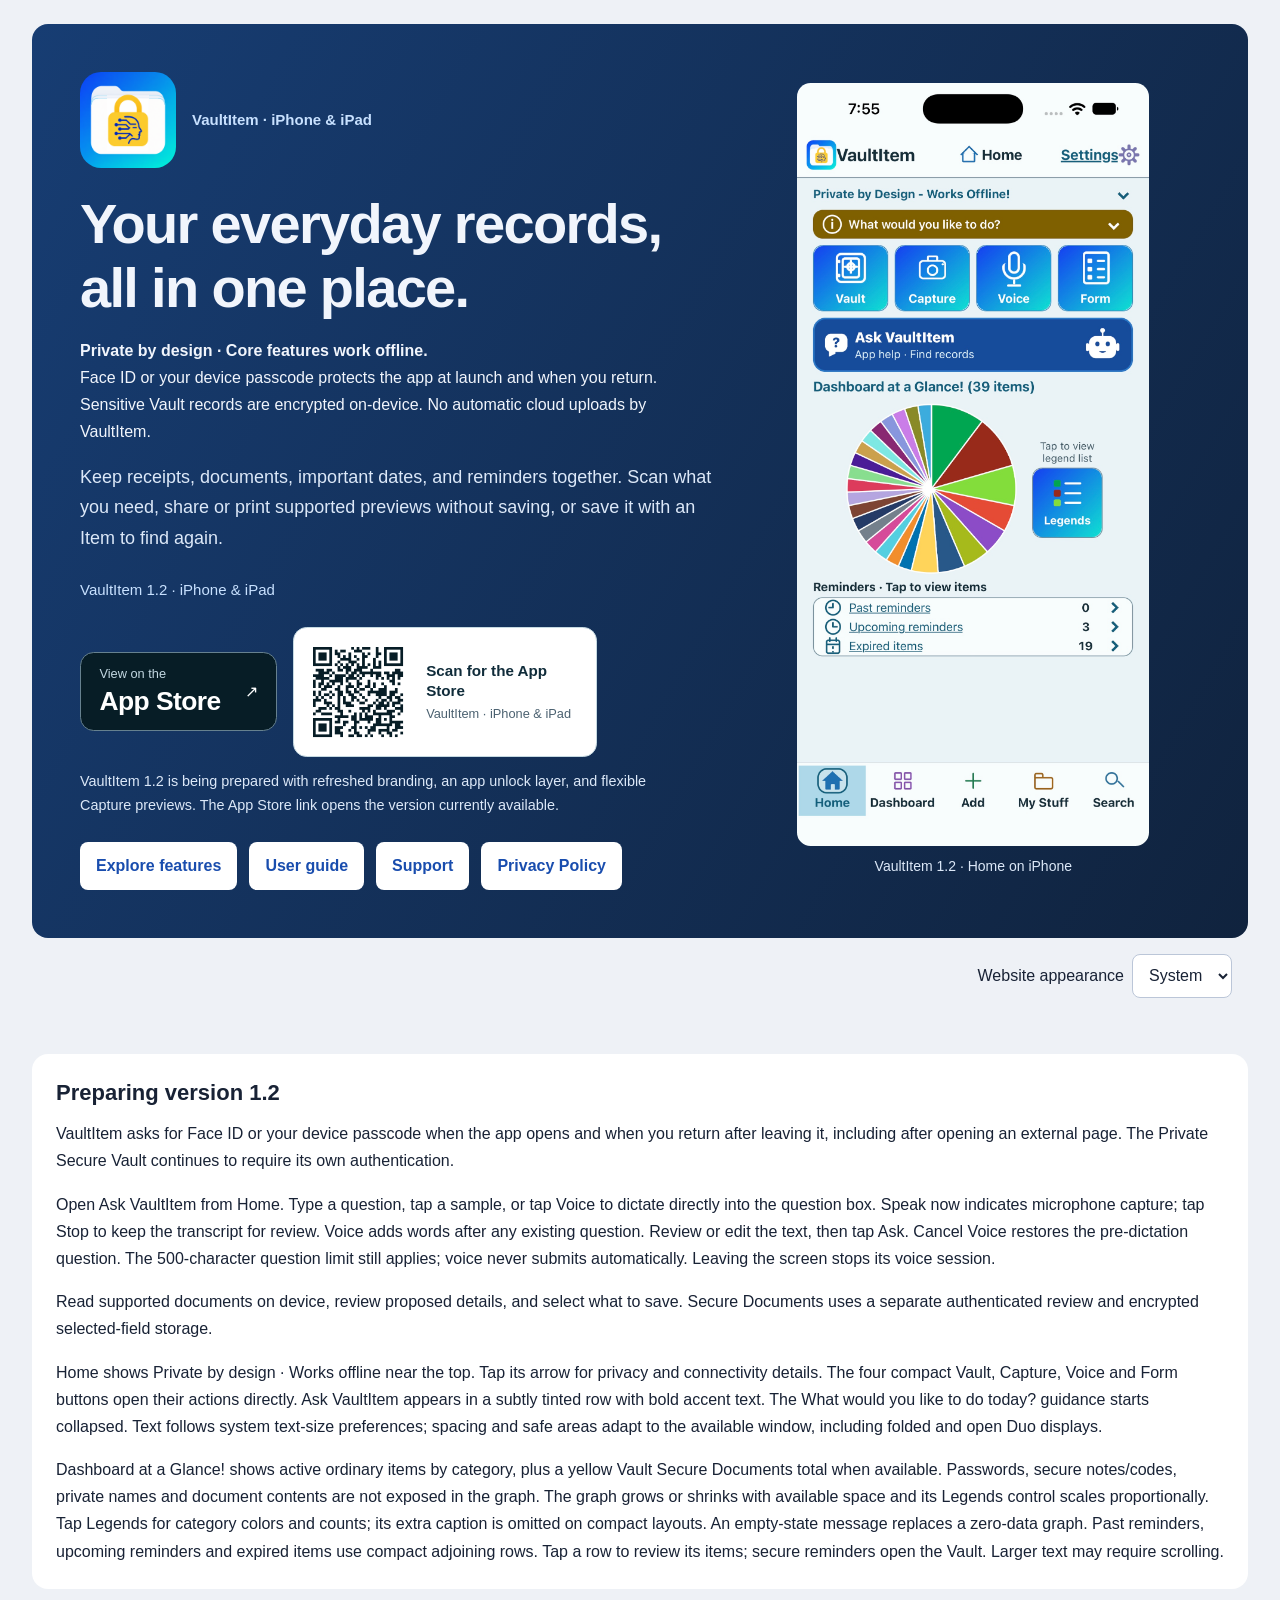
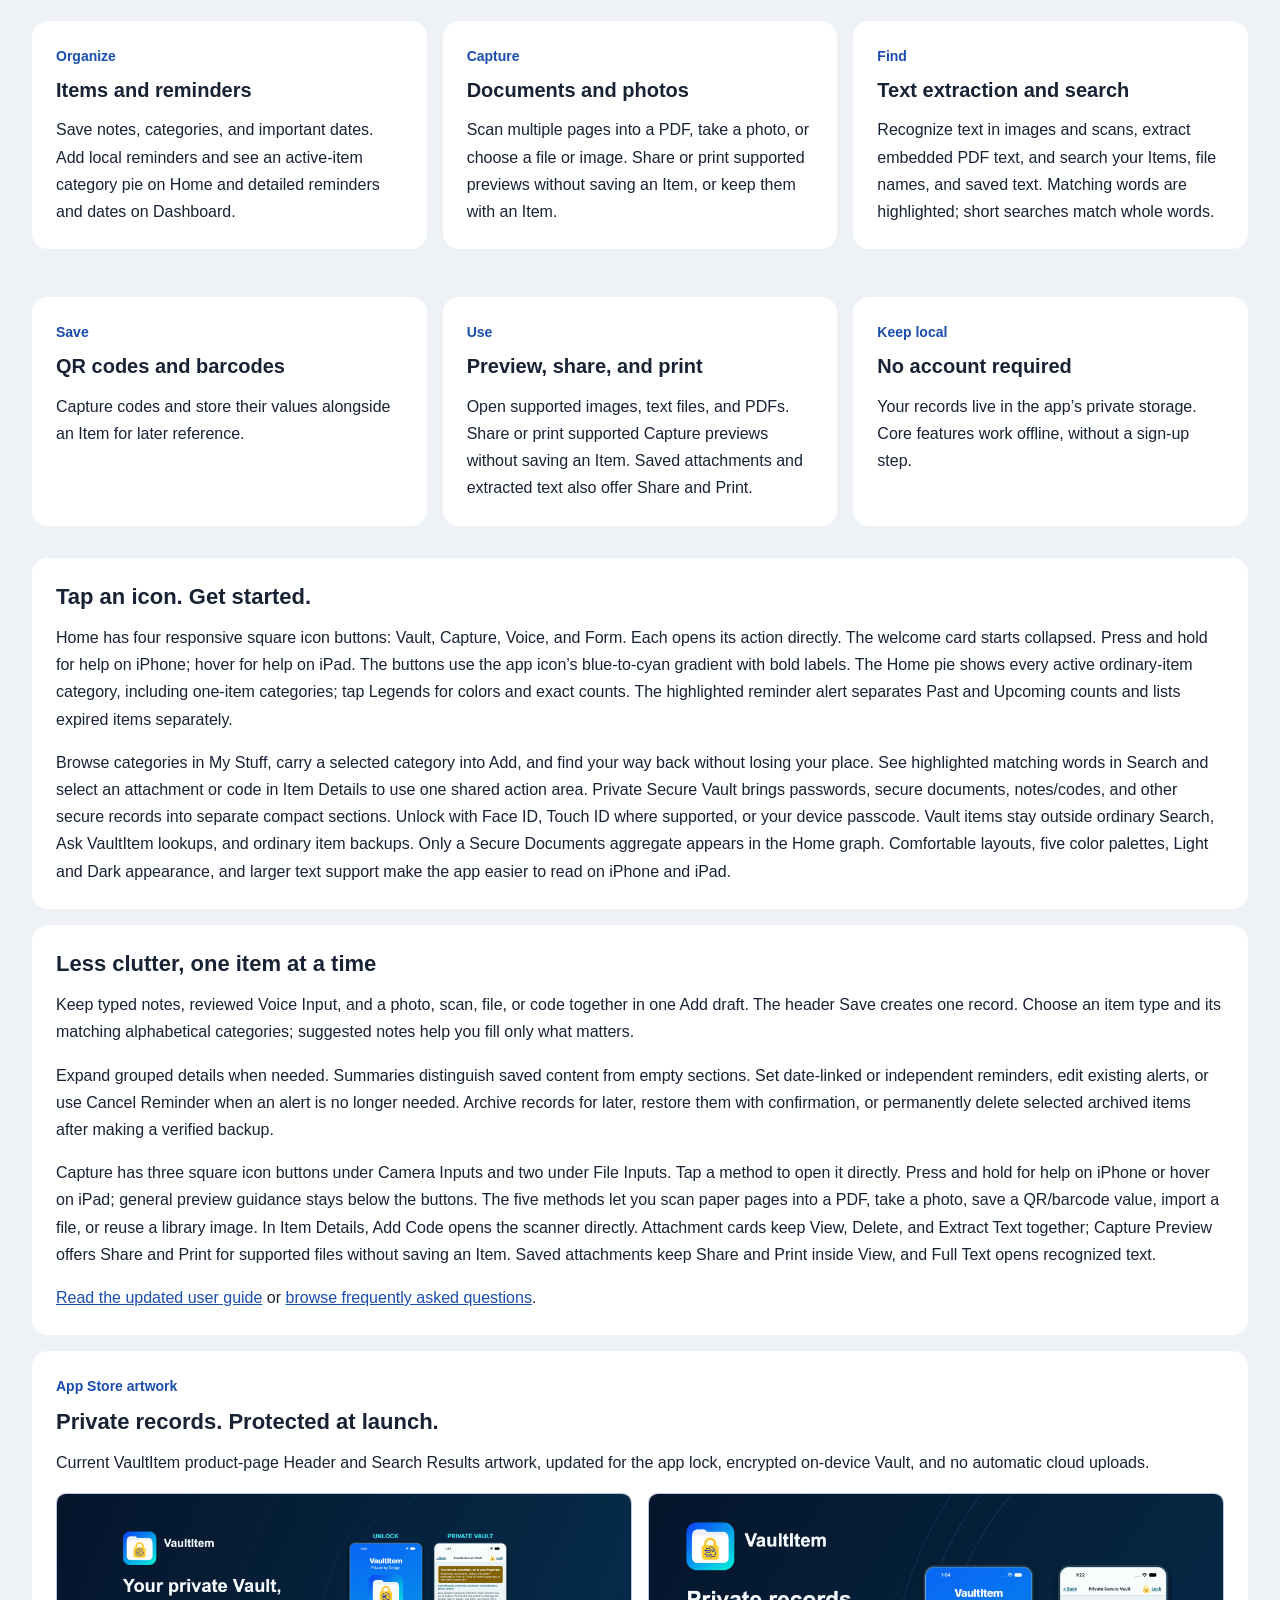
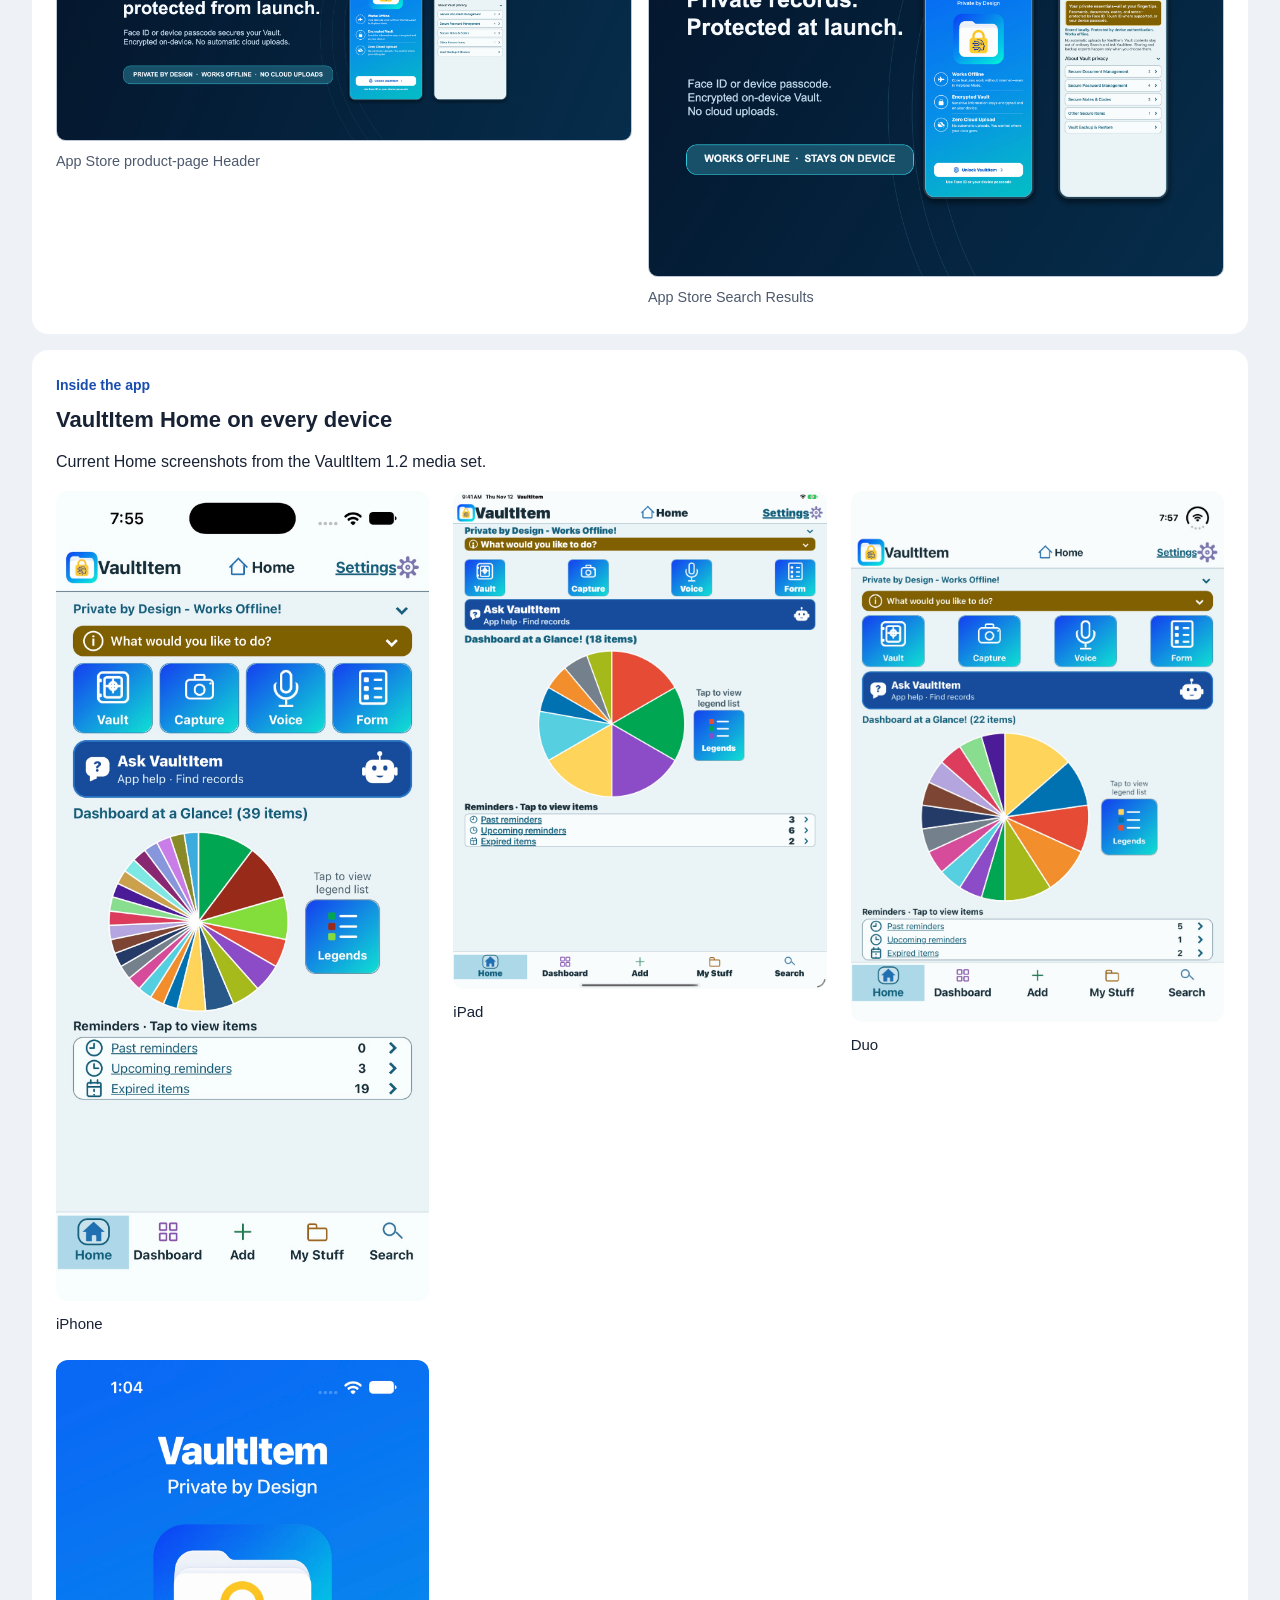
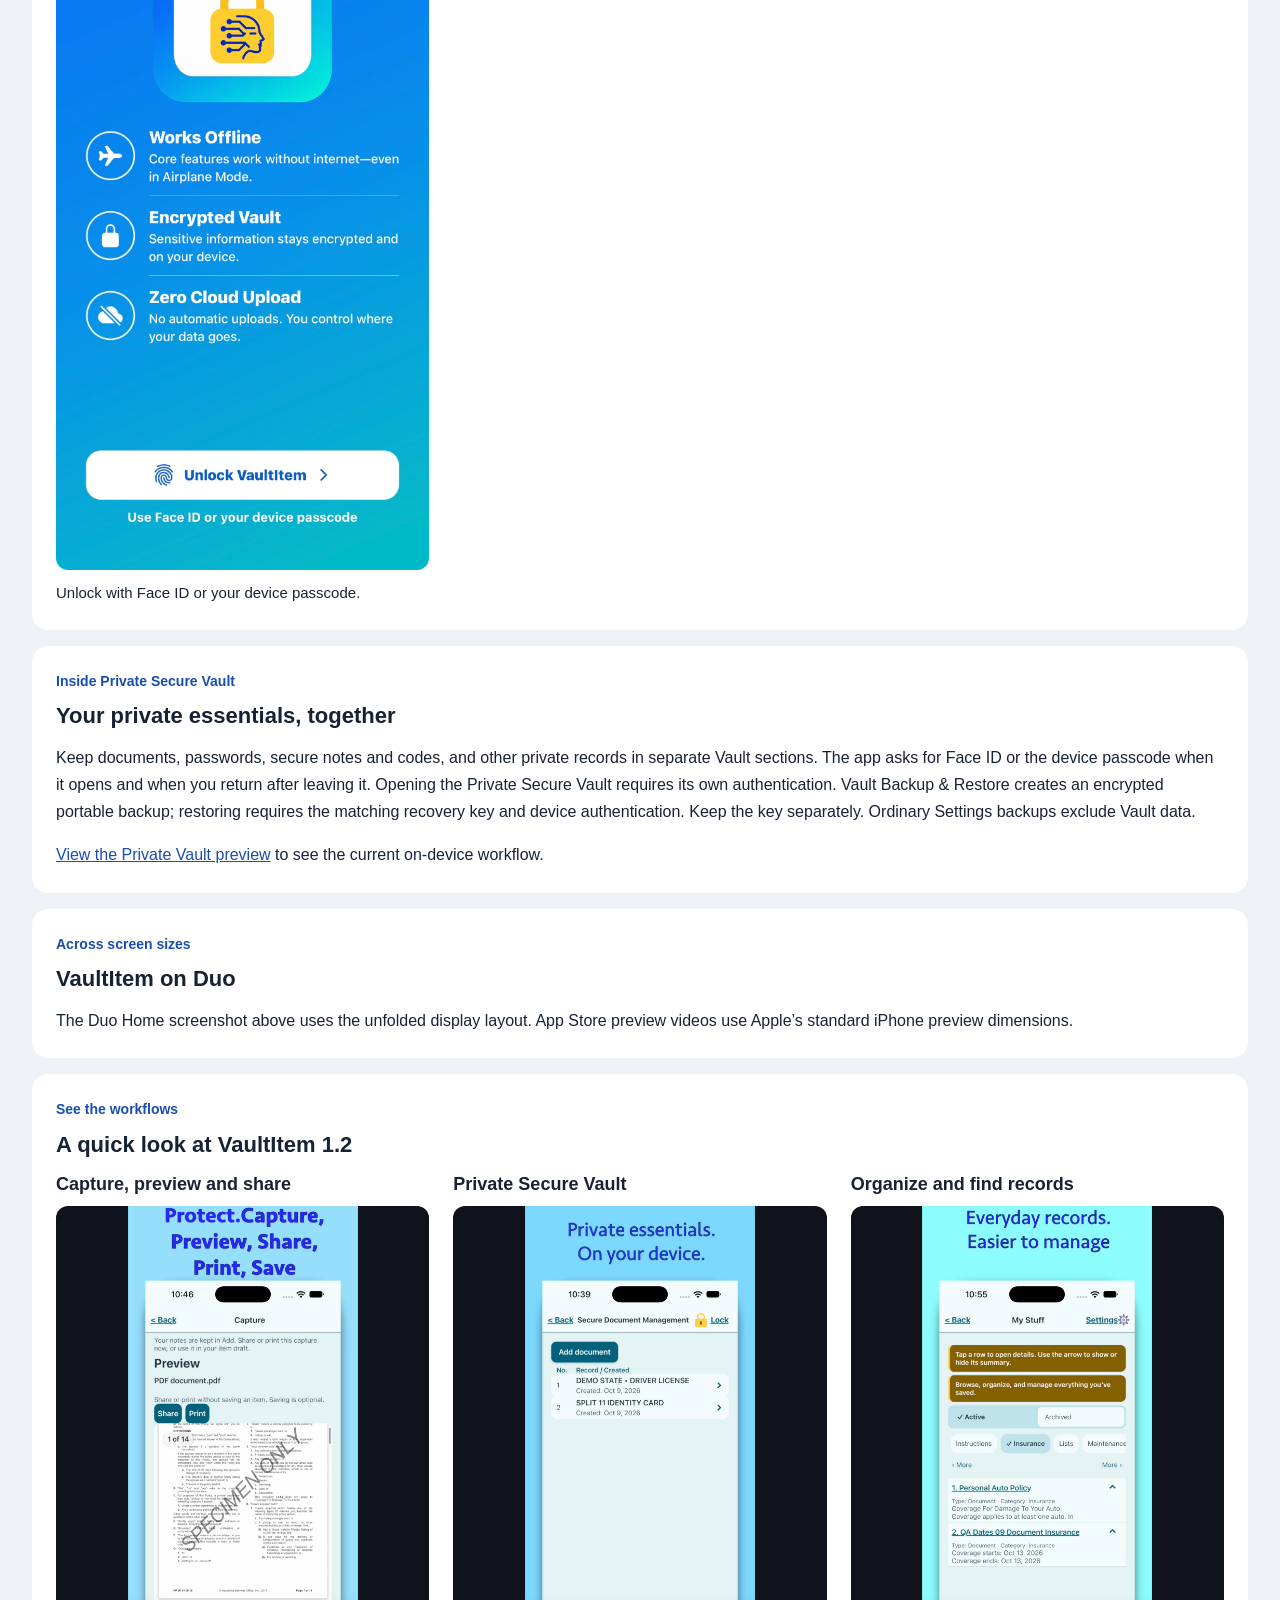
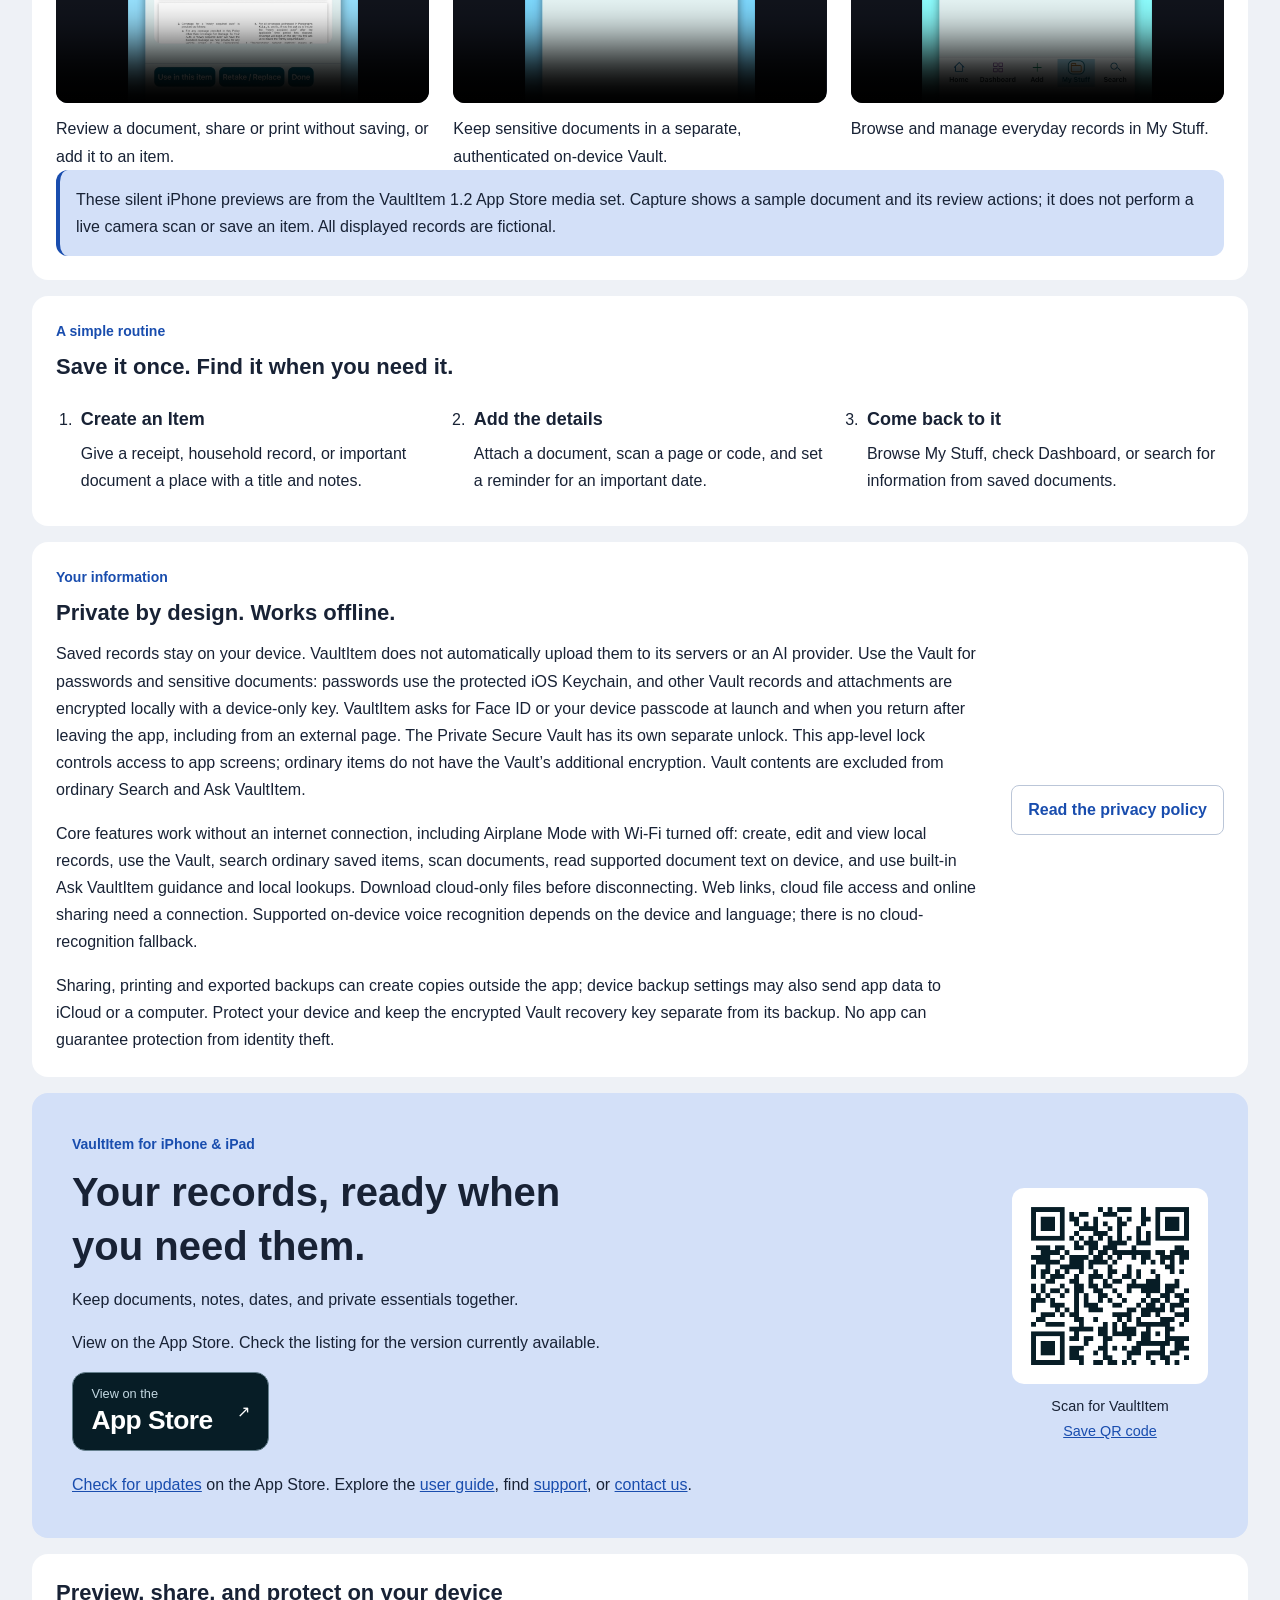
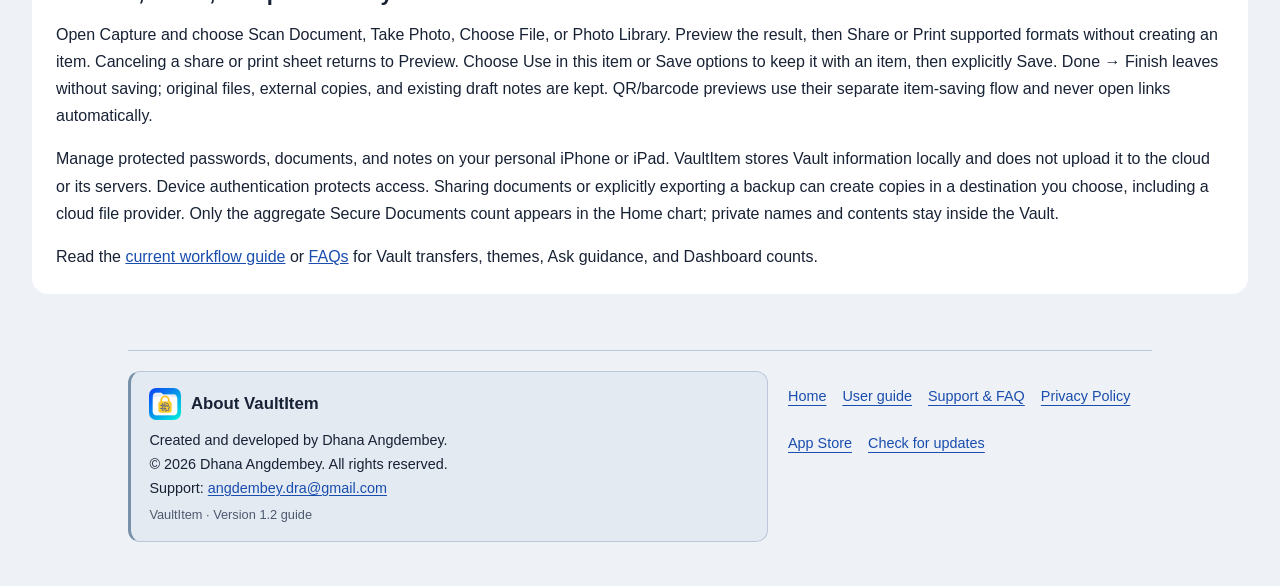
<file: docs/index.html>
<!doctype html>
<html lang="en">
<head>
<meta charset="utf-8">
<meta name="viewport" content="width=device-width, initial-scale=1">
<title>VaultItem — Documents, items and reminders</title>
<meta name="description" content="VaultItem keeps everyday records on your iPhone or iPad. Face ID or your device passcode protects app access; sensitive Vault records are encrypted on-device. Core features work offline. No automatic cloud uploads.">
<link rel="icon" type="image/png" sizes="32x32" href="assets/favicon-32.png">
<link rel="apple-touch-icon" sizes="180x180" href="assets/apple-touch-icon.png">
<meta property="og:image" content="https://angdembey.github.io/vaultitem-site/assets/app-icon.png">
<meta property="og:image:width" content="1024">
<meta property="og:image:height" content="1024">
<meta property="og:image:alt" content="VaultItem app icon: organizer cards and a checkmark on blue">
<meta name="twitter:card" content="summary">
<meta name="twitter:image" content="https://angdembey.github.io/vaultitem-site/assets/app-icon.png">
<script src="appearance.js"></script>
<link rel="stylesheet" href="styles.css?v=vaultitem-1.2-security">
<meta property="og:title" content="VaultItem">
<meta property="og:description" content="Your records, protected from launch. Face ID or device passcode, encrypted on-device Vault, and no automatic cloud uploads.">
</head>
<body>
<a class="skip" href="#content">Skip to content</a>
<div class="page marketing-page">
<header class="marketing-hero">
<div class="hero-copy"><div class="hero-brand"><img class="app-icon hero-icon" src="assets/app-icon.png" width="96" height="96" alt=""><p class="eyebrow">VaultItem · iPhone &amp; iPad</p></div><h1>Your everyday records,<br>all in one place.</h1><p><strong>Private by design · Core features work offline.</strong><br>Face ID or your device passcode protects the app at launch and when you return. Sensitive Vault records are encrypted on-device. No automatic cloud uploads by VaultItem.</p><p class="summary">Keep receipts, documents, important dates, and reminders together. Scan what you need, share or print supported previews without saving, or save it with an Item to find again.</p><p class="release-label">VaultItem 1.2 · iPhone &amp; iPad</p><div class="store-hero"><div class="store-actions"><a class="store-link" href="https://apps.apple.com/app/id6818905932" aria-describedby="app-store-status"><span><small>View on the</small><strong>App Store</strong></span><span aria-hidden="true">↗</span></a><a class="store-qr-mini" href="https://apps.apple.com/app/id6818905932" aria-describedby="app-store-status"><img src="assets/app-store-qr.png" width="492" height="492" alt="QR code for VaultItem on the App Store"><span><strong>Scan for the App Store</strong><small>VaultItem · iPhone &amp; iPad</small></span></a></div><p id="app-store-status" class="store-status">VaultItem 1.2 is being prepared with refreshed branding, an app unlock layer, and flexible Capture previews. The App Store link opens the version currently available.</p></div><nav aria-label="Main navigation"><a href="#features">Explore features</a><a href="guide/">User guide</a><a href="support/">Support</a><a href="privacy/">Privacy Policy</a></nav></div>
<aside class="hero-screen"><img src="assets/media/home-iphone.jpg?v=1.2" width="1179" height="2556" alt="VaultItem Home screen on iPhone"><p>VaultItem 1.2 · Home on iPhone</p></aside>
</header>
<div class="appearance-control"><label for="site-appearance">Website appearance</label><select id="site-appearance"><option value="system">System</option><option value="light">Light</option><option value="dark">Dark</option></select></div>
<main id="content">
<section id="new-in-11"><h2>Preparing version 1.2</h2><p>VaultItem asks for Face ID or your device passcode when the app opens and when you return after leaving it, including after opening an external page. The Private Secure Vault continues to require its own authentication.</p><p>Open Ask VaultItem from Home. Type a question, tap a sample, or tap Voice to dictate directly into the question box. Speak now indicates microphone capture; tap Stop to keep the transcript for review. Voice adds words after any existing question. Review or edit the text, then tap Ask. Cancel Voice restores the pre-dictation question. The 500-character question limit still applies; voice never submits automatically. Leaving the screen stops its voice session.</p><p>Read supported documents on device, review proposed details, and select what to save. Secure Documents uses a separate authenticated review and encrypted selected-field storage.</p><p>Home shows Private by design · Works offline near the top. Tap its arrow for privacy and connectivity details. The four compact Vault, Capture, Voice and Form buttons open their actions directly. Ask VaultItem appears in a subtly tinted row with bold accent text. The What would you like to do today? guidance starts collapsed. Text follows system text-size preferences; spacing and safe areas adapt to the available window, including folded and open Duo displays.</p><p>Dashboard at a Glance! shows active ordinary items by category, plus a yellow Vault Secure Documents total when available. Passwords, secure notes/codes, private names and document contents are not exposed in the graph. The graph grows or shrinks with available space and its Legends control scales proportionally. Tap Legends for category colors and counts; its extra caption is omitted on compact layouts. An empty-state message replaces a zero-data graph. Past reminders, upcoming reminders and expired items use compact adjoining rows. Tap a row to review its items; secure reminders open the Vault. Larger text may require scrolling.</p></section><section class="feature-grid" id="features" aria-label="VaultItem features">
<article><p class="feature-label">Organize</p><h2>Items and reminders</h2><p>Save notes, categories, and important dates. Add local reminders and see an active-item category pie on Home and detailed reminders and dates on Dashboard.</p></article>
<article><p class="feature-label">Capture</p><h2>Documents and photos</h2><p>Scan multiple pages into a PDF, take a photo, or choose a file or image. Share or print supported previews without saving an Item, or keep them with an Item.</p></article>
<article><p class="feature-label">Find</p><h2>Text extraction and search</h2><p>Recognize text in images and scans, extract embedded PDF text, and search your Items, file names, and saved text. Matching words are highlighted; short searches match whole words.</p></article>
<article><p class="feature-label">Save</p><h2>QR codes and barcodes</h2><p>Capture codes and store their values alongside an Item for later reference.</p></article>
<article><p class="feature-label">Use</p><h2>Preview, share, and print</h2><p>Open supported images, text files, and PDFs. Share or print supported Capture previews without saving an Item. Saved attachments and extracted text also offer Share and Print.</p></article>
<article><p class="feature-label">Keep local</p><h2>No account required</h2><p>Your records live in the app’s private storage. Core features work offline, without a sign-up step.</p></article>
</section>
<section><h2>Tap an icon. Get started.</h2><p>Home has four responsive square icon buttons: Vault, Capture, Voice, and Form. Each opens its action directly. The welcome card starts collapsed. Press and hold for help on iPhone; hover for help on iPad. The buttons use the app icon’s blue-to-cyan gradient with bold labels. The Home pie shows every active ordinary-item category, including one-item categories; tap Legends for colors and exact counts. The highlighted reminder alert separates Past and Upcoming counts and lists expired items separately.</p><p>Browse categories in My Stuff, carry a selected category into Add, and find your way back without losing your place. See highlighted matching words in Search and select an attachment or code in Item Details to use one shared action area. Private Secure Vault brings passwords, secure documents, notes/codes, and other secure records into separate compact sections. Unlock with Face ID, Touch ID where supported, or your device passcode. Vault items stay outside ordinary Search, Ask VaultItem lookups, and ordinary item backups. Only a Secure Documents aggregate appears in the Home graph. Comfortable layouts, five color palettes, Light and Dark appearance, and larger text support make the app easier to read on iPhone and iPad.</p></section>
<section><h2>Less clutter, one item at a time</h2><p>Keep typed notes, reviewed Voice Input, and a photo, scan, file, or code together in one Add draft. The header Save creates one record. Choose an item type and its matching alphabetical categories; suggested notes help you fill only what matters.</p><p>Expand grouped details when needed. Summaries distinguish saved content from empty sections. Set date-linked or independent reminders, edit existing alerts, or use Cancel Reminder when an alert is no longer needed. Archive records for later, restore them with confirmation, or permanently delete selected archived items after making a verified backup.</p><p>Capture has three square icon buttons under Camera Inputs and two under File Inputs. Tap a method to open it directly. Press and hold for help on iPhone or hover on iPad; general preview guidance stays below the buttons. The five methods let you scan paper pages into a PDF, take a photo, save a QR/barcode value, import a file, or reuse a library image. In Item Details, Add Code opens the scanner directly. Attachment cards keep View, Delete, and Extract Text together; Capture Preview offers Share and Print for supported files without saving an Item. Saved attachments keep Share and Print inside View, and Full Text opens recognized text.</p><p><a href="guide/">Read the updated user guide</a> or <a href="support/">browse frequently asked questions</a>.</p></section><section id="app-store-artwork"><p class="feature-label">App Store artwork</p><h2>Private records. Protected at launch.</h2><p>Current VaultItem product-page Header and Search Results artwork, updated for the app lock, encrypted on-device Vault, and no automatic cloud uploads.</p><div class="creative-grid"><figure><a href="assets/media/product-page-header.png?v=1.2-security"><img src="assets/media/product-page-header.png?v=1.2-security" width="3840" height="1646" loading="lazy" alt="VaultItem App Store product-page Header: private Vault protected from launch, Face ID or device passcode, encrypted on-device, and no cloud uploads."></a><figcaption>App Store product-page Header</figcaption></figure><figure><a href="assets/media/search-results.png?v=1.2-security"><img src="assets/media/search-results.png?v=1.2-security" width="1920" height="1280" loading="lazy" alt="VaultItem App Store Search Results artwork: private records, protected at launch, with an encrypted on-device Vault and no cloud uploads."></a><figcaption>App Store Search Results</figcaption></figure></div></section><section id="screens"><p class="feature-label">Inside the app</p><h2>VaultItem Home on every device</h2><p>Current Home screenshots from the VaultItem 1.2 media set.</p><div class="screenshot-grid"><figure><a href="assets/media/home-iphone.jpg?v=1.2"><img src="assets/media/home-iphone.jpg?v=1.2" width="1179" height="2556" loading="lazy" alt="VaultItem Home screen on iPhone."></a><figcaption>iPhone</figcaption></figure><figure><a href="assets/media/home-ipad.jpg?v=1.2"><img src="assets/media/home-ipad.jpg?v=1.2" width="2064" height="2752" loading="lazy" alt="VaultItem Home screen on iPad."></a><figcaption>iPad</figcaption></figure><figure><a href="assets/media/home-duo.jpg?v=1.2"><img src="assets/media/home-duo.jpg?v=1.2" width="2007" height="2853" loading="lazy" alt="VaultItem Home screen on the unfolded Duo display."></a><figcaption>Duo</figcaption></figure><figure><a href="assets/media/unlock-vaultitem.jpg?v=1.2"><img src="assets/media/unlock-vaultitem.jpg?v=1.2" width="1179" height="2556" loading="lazy" alt="VaultItem unlock screen with Face ID or device-passcode guidance."></a><figcaption>Unlock with Face ID or your device passcode.</figcaption></figure></div></section><section id="vault-features"><p class="feature-label">Inside Private Secure Vault</p><h2>Your private essentials, together</h2><p>Keep documents, passwords, secure notes and codes, and other private records in separate Vault sections. The app asks for Face ID or the device passcode when it opens and when you return after leaving it. Opening the Private Secure Vault requires its own authentication. Vault Backup &amp; Restore creates an encrypted portable backup; restoring requires the matching recovery key and device authentication. Keep the key separately. Ordinary Settings backups exclude Vault data.</p><p><a href="#previews">View the Private Vault preview</a> to see the current on-device workflow.</p></section><section id="duo-media"><p class="feature-label">Across screen sizes</p><h2>VaultItem on Duo</h2><p>The Duo Home screenshot above uses the unfolded display layout. App Store preview videos use Apple’s standard iPhone preview dimensions.</p></section><section id="previews"><p class="feature-label">See the workflows</p><h2>A quick look at VaultItem 1.2</h2><div class="preview-grid"><article><h3>Capture, preview and share</h3><video controls playsinline preload="none" poster="assets/media/preview-capture-poster.jpg?v=1.2" aria-label="VaultItem Capture preview with share and print options"><source src="assets/media/preview-capture.mp4?v=1.2" type="video/mp4"><a href="assets/media/preview-capture.mp4?v=1.2">Download the preview</a></video><p>Review a document, share or print without saving, or add it to an item.</p></article><article><h3>Private Secure Vault</h3><video controls playsinline preload="none" poster="assets/media/preview-vault-poster.jpg?v=1.2" aria-label="VaultItem Private Secure Vault"><source src="assets/media/preview-vault.mp4?v=1.2" type="video/mp4"><a href="assets/media/preview-vault.mp4?v=1.2">Download the preview</a></video><p>Keep sensitive documents in a separate, authenticated on-device Vault.</p></article><article><h3>Organize and find records</h3><video controls playsinline preload="none" poster="assets/media/preview-organize-poster.jpg?v=1.2" aria-label="VaultItem My Stuff everyday records workflow"><source src="assets/media/preview-organize.mp4?v=1.2" type="video/mp4"><a href="assets/media/preview-organize.mp4?v=1.2">Download the preview</a></video><p>Browse and manage everyday records in My Stuff.</p></article></div><p class="hint">These silent iPhone previews are from the VaultItem 1.2 App Store media set. Capture shows a sample document and its review actions; it does not perform a live camera scan or save an item. All displayed records are fictional.</p></section>
<section class="workflow"><p class="feature-label">A simple routine</p><h2>Save it once. Find it when you need it.</h2><ol><li><h3>Create an Item</h3><p>Give a receipt, household record, or important document a place with a title and notes.</p></li><li><h3>Add the details</h3><p>Attach a document, scan a page or code, and set a reminder for an important date.</p></li><li><h3>Come back to it</h3><p>Browse My Stuff, check Dashboard, or search for information from saved documents.</p></li></ol></section>
<section class="privacy-feature"><div><p class="feature-label">Your information</p><h2>Private by design. Works offline.</h2><p>Saved records stay on your device. VaultItem does not automatically upload them to its servers or an AI provider. Use the Vault for passwords and sensitive documents: passwords use the protected iOS Keychain, and other Vault records and attachments are encrypted locally with a device-only key. VaultItem asks for Face ID or your device passcode at launch and when you return after leaving the app, including from an external page. The Private Secure Vault has its own separate unlock. This app-level lock controls access to app screens; ordinary items do not have the Vault’s additional encryption. Vault contents are excluded from ordinary Search and Ask VaultItem.</p><p>Core features work without an internet connection, including Airplane Mode with Wi-Fi turned off: create, edit and view local records, use the Vault, search ordinary saved items, scan documents, read supported document text on device, and use built-in Ask VaultItem guidance and local lookups. Download cloud-only files before disconnecting. Web links, cloud file access and online sharing need a connection. Supported on-device voice recognition depends on the device and language; there is no cloud-recognition fallback.</p><p>Sharing, printing and exported backups can create copies outside the app; device backup settings may also send app data to iCloud or a computer. Protect your device and keep the encrypted Vault recovery key separate from its backup. No app can guarantee protection from identity theft.</p></div><a class="button-link" href="privacy/">Read the privacy policy</a></section>
<section class="release-section store-release" aria-labelledby="store-title"><div><p class="feature-label">VaultItem for iPhone &amp; iPad</p><h2 id="store-title">Your records, ready when you need them.</h2><p>Keep documents, notes, dates, and private essentials together.</p><p id="store-release-status">View on the App Store. Check the listing for the version currently available.</p><a class="store-link" href="https://apps.apple.com/app/id6818905932" aria-describedby="store-release-status"><span><small>View on the</small><strong>App Store</strong></span><span aria-hidden="true">↗</span></a><p class="store-help"><a href="https://apps.apple.com/app/id6818905932">Check for updates</a> on the App Store. Explore the <a href="guide/">user guide</a>, find <a href="support/">support</a>, or <a href="mailto:angdembey.dra@gmail.com?subject=VaultItem">contact us</a>.</p></div><figure class="store-qr-large"><a href="https://apps.apple.com/app/id6818905932" aria-describedby="store-release-status"><img src="assets/app-store-qr.png" width="492" height="492" loading="lazy" alt="Scan to open VaultItem’s App Store listing"></a><figcaption>Scan for VaultItem<br><a href="assets/app-store-qr.png" download="VaultItem-App-Store-QR.png">Save QR code</a></figcaption></figure></section>
<section id="latest-guidance"><h2>Preview, share, and protect on your device</h2><p>Open Capture and choose Scan Document, Take Photo, Choose File, or Photo Library. Preview the result, then Share or Print supported formats without creating an item. Canceling a share or print sheet returns to Preview. Choose Use in this item or Save options to keep it with an item, then explicitly Save. Done → Finish leaves without saving; original files, external copies, and existing draft notes are kept. QR/barcode previews use their separate item-saving flow and never open links automatically.</p><p>Manage protected passwords, documents, and notes on your personal iPhone or iPad. VaultItem stores Vault information locally and does not upload it to the cloud or its servers. Device authentication protects access. Sharing documents or explicitly exporting a backup can create copies in a destination you choose, including a cloud file provider. Only the aggregate Secure Documents count appears in the Home chart; private names and contents stay inside the Vault.</p><p>Read the <a href="guide/#latest-guidance">current workflow guide</a> or <a href="support/#latest-guidance">FAQs</a> for Vault transfers, themes, Ask guidance, and Dashboard counts.</p></section>
</main>
<footer class="site-footer"><div class="about-card" aria-labelledby="about-title"><div class="about-heading"><img src="assets/app-icon.png" width="32" height="32" alt=""><h2 id="about-title">About VaultItem</h2></div><div class="about-details"><p>Created and developed by Dhana Angdembey.</p><p>© 2026 Dhana Angdembey. All rights reserved.</p><p>Support: <a href="mailto:angdembey.dra@gmail.com">angdembey.dra@gmail.com</a></p><p class="about-version">VaultItem · Version 1.2 guide</p></div></div><nav class="footer-links" aria-label="Footer navigation"><a href="./">Home</a><a href="guide/">User guide</a><a href="support/">Support &amp; FAQ</a><a href="privacy/">Privacy Policy</a><a href="https://apps.apple.com/app/id6818905932">App Store</a><a href="https://apps.apple.com/app/id6818905932">Check for updates</a></nav></footer>
</div>
</body>
</html>
</file>
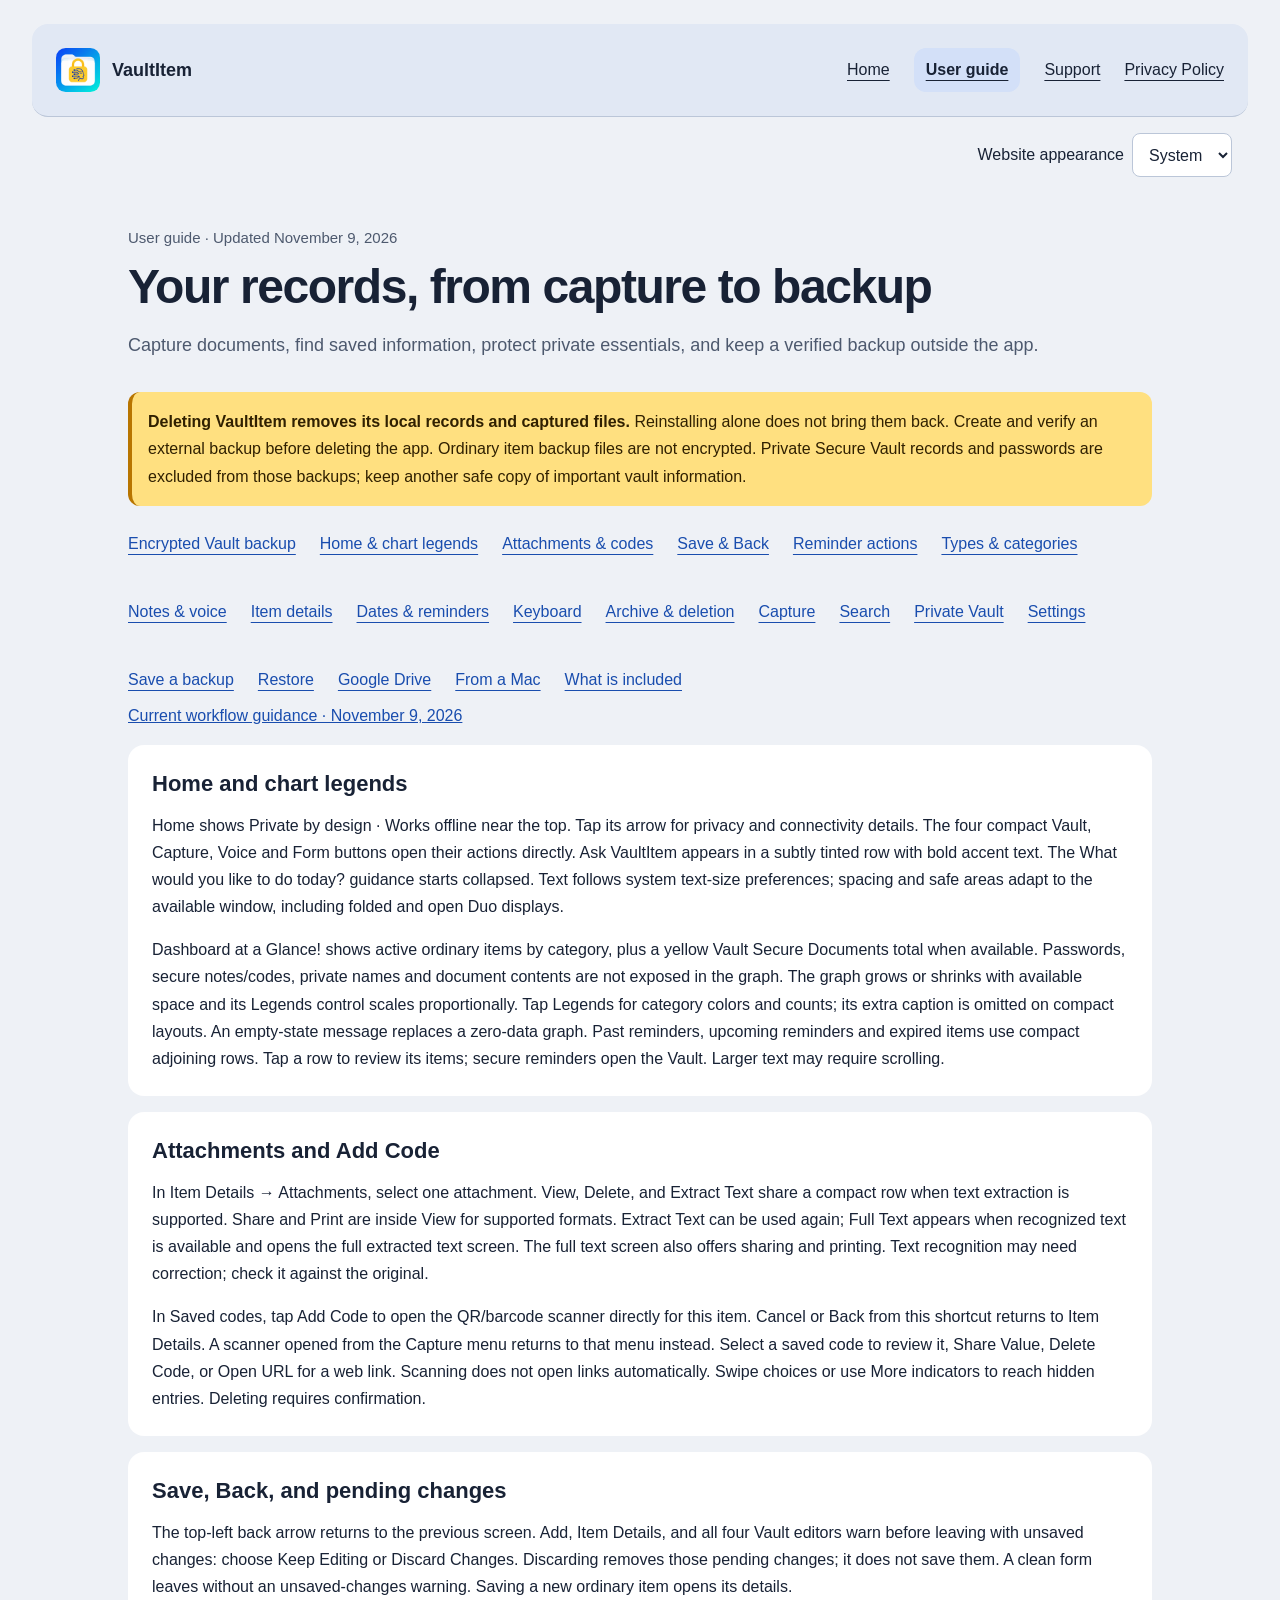
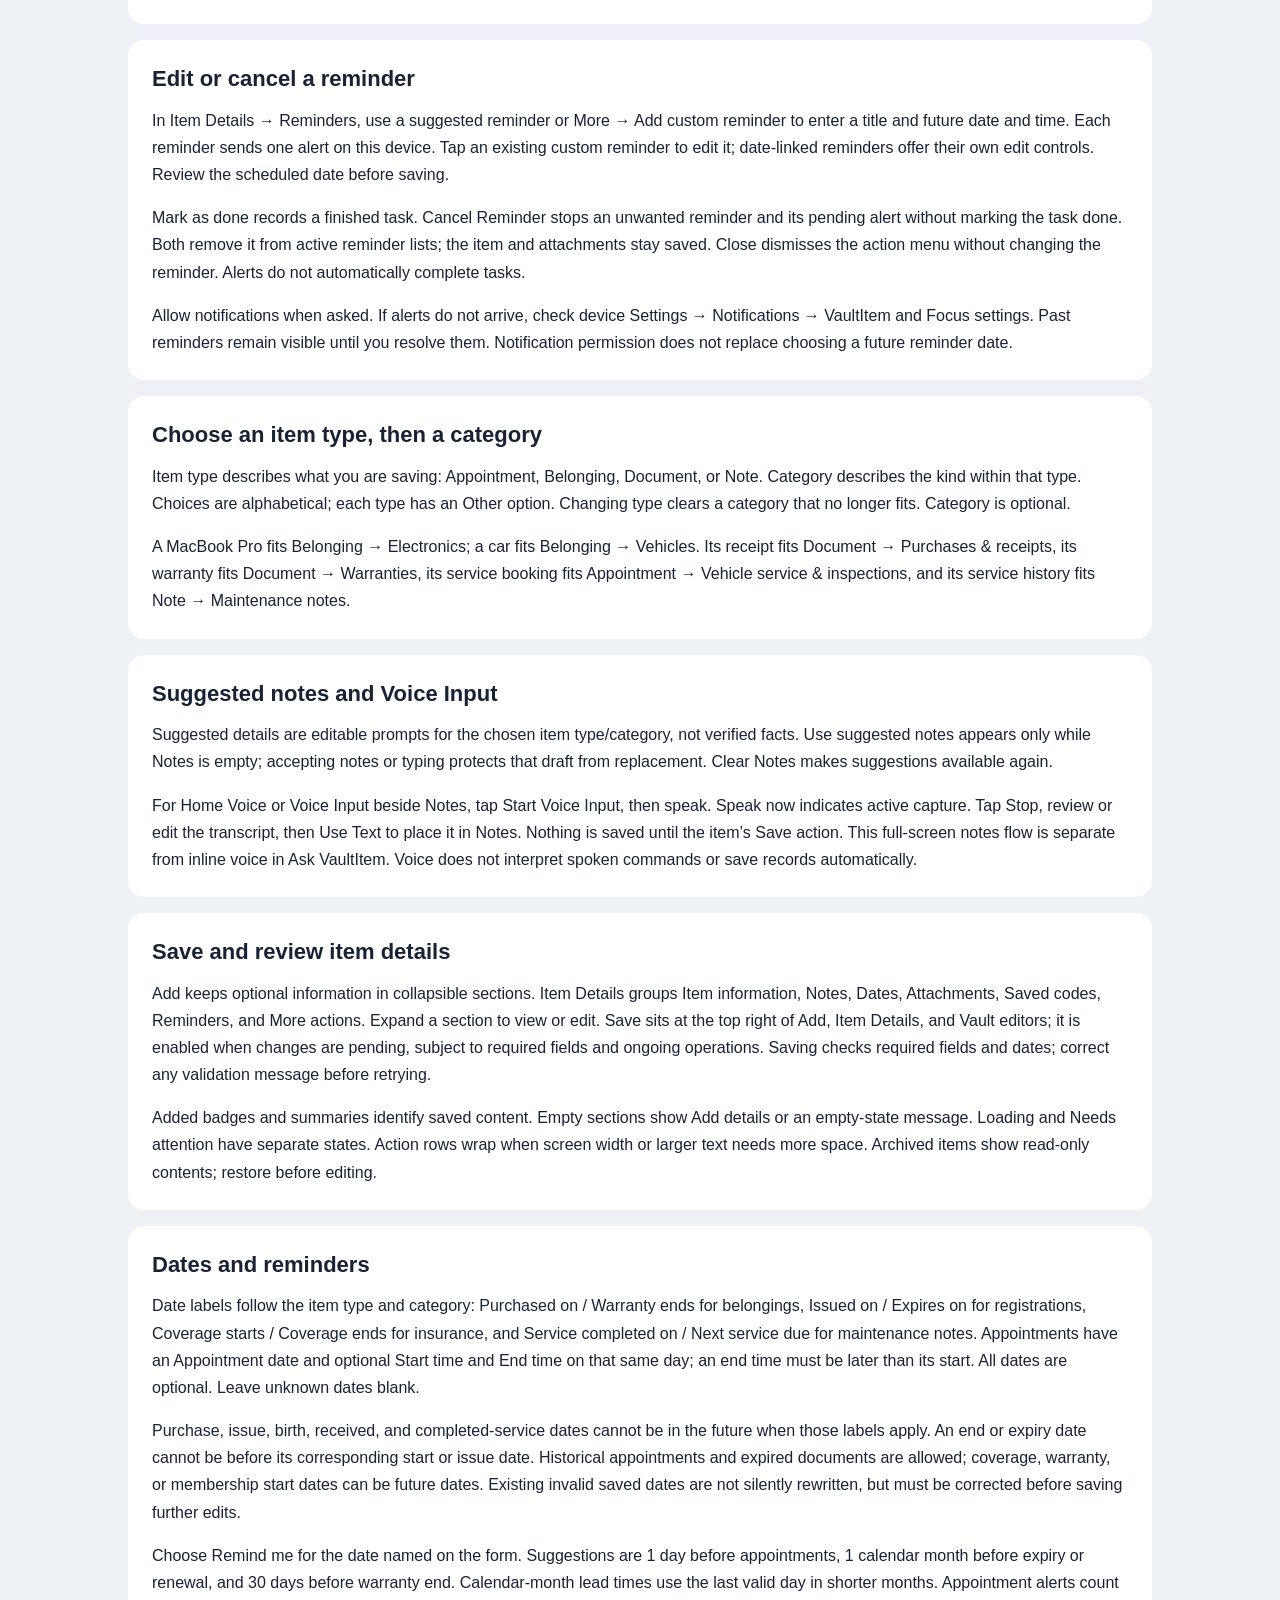
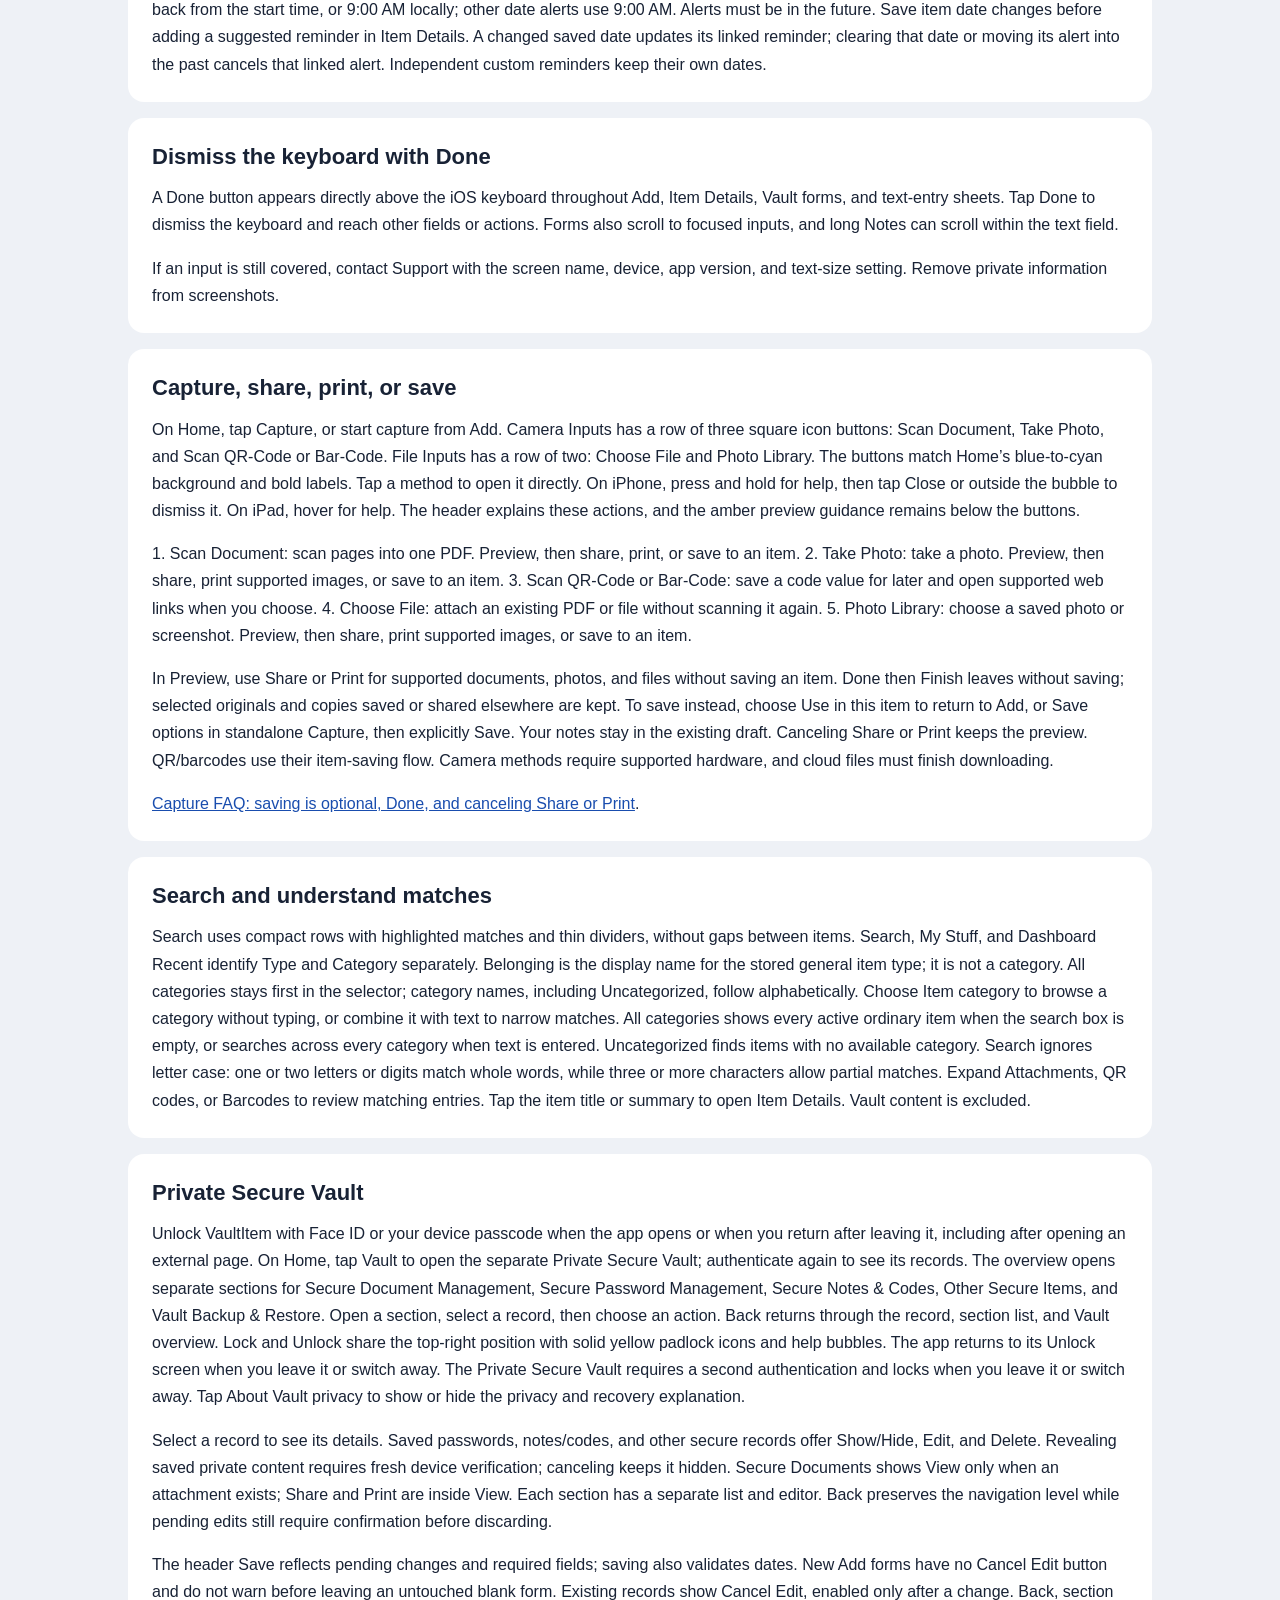
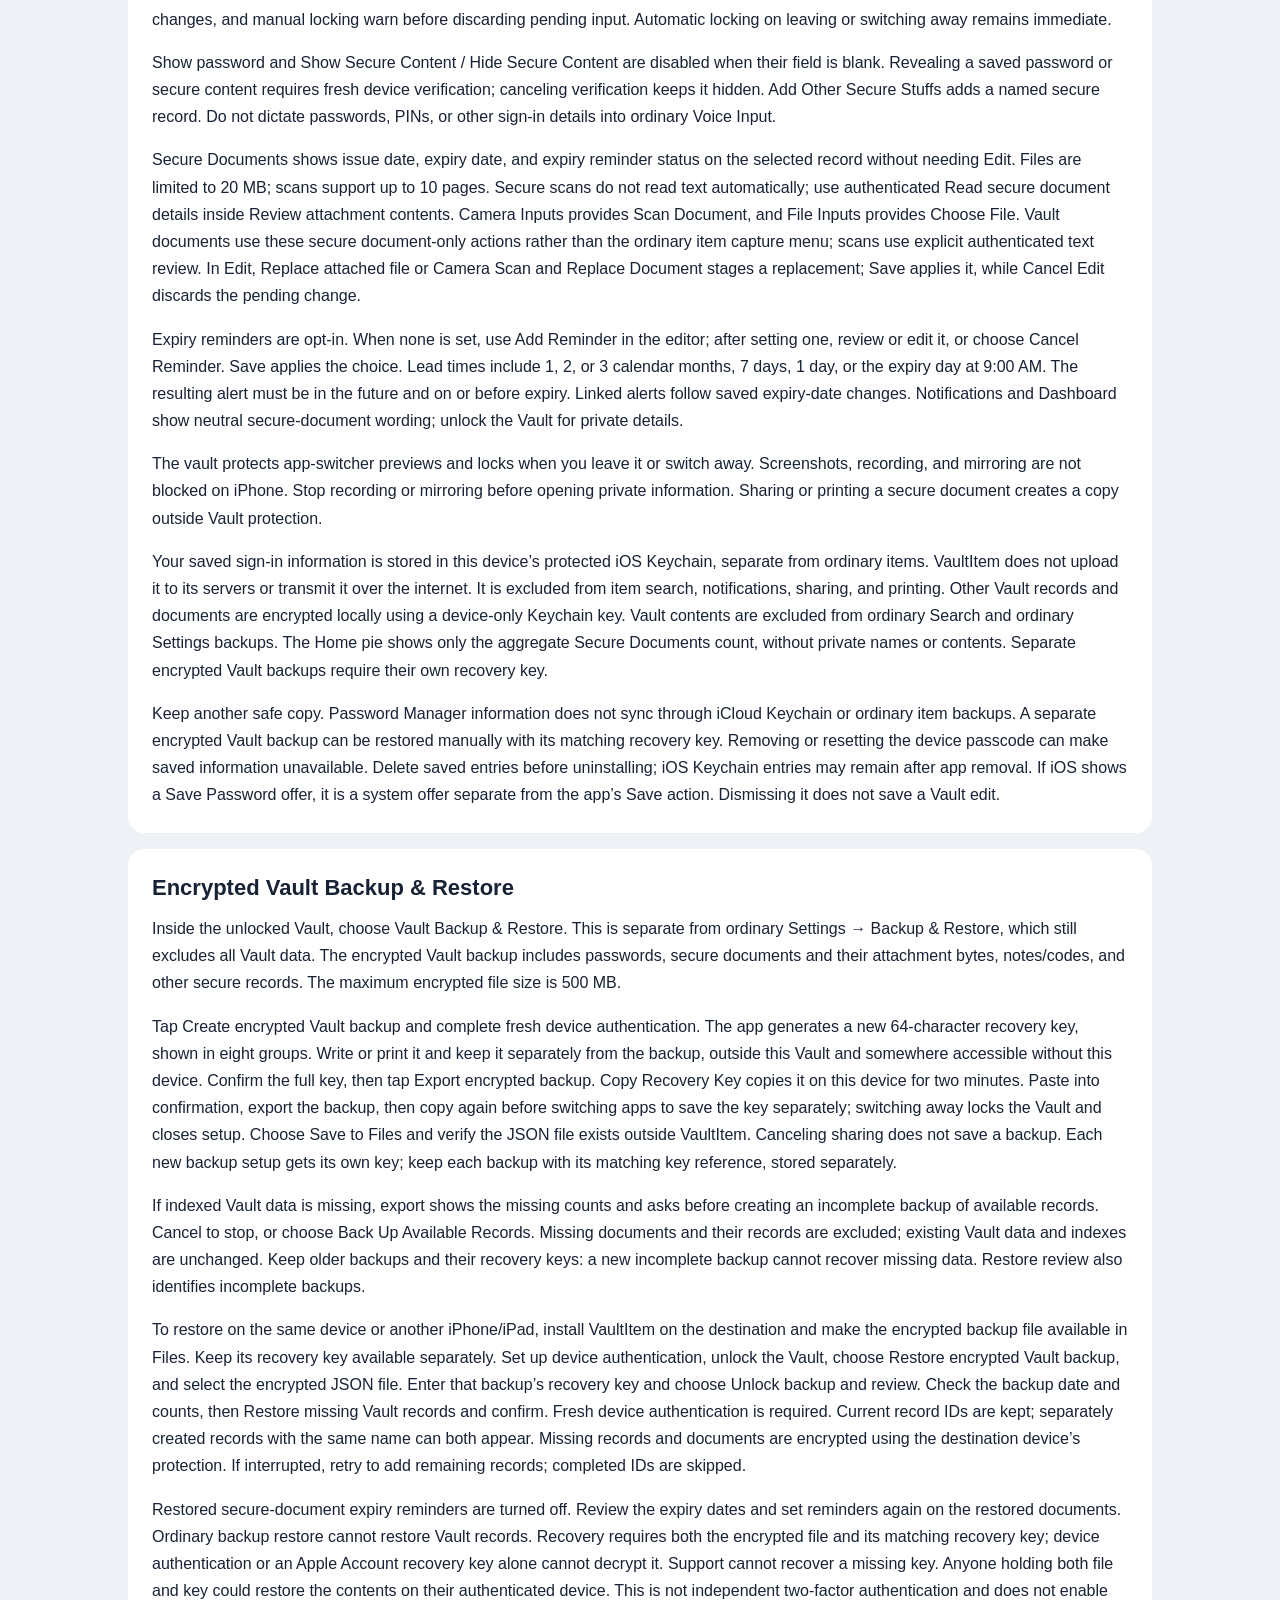
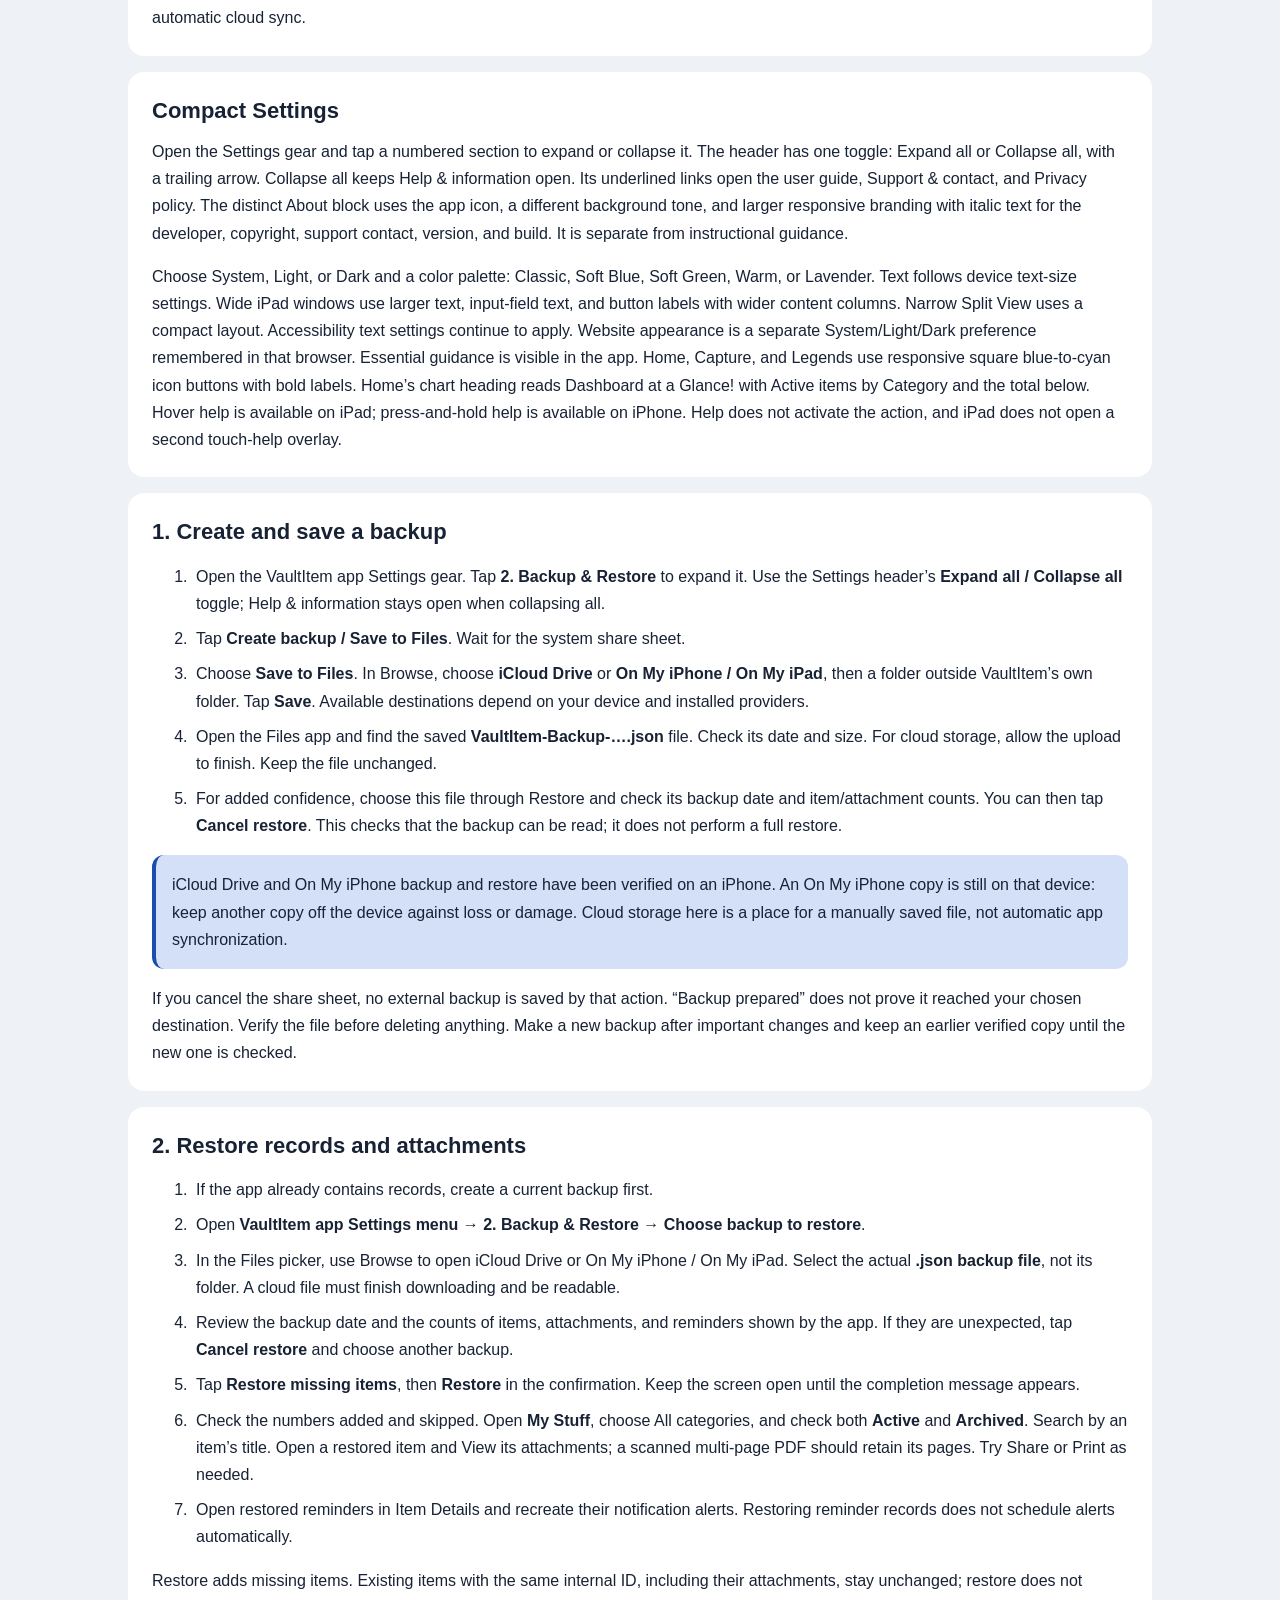
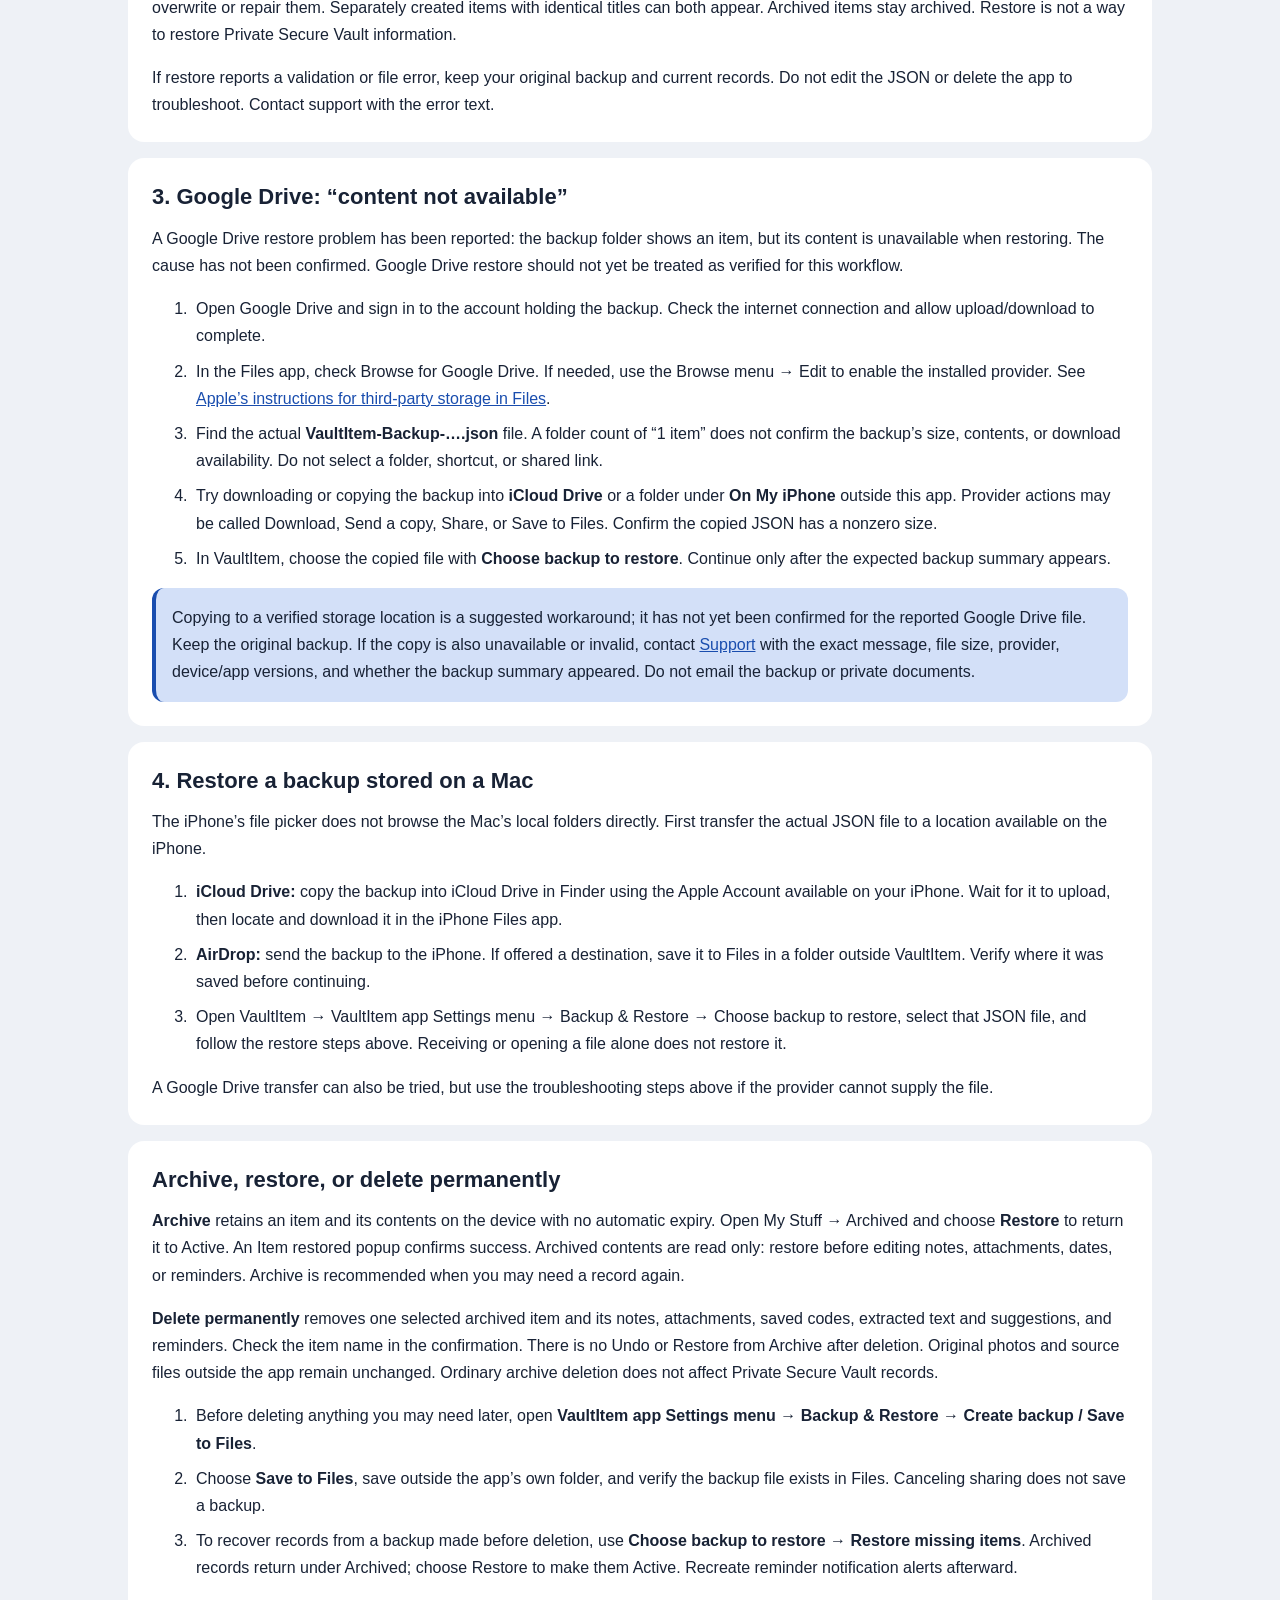
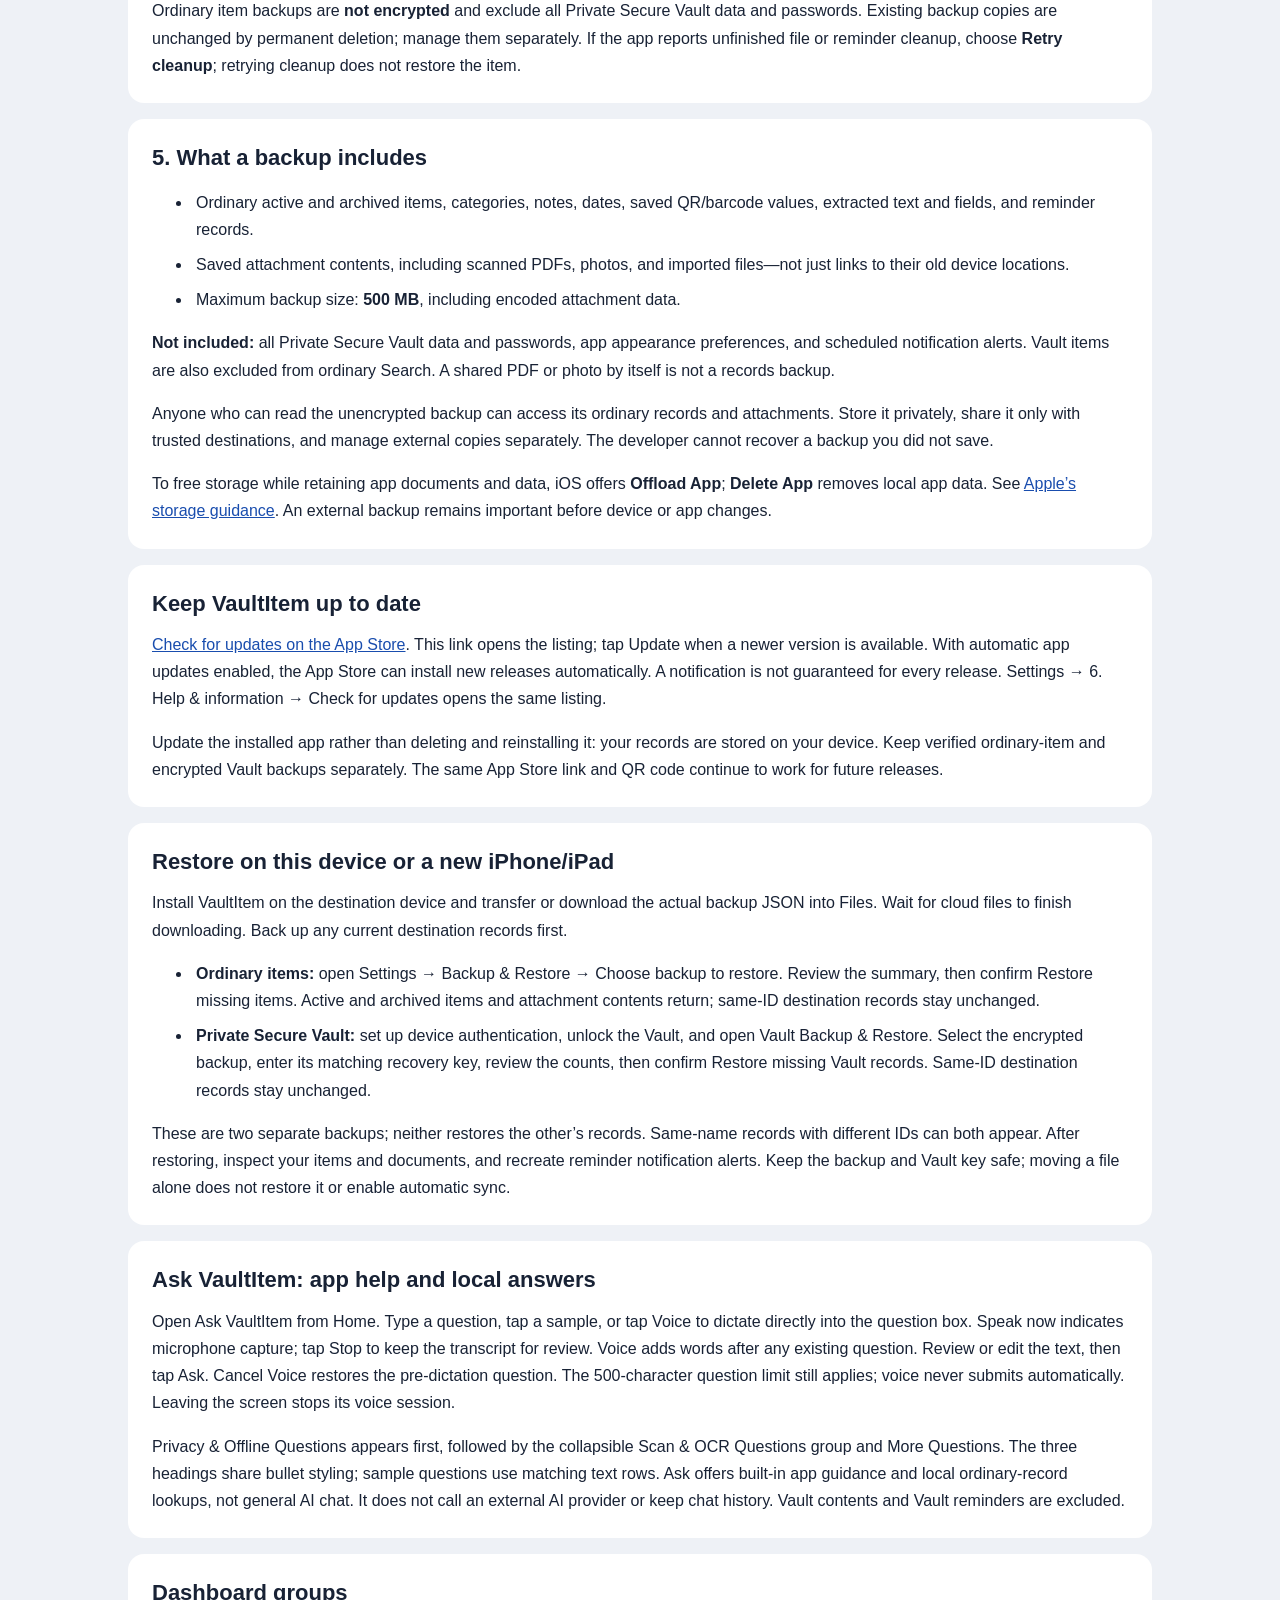
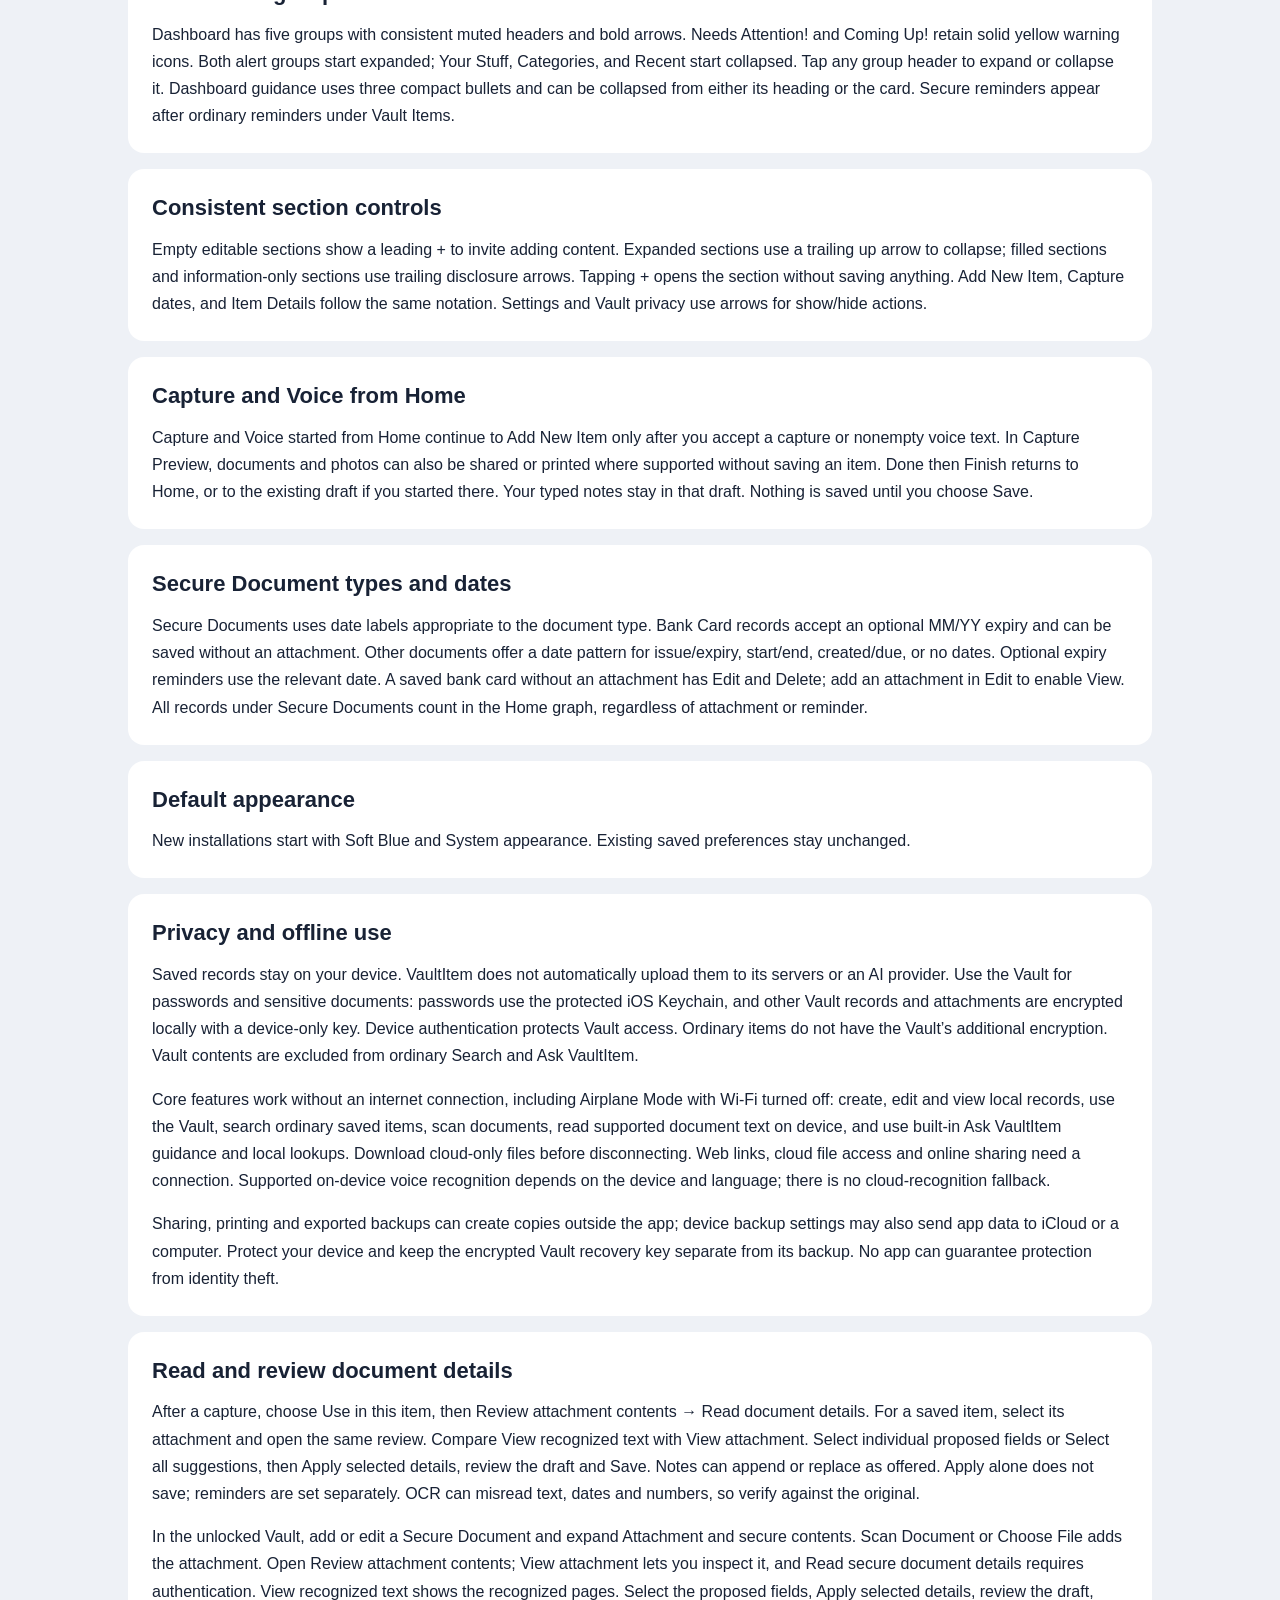
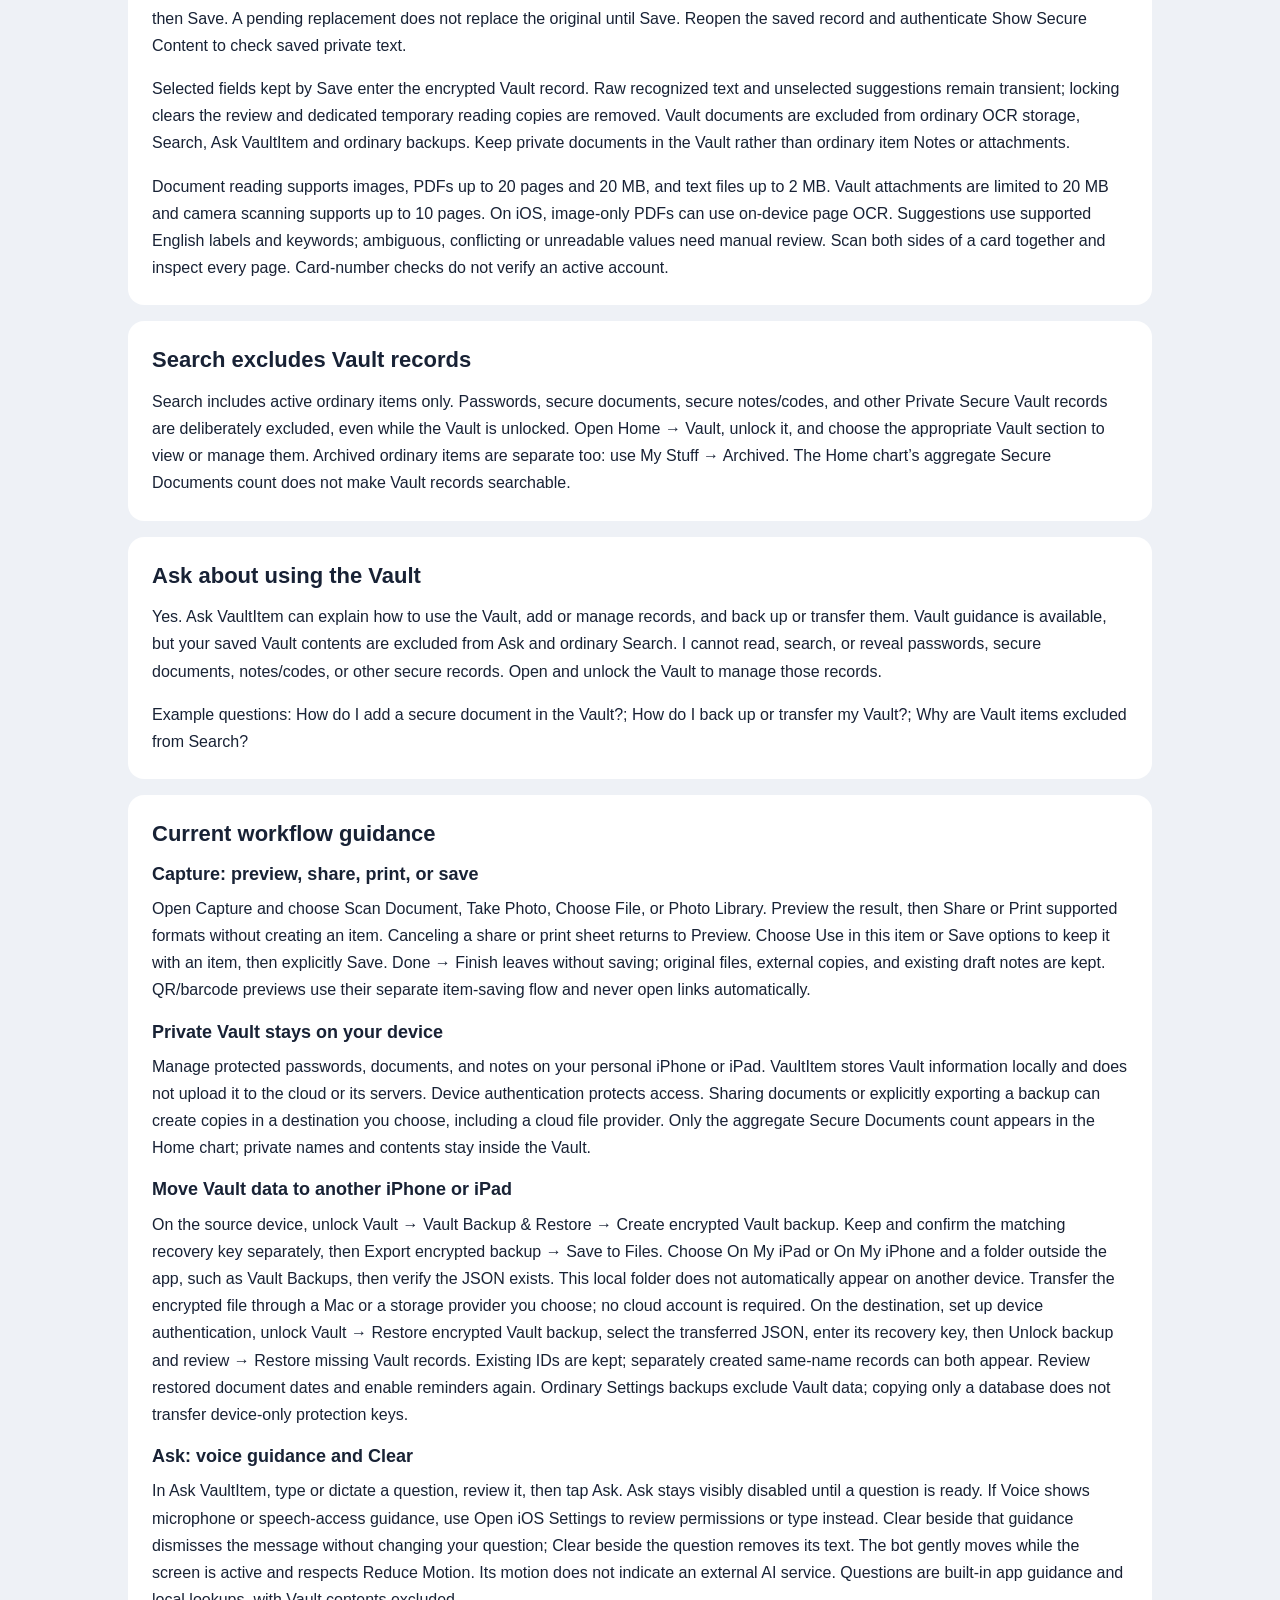
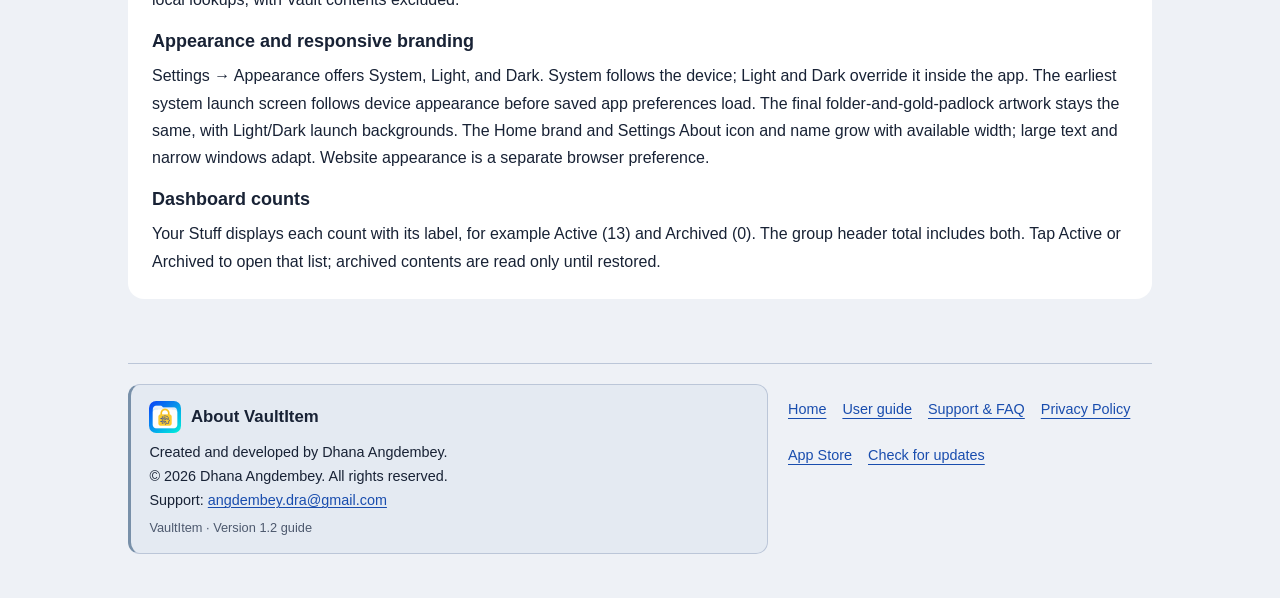
<file: docs/guide/index.html>
<!doctype html>
<html lang="en">
<head>
<meta charset="utf-8">
<meta name="viewport" content="width=device-width, initial-scale=1">
<title>User guide — VaultItem</title>
<meta name="description" content="Capture, find, protect, back up, and restore records in VaultItem.">
<link rel="icon" type="image/png" sizes="32x32" href="../assets/favicon-32.png">
<link rel="apple-touch-icon" sizes="180x180" href="../assets/apple-touch-icon.png">
<meta property="og:image" content="https://angdembey.github.io/vaultitem-site/assets/app-icon.png">
<meta property="og:image:width" content="1024">
<meta property="og:image:height" content="1024">
<meta property="og:image:alt" content="VaultItem app icon: organizer cards and a checkmark on blue">
<meta name="twitter:card" content="summary">
<meta name="twitter:image" content="https://angdembey.github.io/vaultitem-site/assets/app-icon.png">
<script src="../appearance.js"></script>
<link rel="stylesheet" href="../styles.css?v=release110-20261023">
</head>
<body>
<a class="skip" href="#content">Skip to content</a>
<div class="page"><header><div class="wrap"><a class="brand" href="../"><img class="app-icon" src="../assets/app-icon.png" width="44" height="44" alt=""><span>VaultItem</span></a><nav aria-label="Main navigation"><a href="../">Home</a><a href="../guide/" aria-current="page">User guide</a><a href="../support/">Support</a><a href="../privacy/">Privacy Policy</a></nav></div></header>
<div class="appearance-control"><label for="site-appearance">Website appearance</label><select id="site-appearance"><option value="system">System</option><option value="light">Light</option><option value="dark">Dark</option></select></div>
<main id="content" class="wrap"><p class="eyebrow">User guide · Updated November 9, 2026</p><h1>Your records, from capture to backup</h1><p class="intro">Capture documents, find saved information, protect private essentials, and keep a verified backup outside the app.</p>
<p class="warning"><strong>Deleting VaultItem removes its local records and captured files.</strong> Reinstalling alone does not bring them back. Create and verify an external backup before deleting the app. Ordinary item backup files are not encrypted. Private Secure Vault records and passwords are excluded from those backups; keep another safe copy of important vault information.</p>
<nav aria-label="Guide sections"><a href="#vault-backup">Encrypted Vault backup</a><a href="#home">Home &amp; chart legends</a><a href="#attachments">Attachments &amp; codes</a><a href="#navigation">Save &amp; Back</a><a href="#reminder-actions">Reminder actions</a><a href="#organize">Types &amp; categories</a><a href="#notes">Notes &amp; voice</a><a href="#sections">Item details</a><a href="#dates">Dates &amp; reminders</a><a href="#keyboard">Keyboard</a><a href="#archive-delete">Archive &amp; deletion</a><a href="#capture">Capture</a><a href="#search">Search</a><a href="#vault">Private Vault</a><a href="#settings">Settings</a><a href="#save">Save a backup</a><a href="#restore">Restore</a><a href="#google-drive">Google Drive</a><a href="#mac">From a Mac</a><a href="#included">What is included</a></nav>
<p><a href="#latest-guidance">Current workflow guidance · November 9, 2026</a></p><section id="home"><h2>Home and chart legends</h2><p>Home shows Private by design · Works offline near the top. Tap its arrow for privacy and connectivity details. The four compact Vault, Capture, Voice and Form buttons open their actions directly. Ask VaultItem appears in a subtly tinted row with bold accent text. The What would you like to do today? guidance starts collapsed. Text follows system text-size preferences; spacing and safe areas adapt to the available window, including folded and open Duo displays.</p><p>Dashboard at a Glance! shows active ordinary items by category, plus a yellow Vault Secure Documents total when available. Passwords, secure notes/codes, private names and document contents are not exposed in the graph. The graph grows or shrinks with available space and its Legends control scales proportionally. Tap Legends for category colors and counts; its extra caption is omitted on compact layouts. An empty-state message replaces a zero-data graph. Past reminders, upcoming reminders and expired items use compact adjoining rows. Tap a row to review its items; secure reminders open the Vault. Larger text may require scrolling.</p></section><section id="attachments"><h2>Attachments and Add Code</h2><p>In Item Details → Attachments, select one attachment. View, Delete, and Extract Text share a compact row when text extraction is supported. Share and Print are inside View for supported formats. Extract Text can be used again; Full Text appears when recognized text is available and opens the full extracted text screen. The full text screen also offers sharing and printing. Text recognition may need correction; check it against the original.</p><p>In Saved codes, tap Add Code to open the QR/barcode scanner directly for this item. Cancel or Back from this shortcut returns to Item Details. A scanner opened from the Capture menu returns to that menu instead. Select a saved code to review it, Share Value, Delete Code, or Open URL for a web link. Scanning does not open links automatically. Swipe choices or use More indicators to reach hidden entries. Deleting requires confirmation.</p></section><section id="navigation"><h2>Save, Back, and pending changes</h2><p>The top-left back arrow returns to the previous screen. Add, Item Details, and all four Vault editors warn before leaving with unsaved changes: choose Keep Editing or Discard Changes. Discarding removes those pending changes; it does not save them. A clean form leaves without an unsaved-changes warning. Saving a new ordinary item opens its details.</p></section><section id="reminder-actions"><h2>Edit or cancel a reminder</h2><p>In Item Details → Reminders, use a suggested reminder or More → Add custom reminder to enter a title and future date and time. Each reminder sends one alert on this device. Tap an existing custom reminder to edit it; date-linked reminders offer their own edit controls. Review the scheduled date before saving.</p><p>Mark as done records a finished task. Cancel Reminder stops an unwanted reminder and its pending alert without marking the task done. Both remove it from active reminder lists; the item and attachments stay saved. Close dismisses the action menu without changing the reminder. Alerts do not automatically complete tasks.</p><p>Allow notifications when asked. If alerts do not arrive, check device Settings → Notifications → VaultItem and Focus settings. Past reminders remain visible until you resolve them. Notification permission does not replace choosing a future reminder date.</p></section>
<section id="organize"><h2>Choose an item type, then a category</h2><p>Item type describes what you are saving: Appointment, Belonging, Document, or Note. Category describes the kind within that type. Choices are alphabetical; each type has an Other option. Changing type clears a category that no longer fits. Category is optional.</p><p>A MacBook Pro fits Belonging → Electronics; a car fits Belonging → Vehicles. Its receipt fits Document → Purchases &amp; receipts, its warranty fits Document → Warranties, its service booking fits Appointment → Vehicle service &amp; inspections, and its service history fits Note → Maintenance notes.</p></section>
<section id="notes"><h2>Suggested notes and Voice Input</h2><p>Suggested details are editable prompts for the chosen item type/category, not verified facts. Use suggested notes appears only while Notes is empty; accepting notes or typing protects that draft from replacement. Clear Notes makes suggestions available again.</p><p>For Home Voice or Voice Input beside Notes, tap Start Voice Input, then speak. Speak now indicates active capture. Tap Stop, review or edit the transcript, then Use Text to place it in Notes. Nothing is saved until the item’s Save action. This full-screen notes flow is separate from inline voice in Ask VaultItem. Voice does not interpret spoken commands or save records automatically.</p></section>
<section id="sections"><h2>Save and review item details</h2><p>Add keeps optional information in collapsible sections. Item Details groups Item information, Notes, Dates, Attachments, Saved codes, Reminders, and More actions. Expand a section to view or edit. Save sits at the top right of Add, Item Details, and Vault editors; it is enabled when changes are pending, subject to required fields and ongoing operations. Saving checks required fields and dates; correct any validation message before retrying.</p><p>Added badges and summaries identify saved content. Empty sections show Add details or an empty-state message. Loading and Needs attention have separate states. Action rows wrap when screen width or larger text needs more space. Archived items show read-only contents; restore before editing.</p></section>
<section id="dates"><h2>Dates and reminders</h2><p>Date labels follow the item type and category: Purchased on / Warranty ends for belongings, Issued on / Expires on for registrations, Coverage starts / Coverage ends for insurance, and Service completed on / Next service due for maintenance notes. Appointments have an Appointment date and optional Start time and End time on that same day; an end time must be later than its start. All dates are optional. Leave unknown dates blank.</p><p>Purchase, issue, birth, received, and completed-service dates cannot be in the future when those labels apply. An end or expiry date cannot be before its corresponding start or issue date. Historical appointments and expired documents are allowed; coverage, warranty, or membership start dates can be future dates. Existing invalid saved dates are not silently rewritten, but must be corrected before saving further edits.</p><p>Choose Remind me for the date named on the form. Suggestions are 1 day before appointments, 1 calendar month before expiry or renewal, and 30 days before warranty end. Calendar-month lead times use the last valid day in shorter months. Appointment alerts count back from the start time, or 9:00 AM locally; other date alerts use 9:00 AM. Alerts must be in the future. Save item date changes before adding a suggested reminder in Item Details. A changed saved date updates its linked reminder; clearing that date or moving its alert into the past cancels that linked alert. Independent custom reminders keep their own dates.</p></section>
<section id="keyboard"><h2>Dismiss the keyboard with Done</h2><p>A Done button appears directly above the iOS keyboard throughout Add, Item Details, Vault forms, and text-entry sheets. Tap Done to dismiss the keyboard and reach other fields or actions. Forms also scroll to focused inputs, and long Notes can scroll within the text field.</p><p>If an input is still covered, contact Support with the screen name, device, app version, and text-size setting. Remove private information from screenshots.</p></section>
<section id="capture"><h2>Capture, share, print, or save</h2><p>On Home, tap Capture, or start capture from Add. Camera Inputs has a row of three square icon buttons: Scan Document, Take Photo, and Scan QR-Code or Bar-Code. File Inputs has a row of two: Choose File and Photo Library. The buttons match Home’s blue-to-cyan background and bold labels. Tap a method to open it directly. On iPhone, press and hold for help, then tap Close or outside the bubble to dismiss it. On iPad, hover for help. The header explains these actions, and the amber preview guidance remains below the buttons.</p><p>1. Scan Document: scan pages into one PDF. Preview, then share, print, or save to an item. 2. Take Photo: take a photo. Preview, then share, print supported images, or save to an item. 3. Scan QR-Code or Bar-Code: save a code value for later and open supported web links when you choose. 4. Choose File: attach an existing PDF or file without scanning it again. 5. Photo Library: choose a saved photo or screenshot. Preview, then share, print supported images, or save to an item.</p><p>In Preview, use Share or Print for supported documents, photos, and files without saving an item. Done then Finish leaves without saving; selected originals and copies saved or shared elsewhere are kept. To save instead, choose Use in this item to return to Add, or Save options in standalone Capture, then explicitly Save. Your notes stay in the existing draft. Canceling Share or Print keeps the preview. QR/barcodes use their item-saving flow. Camera methods require supported hardware, and cloud files must finish downloading.</p><p><a href="../support/">Capture FAQ: saving is optional, Done, and canceling Share or Print</a>.</p></section>
<section id="search"><h2>Search and understand matches</h2><p>Search uses compact rows with highlighted matches and thin dividers, without gaps between items. Search, My Stuff, and Dashboard Recent identify Type and Category separately. Belonging is the display name for the stored general item type; it is not a category. All categories stays first in the selector; category names, including Uncategorized, follow alphabetically. Choose Item category to browse a category without typing, or combine it with text to narrow matches. All categories shows every active ordinary item when the search box is empty, or searches across every category when text is entered. Uncategorized finds items with no available category. Search ignores letter case: one or two letters or digits match whole words, while three or more characters allow partial matches. Expand Attachments, QR codes, or Barcodes to review matching entries. Tap the item title or summary to open Item Details. Vault content is excluded.</p></section>
<section id="vault"><h2>Private Secure Vault</h2><p>Unlock VaultItem with Face ID or your device passcode when the app opens or when you return after leaving it, including after opening an external page. On Home, tap Vault to open the separate Private Secure Vault; authenticate again to see its records. The overview opens separate sections for Secure Document Management, Secure Password Management, Secure Notes &amp; Codes, Other Secure Items, and Vault Backup &amp; Restore. Open a section, select a record, then choose an action. Back returns through the record, section list, and Vault overview. Lock and Unlock share the top-right position with solid yellow padlock icons and help bubbles. The app returns to its Unlock screen when you leave it or switch away. The Private Secure Vault requires a second authentication and locks when you leave it or switch away. Tap About Vault privacy to show or hide the privacy and recovery explanation.</p><p>Select a record to see its details. Saved passwords, notes/codes, and other secure records offer Show/Hide, Edit, and Delete. Revealing saved private content requires fresh device verification; canceling keeps it hidden. Secure Documents shows View only when an attachment exists; Share and Print are inside View. Each section has a separate list and editor. Back preserves the navigation level while pending edits still require confirmation before discarding.</p><p>The header Save reflects pending changes and required fields; saving also validates dates. New Add forms have no Cancel Edit button and do not warn before leaving an untouched blank form. Existing records show Cancel Edit, enabled only after a change. Back, section changes, and manual locking warn before discarding pending input. Automatic locking on leaving or switching away remains immediate.</p><p>Show password and Show Secure Content / Hide Secure Content are disabled when their field is blank. Revealing a saved password or secure content requires fresh device verification; canceling verification keeps it hidden. Add Other Secure Stuffs adds a named secure record. Do not dictate passwords, PINs, or other sign-in details into ordinary Voice Input.</p><p>Secure Documents shows issue date, expiry date, and expiry reminder status on the selected record without needing Edit. Files are limited to 20 MB; scans support up to 10 pages. Secure scans do not read text automatically; use authenticated Read secure document details inside Review attachment contents. Camera Inputs provides Scan Document, and File Inputs provides Choose File. Vault documents use these secure document-only actions rather than the ordinary item capture menu; scans use explicit authenticated text review. In Edit, Replace attached file or Camera Scan and Replace Document stages a replacement; Save applies it, while Cancel Edit discards the pending change.</p><p>Expiry reminders are opt-in. When none is set, use Add Reminder in the editor; after setting one, review or edit it, or choose Cancel Reminder. Save applies the choice. Lead times include 1, 2, or 3 calendar months, 7 days, 1 day, or the expiry day at 9:00 AM. The resulting alert must be in the future and on or before expiry. Linked alerts follow saved expiry-date changes. Notifications and Dashboard show neutral secure-document wording; unlock the Vault for private details.</p><p>The vault protects app-switcher previews and locks when you leave it or switch away. Screenshots, recording, and mirroring are not blocked on iPhone. Stop recording or mirroring before opening private information. Sharing or printing a secure document creates a copy outside Vault protection.</p><p>Your saved sign-in information is stored in this device’s protected iOS Keychain, separate from ordinary items. VaultItem does not upload it to its servers or transmit it over the internet. It is excluded from item search, notifications, sharing, and printing. Other Vault records and documents are encrypted locally using a device-only Keychain key. Vault contents are excluded from ordinary Search and ordinary Settings backups. The Home pie shows only the aggregate Secure Documents count, without private names or contents. Separate encrypted Vault backups require their own recovery key.</p><p>Keep another safe copy. Password Manager information does not sync through iCloud Keychain or ordinary item backups. A separate encrypted Vault backup can be restored manually with its matching recovery key. Removing or resetting the device passcode can make saved information unavailable. Delete saved entries before uninstalling; iOS Keychain entries may remain after app removal. If iOS shows a Save Password offer, it is a system offer separate from the app’s Save action. Dismissing it does not save a Vault edit.</p></section>
<section id="vault-backup"><h2>Encrypted Vault Backup &amp; Restore</h2><p>Inside the unlocked Vault, choose Vault Backup &amp; Restore. This is separate from ordinary Settings → Backup &amp; Restore, which still excludes all Vault data. The encrypted Vault backup includes passwords, secure documents and their attachment bytes, notes/codes, and other secure records. The maximum encrypted file size is 500 MB.</p><p>Tap Create encrypted Vault backup and complete fresh device authentication. The app generates a new 64-character recovery key, shown in eight groups. Write or print it and keep it separately from the backup, outside this Vault and somewhere accessible without this device. Confirm the full key, then tap Export encrypted backup. Copy Recovery Key copies it on this device for two minutes. Paste into confirmation, export the backup, then copy again before switching apps to save the key separately; switching away locks the Vault and closes setup. Choose Save to Files and verify the JSON file exists outside VaultItem. Canceling sharing does not save a backup. Each new backup setup gets its own key; keep each backup with its matching key reference, stored separately.</p><p>If indexed Vault data is missing, export shows the missing counts and asks before creating an incomplete backup of available records. Cancel to stop, or choose Back Up Available Records. Missing documents and their records are excluded; existing Vault data and indexes are unchanged. Keep older backups and their recovery keys: a new incomplete backup cannot recover missing data. Restore review also identifies incomplete backups.</p><p>To restore on the same device or another iPhone/iPad, install VaultItem on the destination and make the encrypted backup file available in Files. Keep its recovery key available separately. Set up device authentication, unlock the Vault, choose Restore encrypted Vault backup, and select the encrypted JSON file. Enter that backup’s recovery key and choose Unlock backup and review. Check the backup date and counts, then Restore missing Vault records and confirm. Fresh device authentication is required. Current record IDs are kept; separately created records with the same name can both appear. Missing records and documents are encrypted using the destination device’s protection. If interrupted, retry to add remaining records; completed IDs are skipped.</p><p>Restored secure-document expiry reminders are turned off. Review the expiry dates and set reminders again on the restored documents. Ordinary backup restore cannot restore Vault records. Recovery requires both the encrypted file and its matching recovery key; device authentication or an Apple Account recovery key alone cannot decrypt it. Support cannot recover a missing key. Anyone holding both file and key could restore the contents on their authenticated device. This is not independent two-factor authentication and does not enable automatic cloud sync.</p></section>
<section id="settings"><h2>Compact Settings</h2><p>Open the Settings gear and tap a numbered section to expand or collapse it. The header has one toggle: Expand all or Collapse all, with a trailing arrow. Collapse all keeps Help &amp; information open. Its underlined links open the user guide, Support &amp; contact, and Privacy policy. The distinct About block uses the app icon, a different background tone, and larger responsive branding with italic text for the developer, copyright, support contact, version, and build. It is separate from instructional guidance.</p><p>Choose System, Light, or Dark and a color palette: Classic, Soft Blue, Soft Green, Warm, or Lavender. Text follows device text-size settings. Wide iPad windows use larger text, input-field text, and button labels with wider content columns. Narrow Split View uses a compact layout. Accessibility text settings continue to apply. Website appearance is a separate System/Light/Dark preference remembered in that browser. Essential guidance is visible in the app. Home, Capture, and Legends use responsive square blue-to-cyan icon buttons with bold labels. Home’s chart heading reads Dashboard at a Glance! with Active items by Category and the total below. Hover help is available on iPad; press-and-hold help is available on iPhone. Help does not activate the action, and iPad does not open a second touch-help overlay.</p></section>
<section id="save"><h2>1. Create and save a backup</h2><ol><li>Open the VaultItem app Settings gear. Tap <strong>2. Backup &amp; Restore</strong> to expand it. Use the Settings header’s <strong>Expand all / Collapse all</strong> toggle; Help &amp; information stays open when collapsing all.</li><li>Tap <strong>Create backup / Save to Files</strong>. Wait for the system share sheet.</li><li>Choose <strong>Save to Files</strong>. In Browse, choose <strong>iCloud Drive</strong> or <strong>On My iPhone / On My iPad</strong>, then a folder outside VaultItem’s own folder. Tap <strong>Save</strong>. Available destinations depend on your device and installed providers.</li><li>Open the Files app and find the saved <strong>VaultItem-Backup-….json</strong> file. Check its date and size. For cloud storage, allow the upload to finish. Keep the file unchanged.</li><li>For added confidence, choose this file through Restore and check its backup date and item/attachment counts. You can then tap <strong>Cancel restore</strong>. This checks that the backup can be read; it does not perform a full restore.</li></ol><p class="hint">iCloud Drive and On My iPhone backup and restore have been verified on an iPhone. An On My iPhone copy is still on that device: keep another copy off the device against loss or damage. Cloud storage here is a place for a manually saved file, not automatic app synchronization.</p><p>If you cancel the share sheet, no external backup is saved by that action. “Backup prepared” does not prove it reached your chosen destination. Verify the file before deleting anything. Make a new backup after important changes and keep an earlier verified copy until the new one is checked.</p></section>
<section id="restore"><h2>2. Restore records and attachments</h2><ol><li>If the app already contains records, create a current backup first.</li><li>Open <strong>VaultItem app Settings menu → 2. Backup &amp; Restore → Choose backup to restore</strong>.</li><li>In the Files picker, use Browse to open iCloud Drive or On My iPhone / On My iPad. Select the actual <strong>.json backup file</strong>, not its folder. A cloud file must finish downloading and be readable.</li><li>Review the backup date and the counts of items, attachments, and reminders shown by the app. If they are unexpected, tap <strong>Cancel restore</strong> and choose another backup.</li><li>Tap <strong>Restore missing items</strong>, then <strong>Restore</strong> in the confirmation. Keep the screen open until the completion message appears.</li><li>Check the numbers added and skipped. Open <strong>My Stuff</strong>, choose All categories, and check both <strong>Active</strong> and <strong>Archived</strong>. Search by an item’s title. Open a restored item and View its attachments; a scanned multi-page PDF should retain its pages. Try Share or Print as needed.</li><li>Open restored reminders in Item Details and recreate their notification alerts. Restoring reminder records does not schedule alerts automatically.</li></ol><p>Restore adds missing items. Existing items with the same internal ID, including their attachments, stay unchanged; restore does not overwrite or repair them. Separately created items with identical titles can both appear. Archived items stay archived. Restore is not a way to restore Private Secure Vault information.</p><p>If restore reports a validation or file error, keep your original backup and current records. Do not edit the JSON or delete the app to troubleshoot. Contact support with the error text.</p></section>
<section id="google-drive"><h2>3. Google Drive: “content not available”</h2><p>A Google Drive restore problem has been reported: the backup folder shows an item, but its content is unavailable when restoring. The cause has not been confirmed. Google Drive restore should not yet be treated as verified for this workflow.</p><ol><li>Open Google Drive and sign in to the account holding the backup. Check the internet connection and allow upload/download to complete.</li><li>In the Files app, check Browse for Google Drive. If needed, use the Browse menu → Edit to enable the installed provider. See <a href="https://support.apple.com/en-gb/102238">Apple’s instructions for third-party storage in Files</a>.</li><li>Find the actual <strong>VaultItem-Backup-….json</strong> file. A folder count of “1 item” does not confirm the backup’s size, contents, or download availability. Do not select a folder, shortcut, or shared link.</li><li>Try downloading or copying the backup into <strong>iCloud Drive</strong> or a folder under <strong>On My iPhone</strong> outside this app. Provider actions may be called Download, Send a copy, Share, or Save to Files. Confirm the copied JSON has a nonzero size.</li><li>In VaultItem, choose the copied file with <strong>Choose backup to restore</strong>. Continue only after the expected backup summary appears.</li></ol><p class="hint">Copying to a verified storage location is a suggested workaround; it has not yet been confirmed for the reported Google Drive file. Keep the original backup. If the copy is also unavailable or invalid, contact <a href="../support/#backup-support">Support</a> with the exact message, file size, provider, device/app versions, and whether the backup summary appeared. Do not email the backup or private documents.</p></section>
<section id="mac"><h2>4. Restore a backup stored on a Mac</h2><p>The iPhone’s file picker does not browse the Mac’s local folders directly. First transfer the actual JSON file to a location available on the iPhone.</p><ol><li><strong>iCloud Drive:</strong> copy the backup into iCloud Drive in Finder using the Apple Account available on your iPhone. Wait for it to upload, then locate and download it in the iPhone Files app.</li><li><strong>AirDrop:</strong> send the backup to the iPhone. If offered a destination, save it to Files in a folder outside VaultItem. Verify where it was saved before continuing.</li><li>Open VaultItem → VaultItem app Settings menu → Backup &amp; Restore → Choose backup to restore, select that JSON file, and follow the restore steps above. Receiving or opening a file alone does not restore it.</li></ol><p>A Google Drive transfer can also be tried, but use the troubleshooting steps above if the provider cannot supply the file.</p></section>
<section id="archive-delete"><h2>Archive, restore, or delete permanently</h2><p><strong>Archive</strong> retains an item and its contents on the device with no automatic expiry. Open My Stuff → Archived and choose <strong>Restore</strong> to return it to Active. An Item restored popup confirms success. Archived contents are read only: restore before editing notes, attachments, dates, or reminders. Archive is recommended when you may need a record again.</p><p><strong>Delete permanently</strong> removes one selected archived item and its notes, attachments, saved codes, extracted text and suggestions, and reminders. Check the item name in the confirmation. There is no Undo or Restore from Archive after deletion. Original photos and source files outside the app remain unchanged. Ordinary archive deletion does not affect Private Secure Vault records.</p><ol><li>Before deleting anything you may need later, open <strong>VaultItem app Settings menu → Backup &amp; Restore → Create backup / Save to Files</strong>.</li><li>Choose <strong>Save to Files</strong>, save outside the app’s own folder, and verify the backup file exists in Files. Canceling sharing does not save a backup.</li><li>To recover records from a backup made before deletion, use <strong>Choose backup to restore → Restore missing items</strong>. Archived records return under Archived; choose Restore to make them Active. Recreate reminder notification alerts afterward.</li></ol><p>Ordinary item backups are <strong>not encrypted</strong> and exclude all Private Secure Vault data and passwords. Existing backup copies are unchanged by permanent deletion; manage them separately. If the app reports unfinished file or reminder cleanup, choose <strong>Retry cleanup</strong>; retrying cleanup does not restore the item.</p></section>
<section id="included"><h2>5. What a backup includes</h2><ul><li>Ordinary active and archived items, categories, notes, dates, saved QR/barcode values, extracted text and fields, and reminder records.</li><li>Saved attachment contents, including scanned PDFs, photos, and imported files—not just links to their old device locations.</li><li>Maximum backup size: <strong>500 MB</strong>, including encoded attachment data.</li></ul><p><strong>Not included:</strong> all Private Secure Vault data and passwords, app appearance preferences, and scheduled notification alerts. Vault items are also excluded from ordinary Search. A shared PDF or photo by itself is not a records backup.</p><p>Anyone who can read the unencrypted backup can access its ordinary records and attachments. Store it privately, share it only with trusted destinations, and manage external copies separately. The developer cannot recover a backup you did not save.</p><p>To free storage while retaining app documents and data, iOS offers <strong>Offload App</strong>; <strong>Delete App</strong> removes local app data. See <a href="https://support.apple.com/en-us/108429">Apple’s storage guidance</a>. An external backup remains important before device or app changes.</p></section>
<section id="app-updates"><h2>Keep VaultItem up to date</h2><p><a href="https://apps.apple.com/app/id6818905932">Check for updates on the App Store</a>. This link opens the listing; tap Update when a newer version is available. With automatic app updates enabled, the App Store can install new releases automatically. A notification is not guaranteed for every release. Settings → 6. Help &amp; information → Check for updates opens the same listing.</p><p>Update the installed app rather than deleting and reinstalling it: your records are stored on your device. Keep verified ordinary-item and encrypted Vault backups separately. The same App Store link and QR code continue to work for future releases.</p></section><section id="restore-another-device"><h2>Restore on this device or a new iPhone/iPad</h2><p>Install VaultItem on the destination device and transfer or download the actual backup JSON into Files. Wait for cloud files to finish downloading. Back up any current destination records first.</p><ul><li><strong>Ordinary items:</strong> open Settings → Backup &amp; Restore → Choose backup to restore. Review the summary, then confirm Restore missing items. Active and archived items and attachment contents return; same-ID destination records stay unchanged.</li><li><strong>Private Secure Vault:</strong> set up device authentication, unlock the Vault, and open Vault Backup &amp; Restore. Select the encrypted backup, enter its matching recovery key, review the counts, then confirm Restore missing Vault records. Same-ID destination records stay unchanged.</li></ul><p>These are two separate backups; neither restores the other’s records. Same-name records with different IDs can both appear. After restoring, inspect your items and documents, and recreate reminder notification alerts. Keep the backup and Vault key safe; moving a file alone does not restore it or enable automatic sync.</p></section><section id="ask-vaultitem"><h2>Ask VaultItem: app help and local answers</h2><p>Open Ask VaultItem from Home. Type a question, tap a sample, or tap Voice to dictate directly into the question box. Speak now indicates microphone capture; tap Stop to keep the transcript for review. Voice adds words after any existing question. Review or edit the text, then tap Ask. Cancel Voice restores the pre-dictation question. The 500-character question limit still applies; voice never submits automatically. Leaving the screen stops its voice session.</p><p>Privacy &amp; Offline Questions appears first, followed by the collapsible Scan &amp; OCR Questions group and More Questions. The three headings share bullet styling; sample questions use matching text rows. Ask offers built-in app guidance and local ordinary-record lookups, not general AI chat. It does not call an external AI provider or keep chat history. Vault contents and Vault reminders are excluded.</p></section><section id="dashboard-groups"><h2>Dashboard groups</h2><p>Dashboard has five groups with consistent muted headers and bold arrows. Needs Attention! and Coming Up! retain solid yellow warning icons. Both alert groups start expanded; Your Stuff, Categories, and Recent start collapsed. Tap any group header to expand or collapse it. Dashboard guidance uses three compact bullets and can be collapsed from either its heading or the card. Secure reminders appear after ordinary reminders under Vault Items.</p></section><section id="section-controls"><h2>Consistent section controls</h2><p>Empty editable sections show a leading + to invite adding content. Expanded sections use a trailing up arrow to collapse; filled sections and information-only sections use trailing disclosure arrows. Tapping + opens the section without saving anything. Add New Item, Capture dates, and Item Details follow the same notation. Settings and Vault privacy use arrows for show/hide actions.</p></section><section id="home-return"><h2>Capture and Voice from Home</h2><p>Capture and Voice started from Home continue to Add New Item only after you accept a capture or nonempty voice text. In Capture Preview, documents and photos can also be shared or printed where supported without saving an item. Done then Finish returns to Home, or to the existing draft if you started there. Your typed notes stay in that draft. Nothing is saved until you choose Save.</p></section><section id="secure-document-dates"><h2>Secure Document types and dates</h2><p>Secure Documents uses date labels appropriate to the document type. Bank Card records accept an optional MM/YY expiry and can be saved without an attachment. Other documents offer a date pattern for issue/expiry, start/end, created/due, or no dates. Optional expiry reminders use the relevant date. A saved bank card without an attachment has Edit and Delete; add an attachment in Edit to enable View. All records under Secure Documents count in the Home graph, regardless of attachment or reminder.</p></section><section id="appearance-default"><h2>Default appearance</h2><p>New installations start with Soft Blue and System appearance. Existing saved preferences stay unchanged.</p></section><section id="privacy-offline"><h2>Privacy and offline use</h2><p>Saved records stay on your device. VaultItem does not automatically upload them to its servers or an AI provider. Use the Vault for passwords and sensitive documents: passwords use the protected iOS Keychain, and other Vault records and attachments are encrypted locally with a device-only key. Device authentication protects Vault access. Ordinary items do not have the Vault’s additional encryption. Vault contents are excluded from ordinary Search and Ask VaultItem.</p><p>Core features work without an internet connection, including Airplane Mode with Wi-Fi turned off: create, edit and view local records, use the Vault, search ordinary saved items, scan documents, read supported document text on device, and use built-in Ask VaultItem guidance and local lookups. Download cloud-only files before disconnecting. Web links, cloud file access and online sharing need a connection. Supported on-device voice recognition depends on the device and language; there is no cloud-recognition fallback.</p><p>Sharing, printing and exported backups can create copies outside the app; device backup settings may also send app data to iCloud or a computer. Protect your device and keep the encrypted Vault recovery key separate from its backup. No app can guarantee protection from identity theft.</p></section><section id="document-reading"><h2>Read and review document details</h2><p>After a capture, choose Use in this item, then Review attachment contents → Read document details. For a saved item, select its attachment and open the same review. Compare View recognized text with View attachment. Select individual proposed fields or Select all suggestions, then Apply selected details, review the draft and Save. Notes can append or replace as offered. Apply alone does not save; reminders are set separately. OCR can misread text, dates and numbers, so verify against the original.</p><p>In the unlocked Vault, add or edit a Secure Document and expand Attachment and secure contents. Scan Document or Choose File adds the attachment. Open Review attachment contents; View attachment lets you inspect it, and Read secure document details requires authentication. View recognized text shows the recognized pages. Select the proposed fields, Apply selected details, review the draft, then Save. A pending replacement does not replace the original until Save. Reopen the saved record and authenticate Show Secure Content to check saved private text.</p><p>Selected fields kept by Save enter the encrypted Vault record. Raw recognized text and unselected suggestions remain transient; locking clears the review and dedicated temporary reading copies are removed. Vault documents are excluded from ordinary OCR storage, Search, Ask VaultItem and ordinary backups. Keep private documents in the Vault rather than ordinary item Notes or attachments.</p><p>Document reading supports images, PDFs up to 20 pages and 20 MB, and text files up to 2 MB. Vault attachments are limited to 20 MB and camera scanning supports up to 10 pages. On iOS, image-only PDFs can use on-device page OCR. Suggestions use supported English labels and keywords; ambiguous, conflicting or unreadable values need manual review. Scan both sides of a card together and inspect every page. Card-number checks do not verify an active account.</p></section><section id="vault-search-exclusion"><h2>Search excludes Vault records</h2><p>Search includes active ordinary items only. Passwords, secure documents, secure notes/codes, and other Private Secure Vault records are deliberately excluded, even while the Vault is unlocked. Open Home → Vault, unlock it, and choose the appropriate Vault section to view or manage them. Archived ordinary items are separate too: use My Stuff → Archived. The Home chart’s aggregate Secure Documents count does not make Vault records searchable.</p></section><section id="ask-vault-guidance"><h2>Ask about using the Vault</h2><p>Yes. Ask VaultItem can explain how to use the Vault, add or manage records, and back up or transfer them. Vault guidance is available, but your saved Vault contents are excluded from Ask and ordinary Search. I cannot read, search, or reveal passwords, secure documents, notes/codes, or other secure records. Open and unlock the Vault to manage those records.</p><p>Example questions: How do I add a secure document in the Vault?; How do I back up or transfer my Vault?; Why are Vault items excluded from Search?</p></section><section id="latest-guidance"><h2>Current workflow guidance</h2><h3>Capture: preview, share, print, or save</h3><p>Open Capture and choose Scan Document, Take Photo, Choose File, or Photo Library. Preview the result, then Share or Print supported formats without creating an item. Canceling a share or print sheet returns to Preview. Choose Use in this item or Save options to keep it with an item, then explicitly Save. Done → Finish leaves without saving; original files, external copies, and existing draft notes are kept. QR/barcode previews use their separate item-saving flow and never open links automatically.</p><h3>Private Vault stays on your device</h3><p>Manage protected passwords, documents, and notes on your personal iPhone or iPad. VaultItem stores Vault information locally and does not upload it to the cloud or its servers. Device authentication protects access. Sharing documents or explicitly exporting a backup can create copies in a destination you choose, including a cloud file provider. Only the aggregate Secure Documents count appears in the Home chart; private names and contents stay inside the Vault.</p><h3>Move Vault data to another iPhone or iPad</h3><p>On the source device, unlock Vault → Vault Backup &amp; Restore → Create encrypted Vault backup. Keep and confirm the matching recovery key separately, then Export encrypted backup → Save to Files. Choose On My iPad or On My iPhone and a folder outside the app, such as Vault Backups, then verify the JSON exists. This local folder does not automatically appear on another device. Transfer the encrypted file through a Mac or a storage provider you choose; no cloud account is required. On the destination, set up device authentication, unlock Vault → Restore encrypted Vault backup, select the transferred JSON, enter its recovery key, then Unlock backup and review → Restore missing Vault records. Existing IDs are kept; separately created same-name records can both appear. Review restored document dates and enable reminders again. Ordinary Settings backups exclude Vault data; copying only a database does not transfer device-only protection keys.</p><h3>Ask: voice guidance and Clear</h3><p>In Ask VaultItem, type or dictate a question, review it, then tap Ask. Ask stays visibly disabled until a question is ready. If Voice shows microphone or speech-access guidance, use Open iOS Settings to review permissions or type instead. Clear beside that guidance dismisses the message without changing your question; Clear beside the question removes its text. The bot gently moves while the screen is active and respects Reduce Motion. Its motion does not indicate an external AI service. Questions are built-in app guidance and local lookups, with Vault contents excluded.</p><h3>Appearance and responsive branding</h3><p>Settings → Appearance offers System, Light, and Dark. System follows the device; Light and Dark override it inside the app. The earliest system launch screen follows device appearance before saved app preferences load. The final folder-and-gold-padlock artwork stays the same, with Light/Dark launch backgrounds. The Home brand and Settings About icon and name grow with available width; large text and narrow windows adapt. Website appearance is a separate browser preference.</p><h3>Dashboard counts</h3><p>Your Stuff displays each count with its label, for example Active (13) and Archived (0). The group header total includes both. Tap Active or Archived to open that list; archived contents are read only until restored.</p></section>
</main><footer class="site-footer"><div class="about-card" aria-labelledby="about-title"><div class="about-heading"><img src="../assets/app-icon.png" width="32" height="32" alt=""><h2 id="about-title">About VaultItem</h2></div><div class="about-details"><p>Created and developed by Dhana Angdembey.</p><p>© 2026 Dhana Angdembey. All rights reserved.</p><p>Support: <a href="mailto:angdembey.dra@gmail.com">angdembey.dra@gmail.com</a></p><p class="about-version">VaultItem · Version 1.2 guide</p></div></div><nav class="footer-links" aria-label="Footer navigation"><a href="../">Home</a><a href="../guide/">User guide</a><a href="../support/">Support &amp; FAQ</a><a href="../privacy/">Privacy Policy</a><a href="https://apps.apple.com/app/id6818905932">App Store</a><a href="https://apps.apple.com/app/id6818905932">Check for updates</a></nav></footer></div>
</body>
</html>
</file>
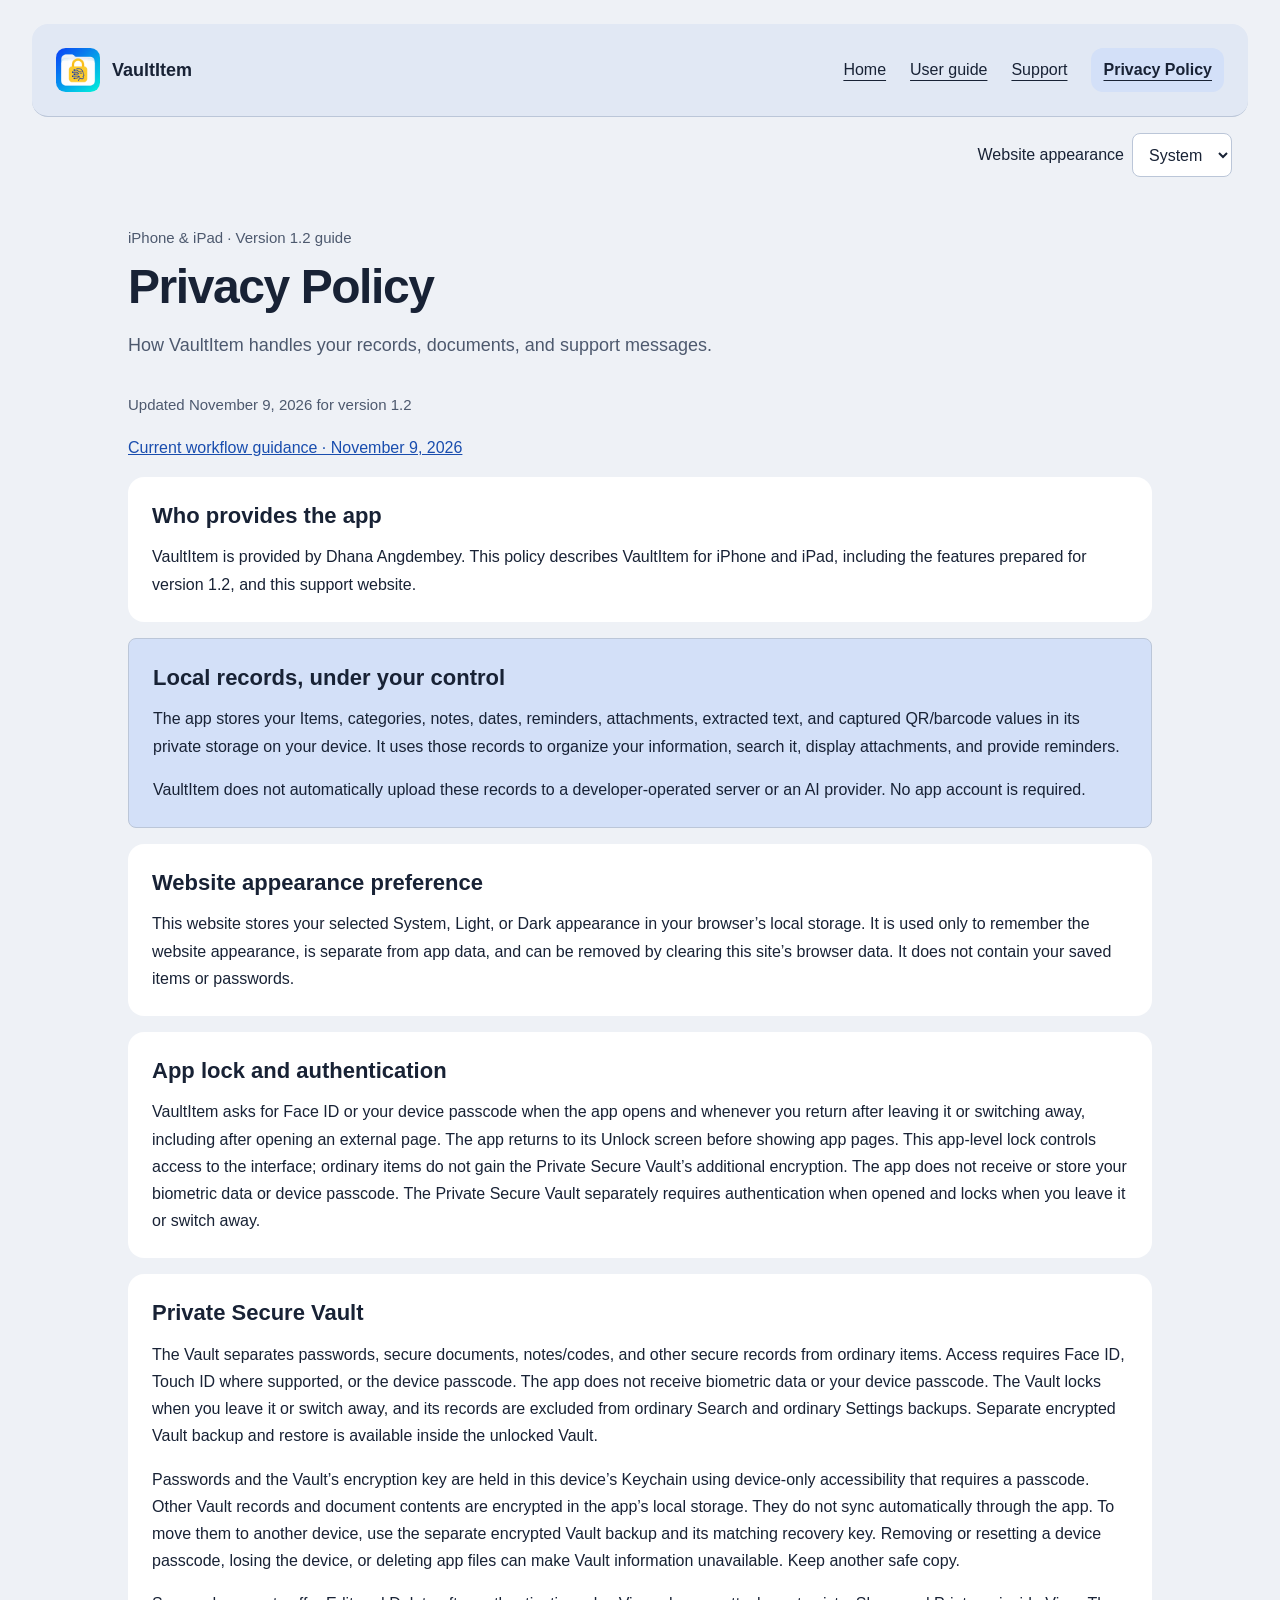
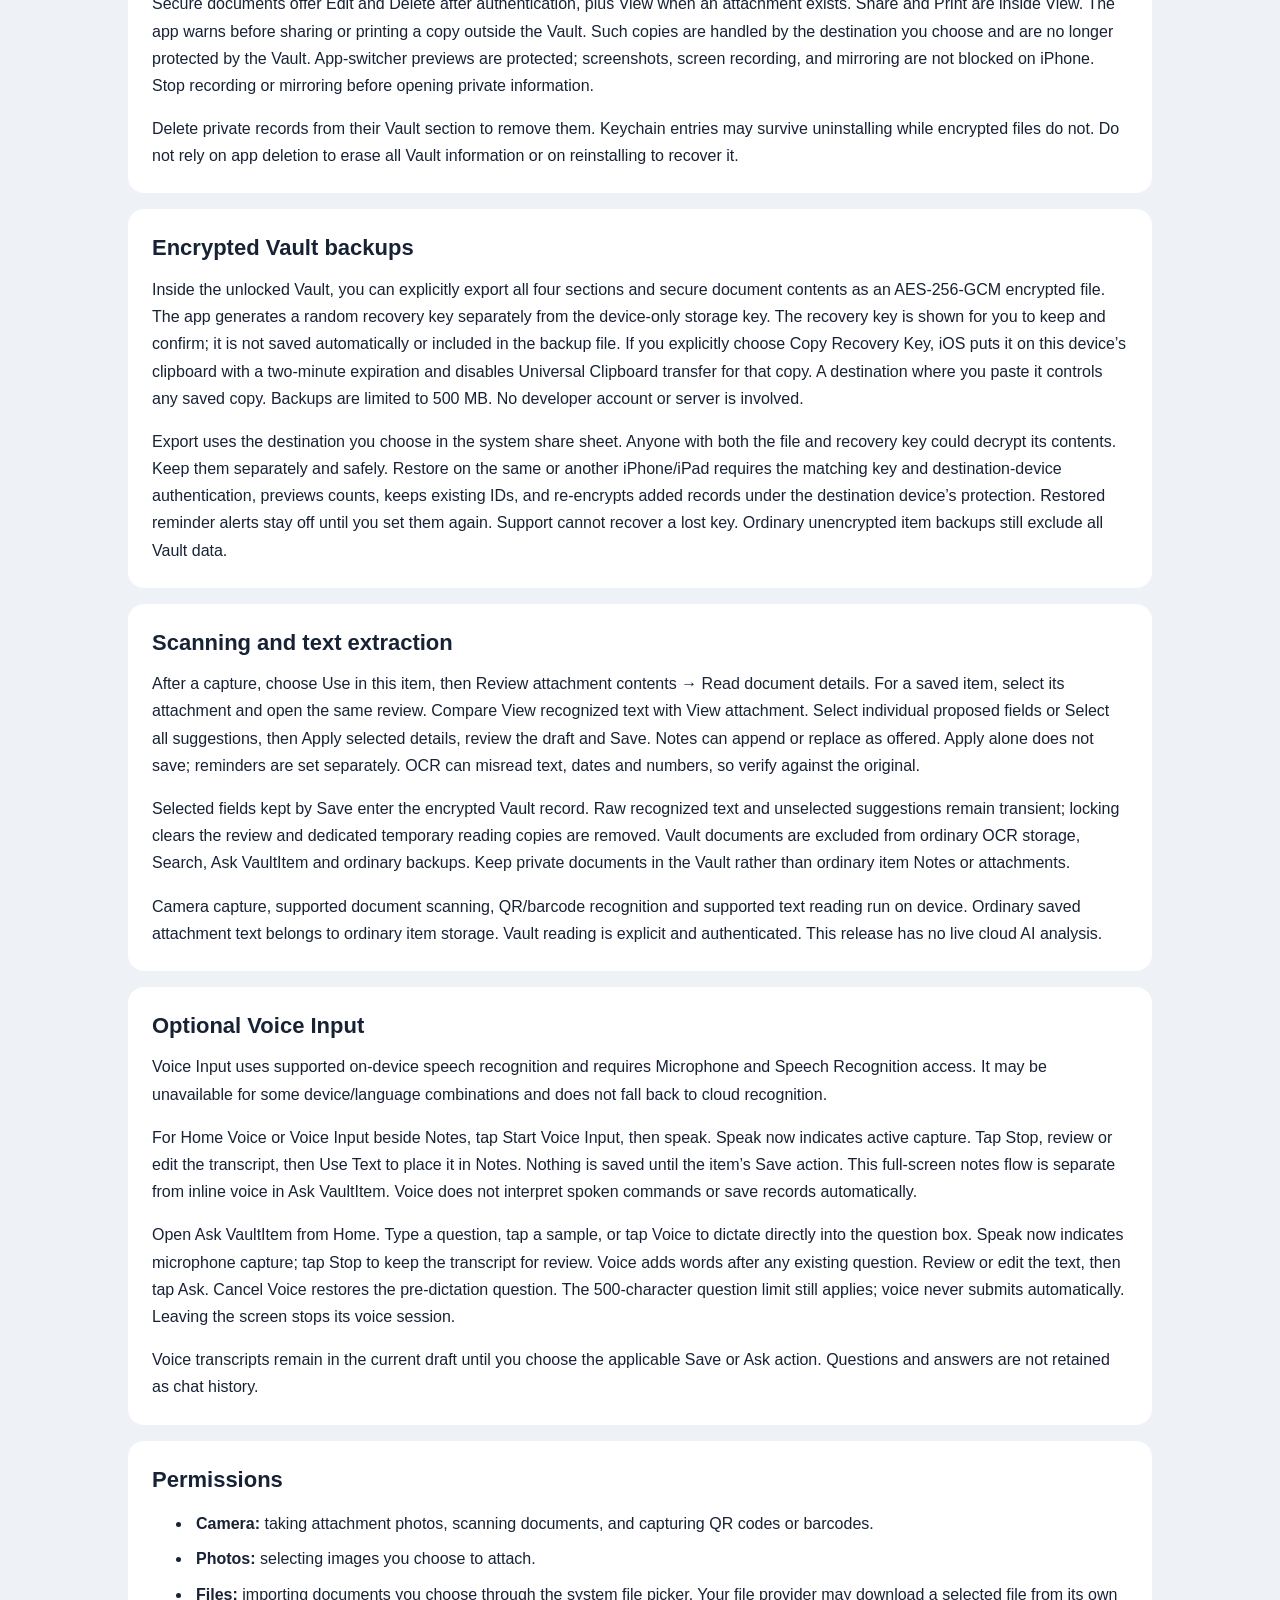
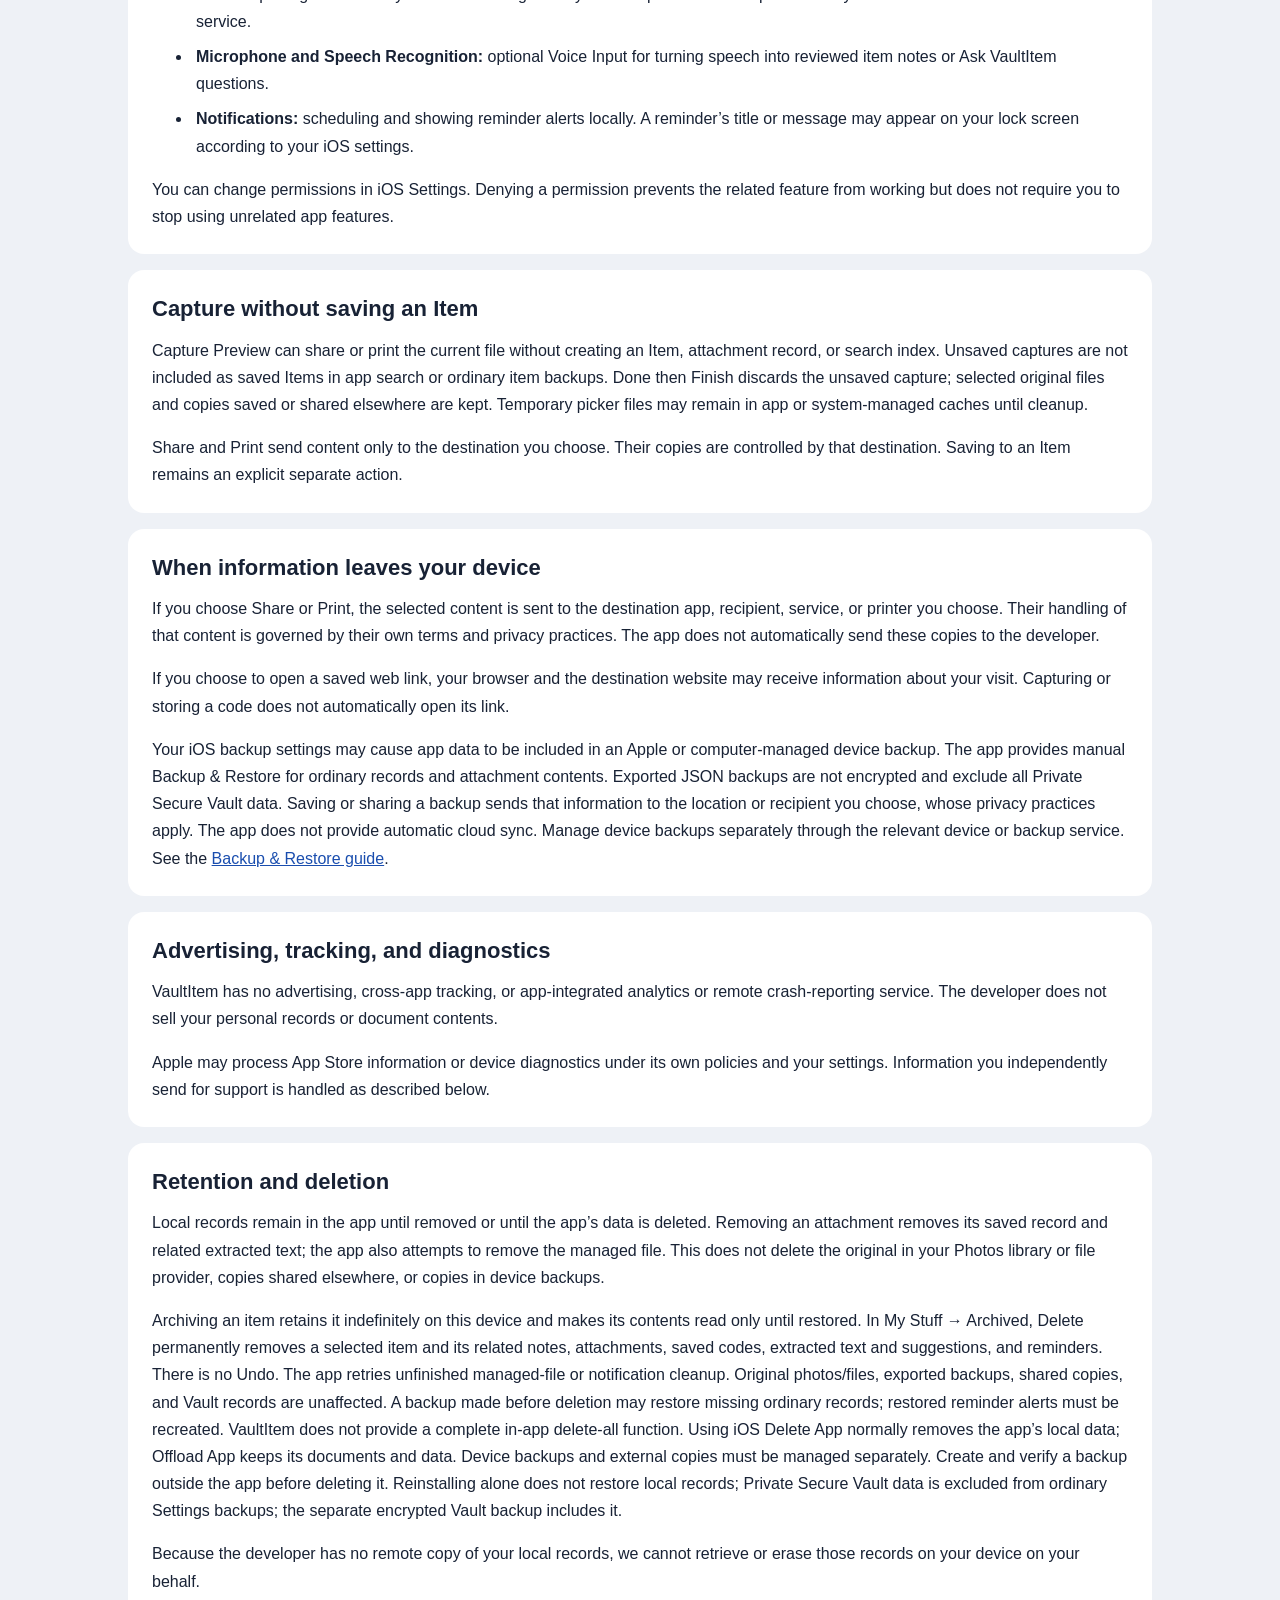
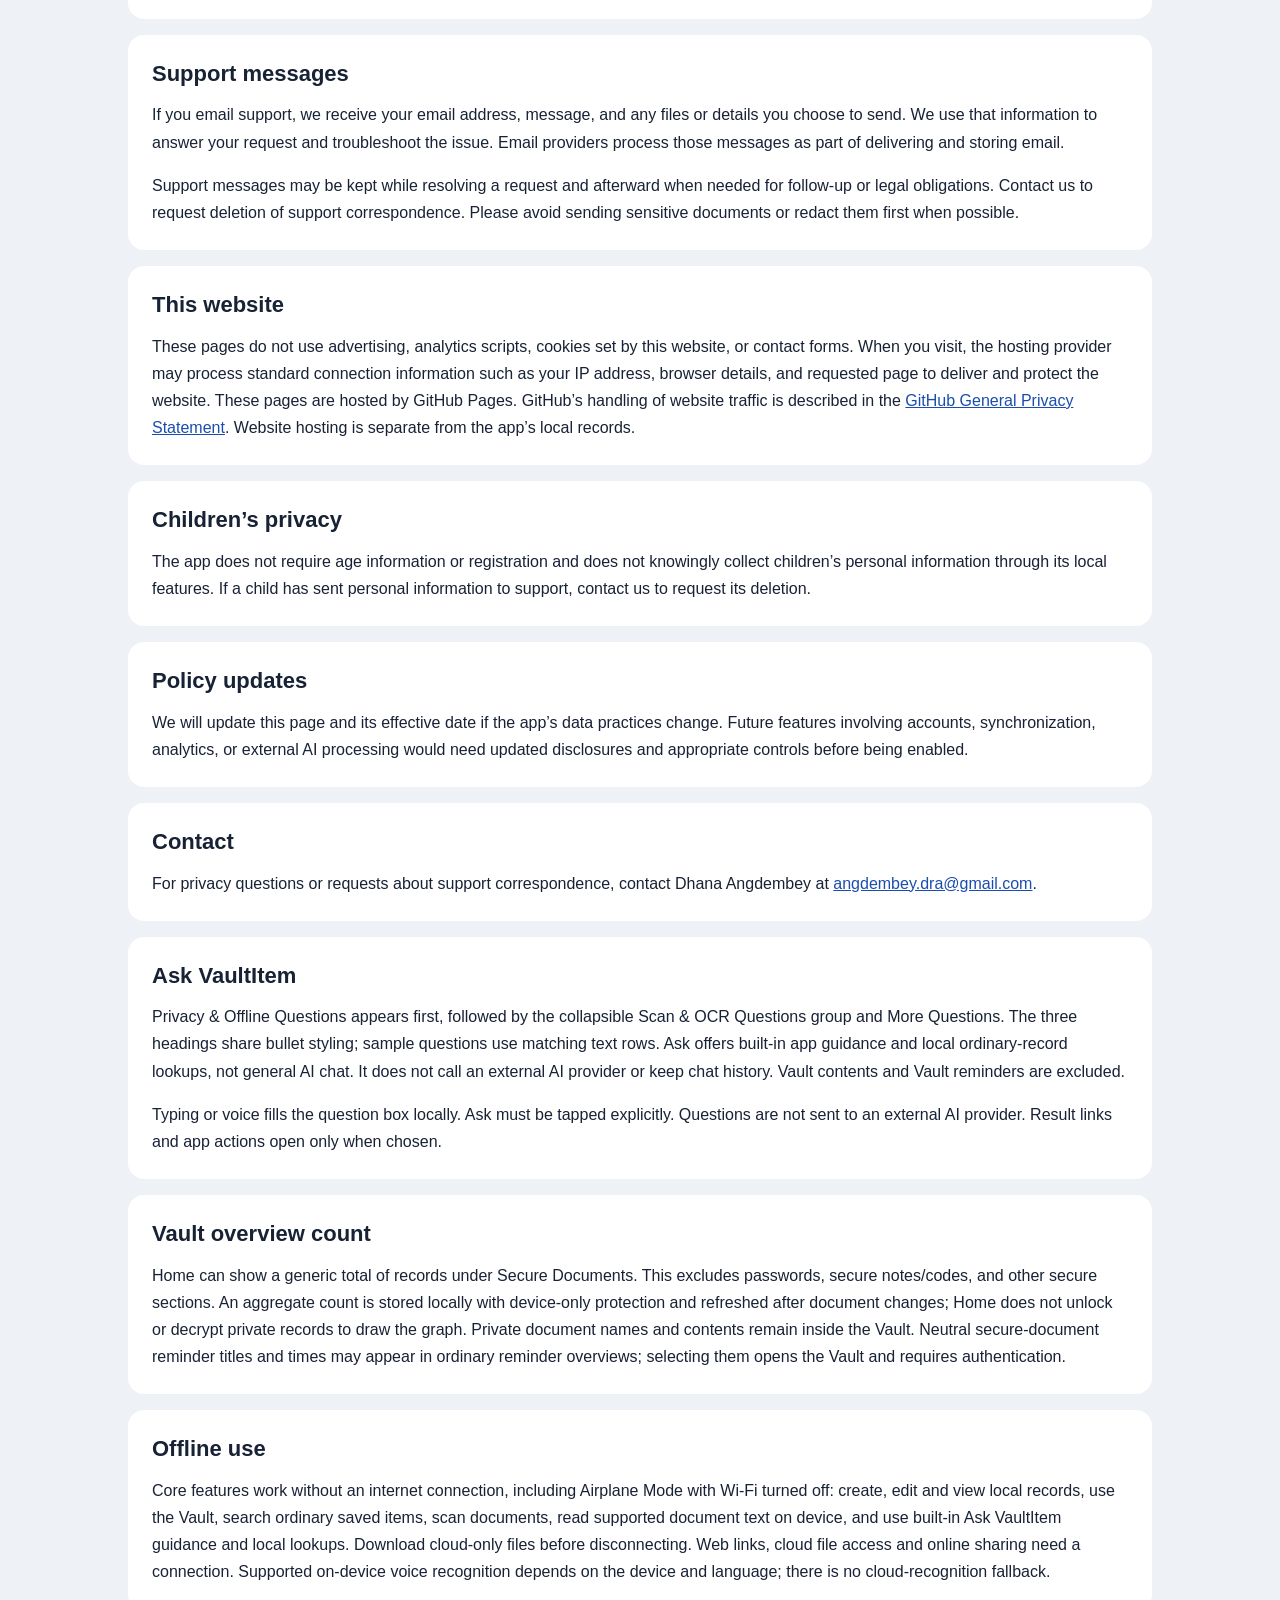
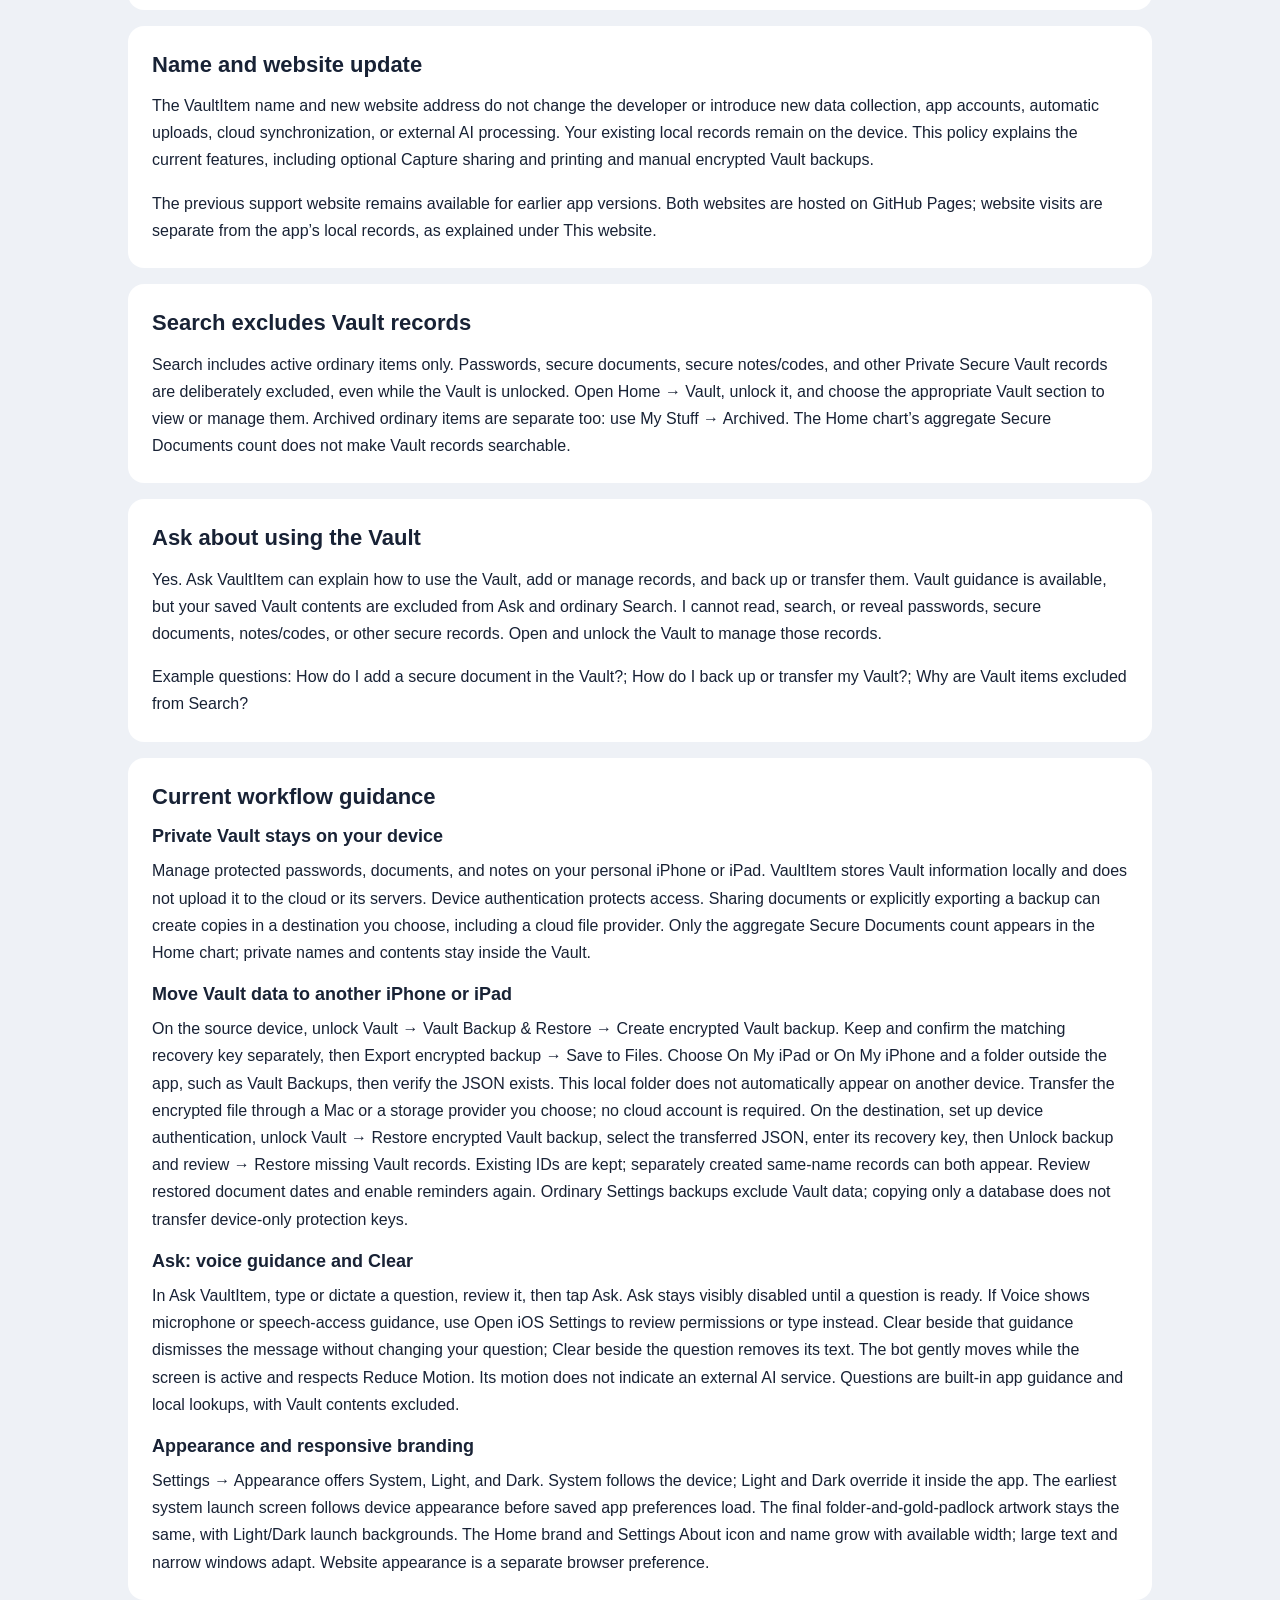
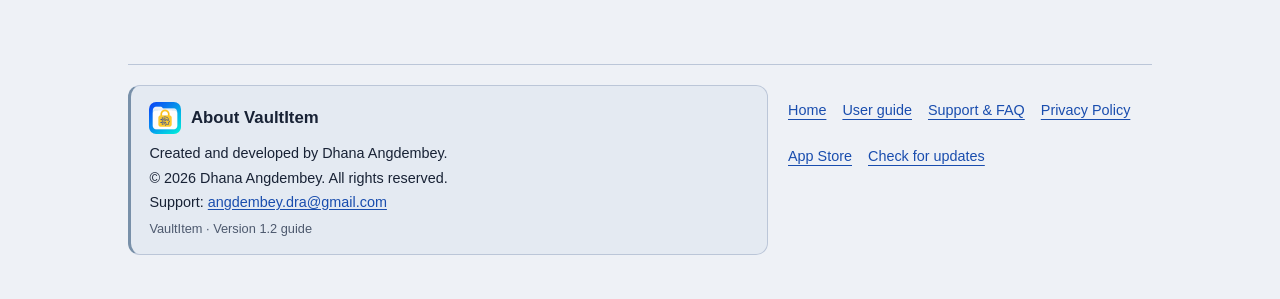
<file: docs/privacy/index.html>
<!doctype html>
<html lang="en">
<head>
<meta charset="utf-8">
<meta name="viewport" content="width=device-width, initial-scale=1">
<title>Privacy Policy — VaultItem</title>
<meta name="description" content="How VaultItem handles your records, documents, and support messages.">
<link rel="icon" type="image/png" sizes="32x32" href="../assets/favicon-32.png">
<link rel="apple-touch-icon" sizes="180x180" href="../assets/apple-touch-icon.png">
<meta property="og:image" content="https://angdembey.github.io/vaultitem-site/assets/app-icon.png">
<meta property="og:image:width" content="1024">
<meta property="og:image:height" content="1024">
<meta property="og:image:alt" content="VaultItem app icon: organizer cards and a checkmark on blue">
<meta name="twitter:card" content="summary">
<meta name="twitter:image" content="https://angdembey.github.io/vaultitem-site/assets/app-icon.png">
<script src="../appearance.js"></script>
<link rel="stylesheet" href="../styles.css?v=release110-20261023">
</head>
<body>
<a class="skip" href="#content">Skip to content</a>
<div class="page"><header><div class="wrap"><a class="brand" href="../"><img class="app-icon" src="../assets/app-icon.png" width="44" height="44" alt=""><span>VaultItem</span></a><nav aria-label="Main navigation"><a href="../">Home</a><a href="../guide/">User guide</a><a href="../support/">Support</a><a href="../privacy/" aria-current="page">Privacy Policy</a></nav></div></header>
<div class="appearance-control"><label for="site-appearance">Website appearance</label><select id="site-appearance"><option value="system">System</option><option value="light">Light</option><option value="dark">Dark</option></select></div>
<main id="content" class="wrap"><p class="eyebrow">iPhone &amp; iPad · Version 1.2 guide</p><h1>Privacy Policy</h1><p class="intro">How VaultItem handles your records, documents, and support messages.</p>
<p class="date">Updated November 9, 2026 for version 1.2</p>
<p><a href="#latest-guidance">Current workflow guidance · November 9, 2026</a></p><section><h2>Who provides the app</h2><p>VaultItem is provided by Dhana Angdembey. This policy describes VaultItem for iPhone and iPad, including the features prepared for version 1.2, and this support website.</p></section>
<section class="contact"><h2>Local records, under your control</h2><p>The app stores your Items, categories, notes, dates, reminders, attachments, extracted text, and captured QR/barcode values in its private storage on your device. It uses those records to organize your information, search it, display attachments, and provide reminders.</p><p>VaultItem does not automatically upload these records to a developer-operated server or an AI provider. No app account is required.</p></section>
<section><h2>Website appearance preference</h2><p>This website stores your selected System, Light, or Dark appearance in your browser’s local storage. It is used only to remember the website appearance, is separate from app data, and can be removed by clearing this site’s browser data. It does not contain your saved items or passwords.</p></section>
<section><h2>App lock and authentication</h2><p>VaultItem asks for Face ID or your device passcode when the app opens and whenever you return after leaving it or switching away, including after opening an external page. The app returns to its Unlock screen before showing app pages. This app-level lock controls access to the interface; ordinary items do not gain the Private Secure Vault’s additional encryption. The app does not receive or store your biometric data or device passcode. The Private Secure Vault separately requires authentication when opened and locks when you leave it or switch away.</p></section><section><h2>Private Secure Vault</h2><p>The Vault separates passwords, secure documents, notes/codes, and other secure records from ordinary items. Access requires Face ID, Touch ID where supported, or the device passcode. The app does not receive biometric data or your device passcode. The Vault locks when you leave it or switch away, and its records are excluded from ordinary Search and ordinary Settings backups. Separate encrypted Vault backup and restore is available inside the unlocked Vault.</p><p>Passwords and the Vault’s encryption key are held in this device’s Keychain using device-only accessibility that requires a passcode. Other Vault records and document contents are encrypted in the app’s local storage. They do not sync automatically through the app. To move them to another device, use the separate encrypted Vault backup and its matching recovery key. Removing or resetting a device passcode, losing the device, or deleting app files can make Vault information unavailable. Keep another safe copy.</p><p>Secure documents offer Edit and Delete after authentication, plus View when an attachment exists. Share and Print are inside View. The app warns before sharing or printing a copy outside the Vault. Such copies are handled by the destination you choose and are no longer protected by the Vault. App-switcher previews are protected; screenshots, screen recording, and mirroring are not blocked on iPhone. Stop recording or mirroring before opening private information.</p><p>Delete private records from their Vault section to remove them. Keychain entries may survive uninstalling while encrypted files do not. Do not rely on app deletion to erase all Vault information or on reinstalling to recover it.</p></section>
<section><h2>Encrypted Vault backups</h2><p>Inside the unlocked Vault, you can explicitly export all four sections and secure document contents as an AES-256-GCM encrypted file. The app generates a random recovery key separately from the device-only storage key. The recovery key is shown for you to keep and confirm; it is not saved automatically or included in the backup file. If you explicitly choose Copy Recovery Key, iOS puts it on this device’s clipboard with a two-minute expiration and disables Universal Clipboard transfer for that copy. A destination where you paste it controls any saved copy. Backups are limited to 500 MB. No developer account or server is involved.</p><p>Export uses the destination you choose in the system share sheet. Anyone with both the file and recovery key could decrypt its contents. Keep them separately and safely. Restore on the same or another iPhone/iPad requires the matching key and destination-device authentication, previews counts, keeps existing IDs, and re-encrypts added records under the destination device’s protection. Restored reminder alerts stay off until you set them again. Support cannot recover a lost key. Ordinary unencrypted item backups still exclude all Vault data.</p></section>
<section><h2>Scanning and text extraction</h2><p>After a capture, choose Use in this item, then Review attachment contents → Read document details. For a saved item, select its attachment and open the same review. Compare View recognized text with View attachment. Select individual proposed fields or Select all suggestions, then Apply selected details, review the draft and Save. Notes can append or replace as offered. Apply alone does not save; reminders are set separately. OCR can misread text, dates and numbers, so verify against the original.</p><p>Selected fields kept by Save enter the encrypted Vault record. Raw recognized text and unselected suggestions remain transient; locking clears the review and dedicated temporary reading copies are removed. Vault documents are excluded from ordinary OCR storage, Search, Ask VaultItem and ordinary backups. Keep private documents in the Vault rather than ordinary item Notes or attachments.</p><p>Camera capture, supported document scanning, QR/barcode recognition and supported text reading run on device. Ordinary saved attachment text belongs to ordinary item storage. Vault reading is explicit and authenticated. This release has no live cloud AI analysis.</p></section>
<section><h2>Optional Voice Input</h2><p>Voice Input uses supported on-device speech recognition and requires Microphone and Speech Recognition access. It may be unavailable for some device/language combinations and does not fall back to cloud recognition.</p><p>For Home Voice or Voice Input beside Notes, tap Start Voice Input, then speak. Speak now indicates active capture. Tap Stop, review or edit the transcript, then Use Text to place it in Notes. Nothing is saved until the item’s Save action. This full-screen notes flow is separate from inline voice in Ask VaultItem. Voice does not interpret spoken commands or save records automatically.</p><p>Open Ask VaultItem from Home. Type a question, tap a sample, or tap Voice to dictate directly into the question box. Speak now indicates microphone capture; tap Stop to keep the transcript for review. Voice adds words after any existing question. Review or edit the text, then tap Ask. Cancel Voice restores the pre-dictation question. The 500-character question limit still applies; voice never submits automatically. Leaving the screen stops its voice session.</p><p>Voice transcripts remain in the current draft until you choose the applicable Save or Ask action. Questions and answers are not retained as chat history.</p></section>
<section><h2>Permissions</h2><ul><li><strong>Camera:</strong> taking attachment photos, scanning documents, and capturing QR codes or barcodes.</li><li><strong>Photos:</strong> selecting images you choose to attach.</li><li><strong>Files:</strong> importing documents you choose through the system file picker. Your file provider may download a selected file from its own service.</li><li><strong>Microphone and Speech Recognition:</strong> optional Voice Input for turning speech into reviewed item notes or Ask VaultItem questions.</li><li><strong>Notifications:</strong> scheduling and showing reminder alerts locally. A reminder’s title or message may appear on your lock screen according to your iOS settings.</li></ul><p>You can change permissions in iOS Settings. Denying a permission prevents the related feature from working but does not require you to stop using unrelated app features.</p></section>
<section id="unsaved-capture"><h2>Capture without saving an Item</h2><p>Capture Preview can share or print the current file without creating an Item, attachment record, or search index. Unsaved captures are not included as saved Items in app search or ordinary item backups. Done then Finish discards the unsaved capture; selected original files and copies saved or shared elsewhere are kept. Temporary picker files may remain in app or system-managed caches until cleanup.</p><p>Share and Print send content only to the destination you choose. Their copies are controlled by that destination. Saving to an Item remains an explicit separate action.</p></section>
<section><h2>When information leaves your device</h2><p>If you choose Share or Print, the selected content is sent to the destination app, recipient, service, or printer you choose. Their handling of that content is governed by their own terms and privacy practices. The app does not automatically send these copies to the developer.</p><p>If you choose to open a saved web link, your browser and the destination website may receive information about your visit. Capturing or storing a code does not automatically open its link.</p><p>Your iOS backup settings may cause app data to be included in an Apple or computer-managed device backup. The app provides manual Backup &amp; Restore for ordinary records and attachment contents. Exported JSON backups are not encrypted and exclude all Private Secure Vault data. Saving or sharing a backup sends that information to the location or recipient you choose, whose privacy practices apply. The app does not provide automatic cloud sync. Manage device backups separately through the relevant device or backup service. See the <a href="../guide/">Backup &amp; Restore guide</a>.</p></section>
<section><h2>Advertising, tracking, and diagnostics</h2><p>VaultItem has no advertising, cross-app tracking, or app-integrated analytics or remote crash-reporting service. The developer does not sell your personal records or document contents.</p><p>Apple may process App Store information or device diagnostics under its own policies and your settings. Information you independently send for support is handled as described below.</p></section>
<section><h2>Retention and deletion</h2><p>Local records remain in the app until removed or until the app’s data is deleted. Removing an attachment removes its saved record and related extracted text; the app also attempts to remove the managed file. This does not delete the original in your Photos library or file provider, copies shared elsewhere, or copies in device backups.</p><p>Archiving an item retains it indefinitely on this device and makes its contents read only until restored. In My Stuff → Archived, Delete permanently removes a selected item and its related notes, attachments, saved codes, extracted text and suggestions, and reminders. There is no Undo. The app retries unfinished managed-file or notification cleanup. Original photos/files, exported backups, shared copies, and Vault records are unaffected. A backup made before deletion may restore missing ordinary records; restored reminder alerts must be recreated. VaultItem does not provide a complete in-app delete-all function. Using iOS Delete App normally removes the app’s local data; Offload App keeps its documents and data. Device backups and external copies must be managed separately. Create and verify a backup outside the app before deleting it. Reinstalling alone does not restore local records; Private Secure Vault data is excluded from ordinary Settings backups; the separate encrypted Vault backup includes it.</p><p>Because the developer has no remote copy of your local records, we cannot retrieve or erase those records on your device on your behalf.</p></section>
<section><h2>Support messages</h2><p>If you email support, we receive your email address, message, and any files or details you choose to send. We use that information to answer your request and troubleshoot the issue. Email providers process those messages as part of delivering and storing email.</p><p>Support messages may be kept while resolving a request and afterward when needed for follow-up or legal obligations. Contact us to request deletion of support correspondence. Please avoid sending sensitive documents or redact them first when possible.</p></section>
<section><h2>This website</h2><p>These pages do not use advertising, analytics scripts, cookies set by this website, or contact forms. When you visit, the hosting provider may process standard connection information such as your IP address, browser details, and requested page to deliver and protect the website. These pages are hosted by GitHub Pages. GitHub’s handling of website traffic is described in the <a href="https://docs.github.com/en/site-policy/privacy-policies/github-general-privacy-statement">GitHub General Privacy Statement</a>. Website hosting is separate from the app’s local records.</p></section>
<section><h2>Children’s privacy</h2><p>The app does not require age information or registration and does not knowingly collect children’s personal information through its local features. If a child has sent personal information to support, contact us to request its deletion.</p></section>
<section><h2>Policy updates</h2><p>We will update this page and its effective date if the app’s data practices change. Future features involving accounts, synchronization, analytics, or external AI processing would need updated disclosures and appropriate controls before being enabled.</p></section>
<section><h2>Contact</h2><p>For privacy questions or requests about support correspondence, contact Dhana Angdembey at <a href="mailto:angdembey.dra@gmail.com?subject=VaultItem%20privacy">angdembey.dra@gmail.com</a>.</p></section>
<section id="ask-vaultitem"><h2>Ask VaultItem</h2><p>Privacy &amp; Offline Questions appears first, followed by the collapsible Scan &amp; OCR Questions group and More Questions. The three headings share bullet styling; sample questions use matching text rows. Ask offers built-in app guidance and local ordinary-record lookups, not general AI chat. It does not call an external AI provider or keep chat history. Vault contents and Vault reminders are excluded.</p><p>Typing or voice fills the question box locally. Ask must be tapped explicitly. Questions are not sent to an external AI provider. Result links and app actions open only when chosen.</p></section><section id="vault-overview"><h2>Vault overview count</h2><p>Home can show a generic total of records under Secure Documents. This excludes passwords, secure notes/codes, and other secure sections. An aggregate count is stored locally with device-only protection and refreshed after document changes; Home does not unlock or decrypt private records to draw the graph. Private document names and contents remain inside the Vault. Neutral secure-document reminder titles and times may appear in ordinary reminder overviews; selecting them opens the Vault and requires authentication.</p></section><section id="offline-use"><h2>Offline use</h2><p>Core features work without an internet connection, including Airplane Mode with Wi-Fi turned off: create, edit and view local records, use the Vault, search ordinary saved items, scan documents, read supported document text on device, and use built-in Ask VaultItem guidance and local lookups. Download cloud-only files before disconnecting. Web links, cloud file access and online sharing need a connection. Supported on-device voice recognition depends on the device and language; there is no cloud-recognition fallback.</p></section><section id="name-and-website"><h2>Name and website update</h2><p>The VaultItem name and new website address do not change the developer or introduce new data collection, app accounts, automatic uploads, cloud synchronization, or external AI processing. Your existing local records remain on the device. This policy explains the current features, including optional Capture sharing and printing and manual encrypted Vault backups.</p><p>The previous support website remains available for earlier app versions. Both websites are hosted on GitHub Pages; website visits are separate from the app’s local records, as explained under This website.</p></section><section id="vault-search-exclusion"><h2>Search excludes Vault records</h2><p>Search includes active ordinary items only. Passwords, secure documents, secure notes/codes, and other Private Secure Vault records are deliberately excluded, even while the Vault is unlocked. Open Home → Vault, unlock it, and choose the appropriate Vault section to view or manage them. Archived ordinary items are separate too: use My Stuff → Archived. The Home chart’s aggregate Secure Documents count does not make Vault records searchable.</p></section><section id="ask-vault-guidance"><h2>Ask about using the Vault</h2><p>Yes. Ask VaultItem can explain how to use the Vault, add or manage records, and back up or transfer them. Vault guidance is available, but your saved Vault contents are excluded from Ask and ordinary Search. I cannot read, search, or reveal passwords, secure documents, notes/codes, or other secure records. Open and unlock the Vault to manage those records.</p><p>Example questions: How do I add a secure document in the Vault?; How do I back up or transfer my Vault?; Why are Vault items excluded from Search?</p></section><section id="latest-guidance"><h2>Current workflow guidance</h2><h3>Private Vault stays on your device</h3><p>Manage protected passwords, documents, and notes on your personal iPhone or iPad. VaultItem stores Vault information locally and does not upload it to the cloud or its servers. Device authentication protects access. Sharing documents or explicitly exporting a backup can create copies in a destination you choose, including a cloud file provider. Only the aggregate Secure Documents count appears in the Home chart; private names and contents stay inside the Vault.</p><h3>Move Vault data to another iPhone or iPad</h3><p>On the source device, unlock Vault → Vault Backup &amp; Restore → Create encrypted Vault backup. Keep and confirm the matching recovery key separately, then Export encrypted backup → Save to Files. Choose On My iPad or On My iPhone and a folder outside the app, such as Vault Backups, then verify the JSON exists. This local folder does not automatically appear on another device. Transfer the encrypted file through a Mac or a storage provider you choose; no cloud account is required. On the destination, set up device authentication, unlock Vault → Restore encrypted Vault backup, select the transferred JSON, enter its recovery key, then Unlock backup and review → Restore missing Vault records. Existing IDs are kept; separately created same-name records can both appear. Review restored document dates and enable reminders again. Ordinary Settings backups exclude Vault data; copying only a database does not transfer device-only protection keys.</p><h3>Ask: voice guidance and Clear</h3><p>In Ask VaultItem, type or dictate a question, review it, then tap Ask. Ask stays visibly disabled until a question is ready. If Voice shows microphone or speech-access guidance, use Open iOS Settings to review permissions or type instead. Clear beside that guidance dismisses the message without changing your question; Clear beside the question removes its text. The bot gently moves while the screen is active and respects Reduce Motion. Its motion does not indicate an external AI service. Questions are built-in app guidance and local lookups, with Vault contents excluded.</p><h3>Appearance and responsive branding</h3><p>Settings → Appearance offers System, Light, and Dark. System follows the device; Light and Dark override it inside the app. The earliest system launch screen follows device appearance before saved app preferences load. The final folder-and-gold-padlock artwork stays the same, with Light/Dark launch backgrounds. The Home brand and Settings About icon and name grow with available width; large text and narrow windows adapt. Website appearance is a separate browser preference.</p></section>
</main>
<footer class="site-footer"><div class="about-card" aria-labelledby="about-title"><div class="about-heading"><img src="../assets/app-icon.png" width="32" height="32" alt=""><h2 id="about-title">About VaultItem</h2></div><div class="about-details"><p>Created and developed by Dhana Angdembey.</p><p>© 2026 Dhana Angdembey. All rights reserved.</p><p>Support: <a href="mailto:angdembey.dra@gmail.com">angdembey.dra@gmail.com</a></p><p class="about-version">VaultItem · Version 1.2 guide</p></div></div><nav class="footer-links" aria-label="Footer navigation"><a href="../">Home</a><a href="../guide/">User guide</a><a href="../support/">Support &amp; FAQ</a><a href="../privacy/">Privacy Policy</a><a href="https://apps.apple.com/app/id6818905932">App Store</a><a href="https://apps.apple.com/app/id6818905932">Check for updates</a></nav></footer></div>
</body>
</html>
</file>
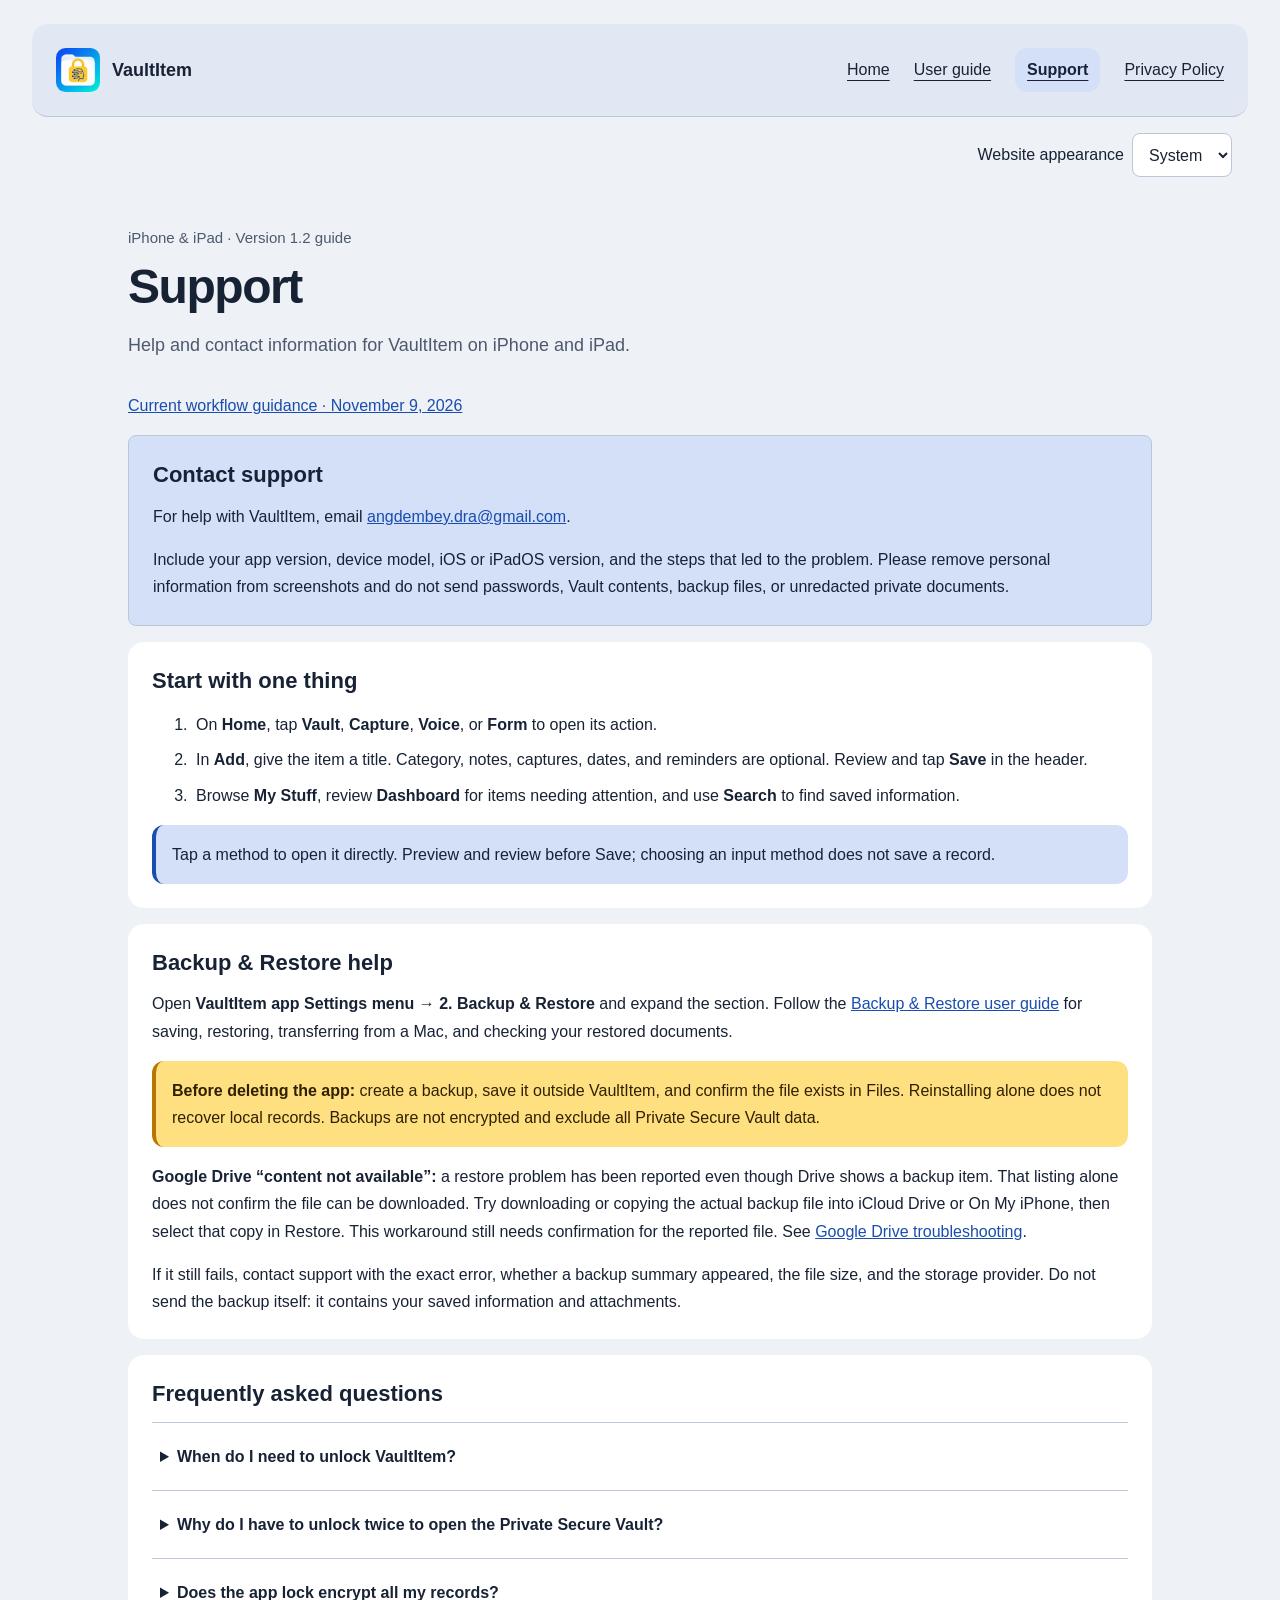
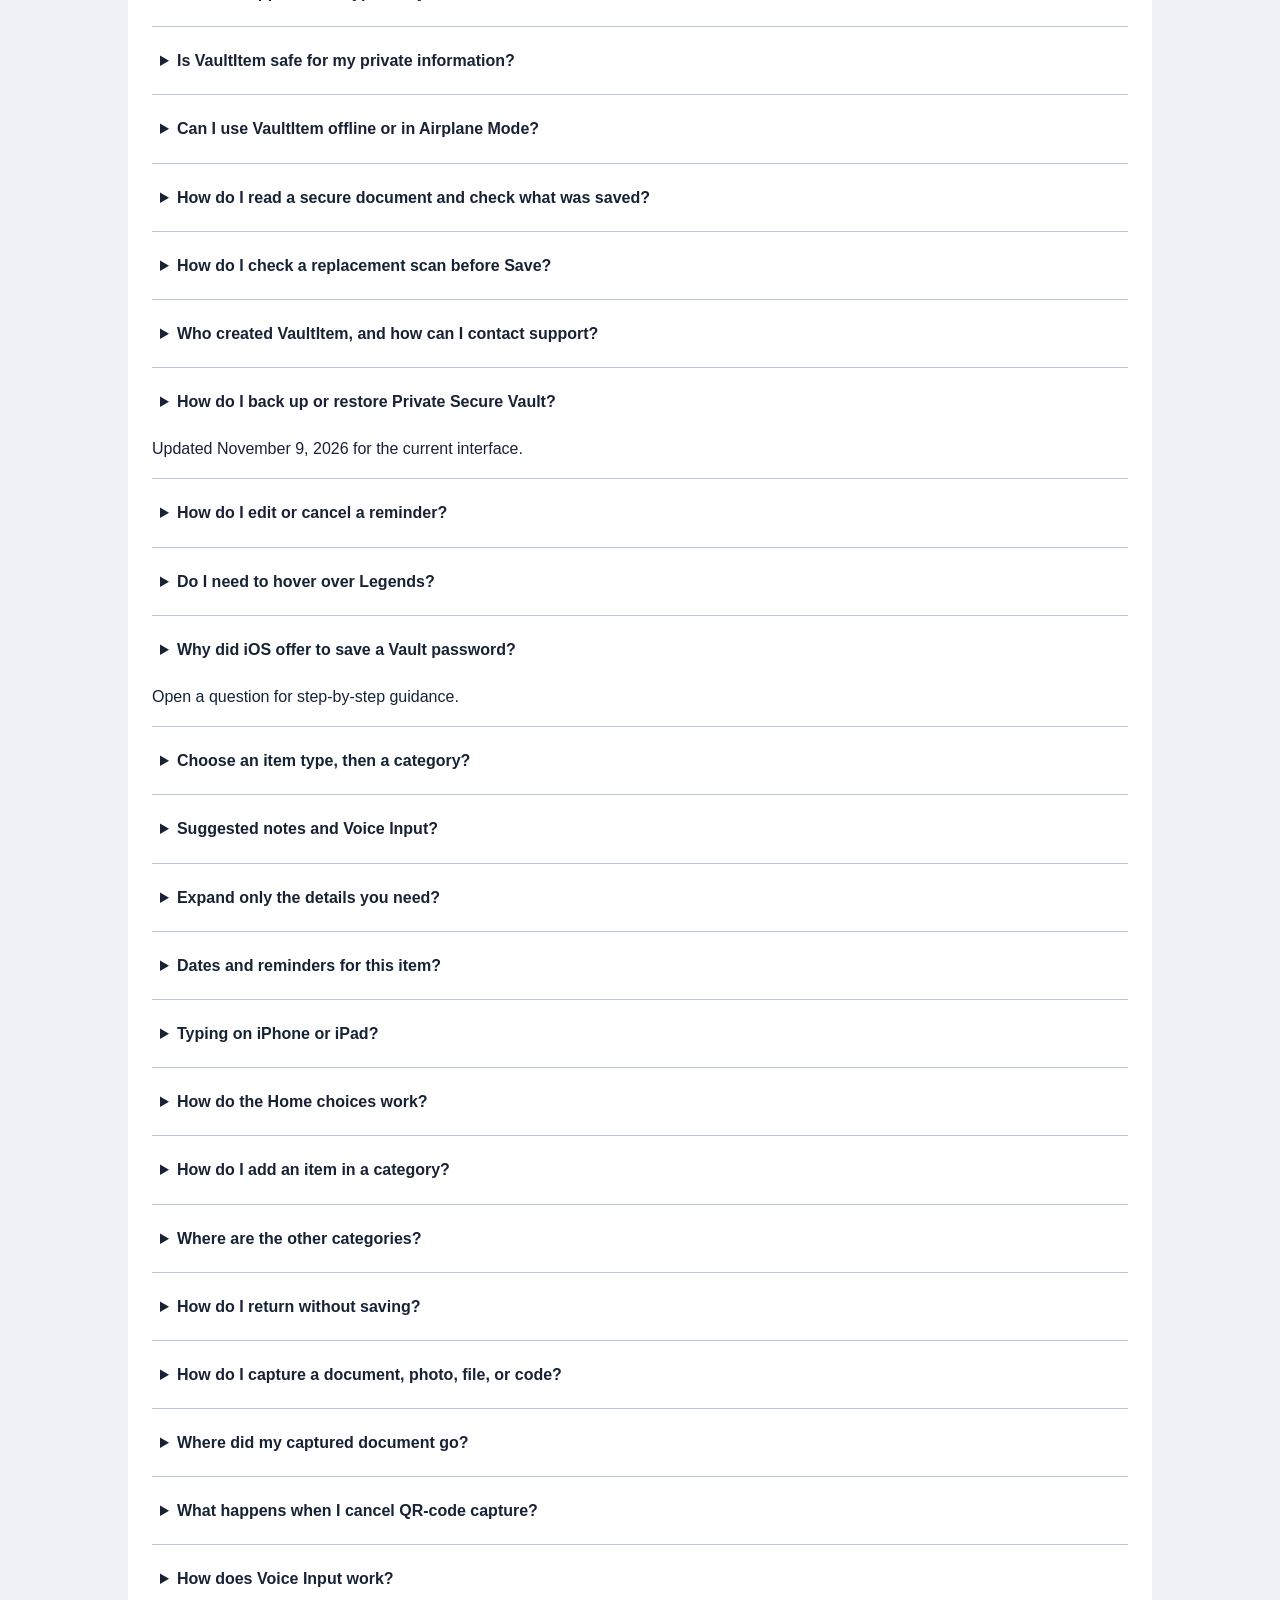
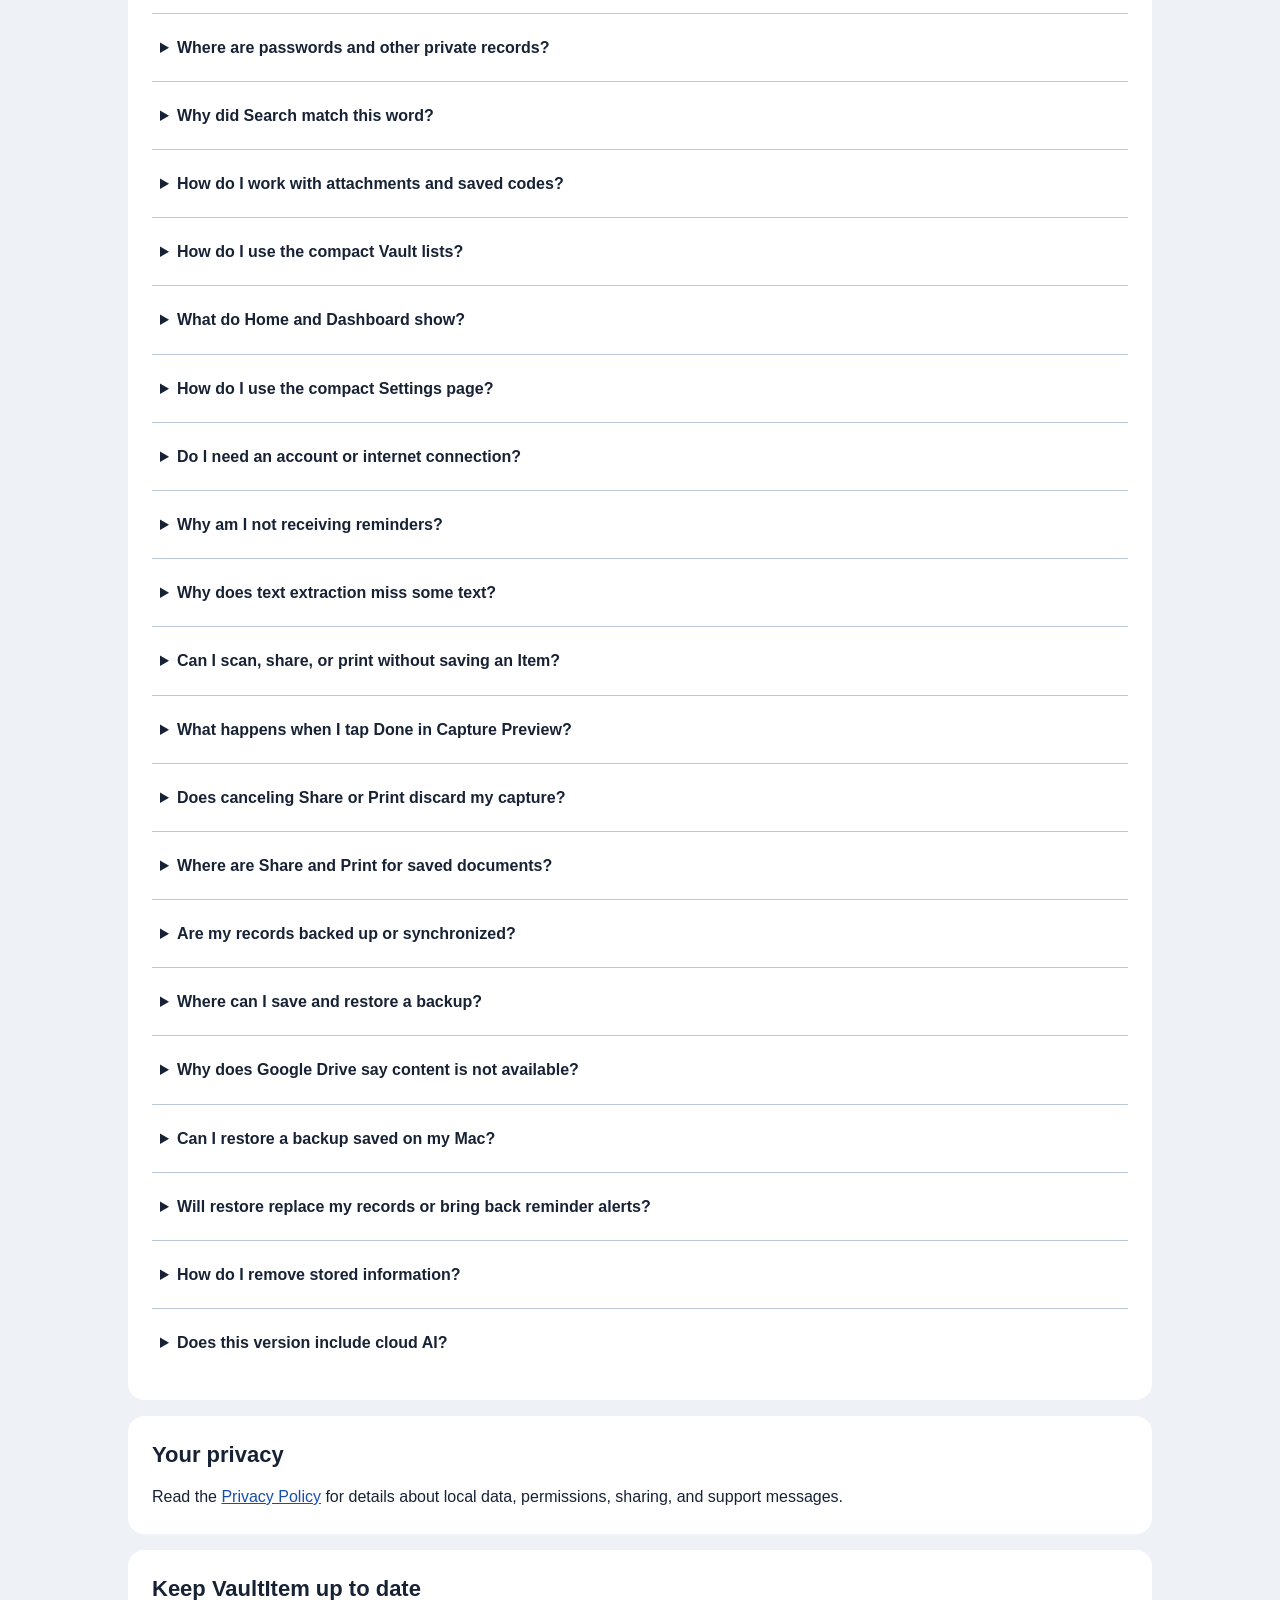
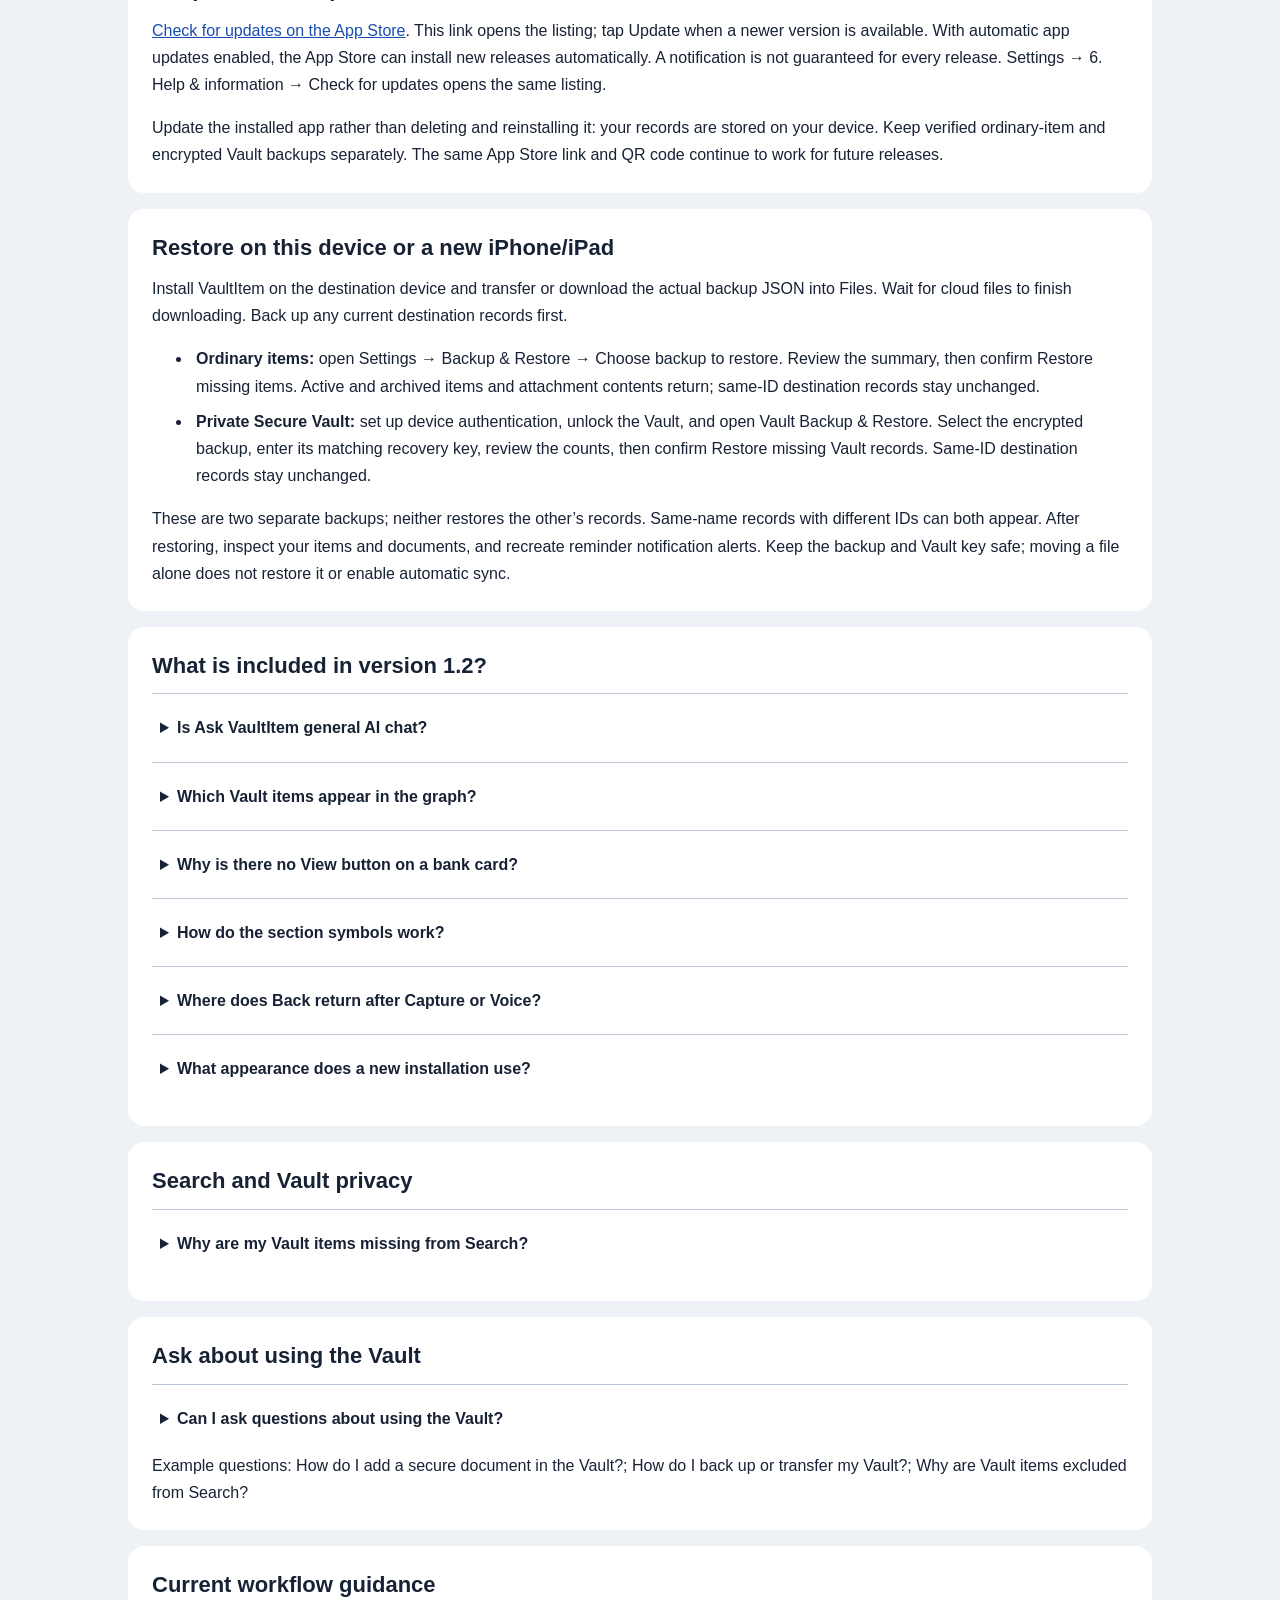
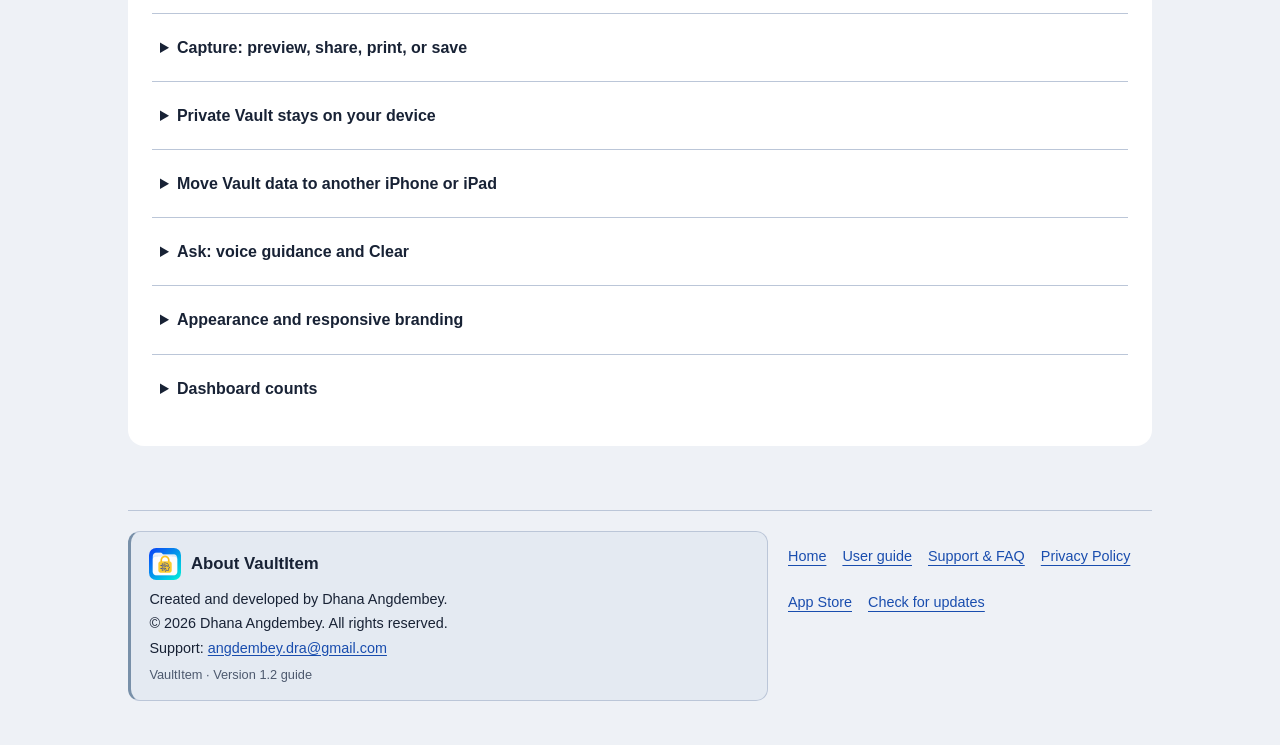
<file: docs/support/index.html>
<!doctype html>
<html lang="en">
<head>
<meta charset="utf-8">
<meta name="viewport" content="width=device-width, initial-scale=1">
<title>Support — VaultItem</title>
<meta name="description" content="Help and contact information for VaultItem on iPhone and iPad.">
<link rel="icon" type="image/png" sizes="32x32" href="../assets/favicon-32.png">
<link rel="apple-touch-icon" sizes="180x180" href="../assets/apple-touch-icon.png">
<meta property="og:image" content="https://angdembey.github.io/vaultitem-site/assets/app-icon.png">
<meta property="og:image:width" content="1024">
<meta property="og:image:height" content="1024">
<meta property="og:image:alt" content="VaultItem app icon: organizer cards and a checkmark on blue">
<meta name="twitter:card" content="summary">
<meta name="twitter:image" content="https://angdembey.github.io/vaultitem-site/assets/app-icon.png">
<script src="../appearance.js"></script>
<link rel="stylesheet" href="../styles.css?v=release110-20261023">
</head>
<body>
<a class="skip" href="#content">Skip to content</a>
<div class="page"><header><div class="wrap"><a class="brand" href="../"><img class="app-icon" src="../assets/app-icon.png" width="44" height="44" alt=""><span>VaultItem</span></a><nav aria-label="Main navigation"><a href="../">Home</a><a href="../guide/">User guide</a><a href="../support/" aria-current="page">Support</a><a href="../privacy/">Privacy Policy</a></nav></div></header>
<div class="appearance-control"><label for="site-appearance">Website appearance</label><select id="site-appearance"><option value="system">System</option><option value="light">Light</option><option value="dark">Dark</option></select></div>
<main id="content" class="wrap"><p class="eyebrow">iPhone &amp; iPad · Version 1.2 guide</p><h1>Support</h1><p class="intro">Help and contact information for VaultItem on iPhone and iPad.</p>
<p><a href="#latest-guidance">Current workflow guidance · November 9, 2026</a></p><section class="contact"><h2>Contact support</h2><p>For help with VaultItem, email <a href="mailto:angdembey.dra@gmail.com?subject=VaultItem%20support">angdembey.dra@gmail.com</a>.</p><p>Include your app version, device model, iOS or iPadOS version, and the steps that led to the problem. Please remove personal information from screenshots and do not send passwords, Vault contents, backup files, or unredacted private documents.</p></section>
<section><h2>Start with one thing</h2><ol><li>On <strong>Home</strong>, tap <strong>Vault</strong>, <strong>Capture</strong>, <strong>Voice</strong>, or <strong>Form</strong> to open its action.</li><li>In <strong>Add</strong>, give the item a title. Category, notes, captures, dates, and reminders are optional. Review and tap <strong>Save</strong> in the header.</li><li>Browse <strong>My Stuff</strong>, review <strong>Dashboard</strong> for items needing attention, and use <strong>Search</strong> to find saved information.</li></ol><p class="hint">Tap a method to open it directly. Preview and review before Save; choosing an input method does not save a record.</p></section>
<section id="backup-support"><h2>Backup &amp; Restore help</h2><p>Open <strong>VaultItem app Settings menu → 2. Backup &amp; Restore</strong> and expand the section. Follow the <a href="../guide/">Backup &amp; Restore user guide</a> for saving, restoring, transferring from a Mac, and checking your restored documents.</p><p class="warning"><strong>Before deleting the app:</strong> create a backup, save it outside VaultItem, and confirm the file exists in Files. Reinstalling alone does not recover local records. Backups are not encrypted and exclude all Private Secure Vault data.</p><p><strong>Google Drive “content not available”:</strong> a restore problem has been reported even though Drive shows a backup item. That listing alone does not confirm the file can be downloaded. Try downloading or copying the actual backup file into iCloud Drive or On My iPhone, then select that copy in Restore. This workaround still needs confirmation for the reported file. See <a href="../guide/#google-drive">Google Drive troubleshooting</a>.</p><p>If it still fails, contact support with the exact error, whether a backup summary appeared, the file size, and the storage provider. Do not send the backup itself: it contains your saved information and attachments.</p></section>
<section><h2>Frequently asked questions</h2><details><summary>When do I need to unlock VaultItem?</summary><p>Use Face ID or your device passcode when VaultItem opens and whenever you return after leaving the app or switching away. This includes returning from Support, the user guide, or the Privacy Policy opened in your browser. VaultItem shows its Unlock screen before returning to app pages.</p></details><details><summary>Why do I have to unlock twice to open the Private Secure Vault?</summary><p>The first unlock opens VaultItem. Then tap Vault on Home and authenticate again to open the separate Private Secure Vault. This keeps the Vault behind its own authentication boundary even after the rest of the app is unlocked.</p></details><details><summary>Does the app lock encrypt all my records?</summary><p>The app lock requires device authentication to access app screens. Ordinary records do not have the Vault’s additional encryption. Store passwords and other sensitive records in the Private Secure Vault. The app does not receive or store your biometric data or device passcode.</p></details><details><summary>Is VaultItem safe for my private information?</summary><p>Saved records stay on your device. VaultItem does not automatically upload them to its servers or an AI provider. Use the Vault for passwords and sensitive documents: passwords use the protected iOS Keychain, and other Vault records and attachments are encrypted locally with a device-only key. Device authentication protects Vault access. Ordinary items do not have the Vault’s additional encryption. Vault contents are excluded from ordinary Search and Ask VaultItem.</p><p>Sharing, printing and exported backups can create copies outside the app; device backup settings may also send app data to iCloud or a computer. Protect your device and keep the encrypted Vault recovery key separate from its backup. No app can guarantee protection from identity theft.</p></details><details><summary>Can I use VaultItem offline or in Airplane Mode?</summary><p>Core features work without an internet connection, including Airplane Mode with Wi-Fi turned off: create, edit and view local records, use the Vault, search ordinary saved items, scan documents, read supported document text on device, and use built-in Ask VaultItem guidance and local lookups. Download cloud-only files before disconnecting. Web links, cloud file access and online sharing need a connection. Supported on-device voice recognition depends on the device and language; there is no cloud-recognition fallback.</p></details><details><summary>How do I read a secure document and check what was saved?</summary><p>In the unlocked Vault, add or edit a Secure Document and expand Attachment and secure contents. Scan Document or Choose File adds the attachment. Open Review attachment contents; View attachment lets you inspect it, and Read secure document details requires authentication. View recognized text shows the recognized pages. Select the proposed fields, Apply selected details, review the draft, then Save. A pending replacement does not replace the original until Save. Reopen the saved record and authenticate Show Secure Content to check saved private text.</p><p>Selected fields kept by Save enter the encrypted Vault record. Raw recognized text and unselected suggestions remain transient; locking clears the review and dedicated temporary reading copies are removed. Vault documents are excluded from ordinary OCR storage, Search, Ask VaultItem and ordinary backups. Keep private documents in the Vault rather than ordinary item Notes or attachments.</p></details><details><summary>How do I check a replacement scan before Save?</summary><p>In Vault Edit, scan or choose a replacement file. Open Review attachment contents → View attachment and inspect the new pages before reading. Apply selected details updates the draft; Save commits the file and selected changes. Cancel keeps the saved original. Reopen after Save and authenticate Show Secure Content to verify saved values.</p></details><details><summary>Who created VaultItem, and how can I contact support?</summary><p>Created and developed by Dhana Angdembey.</p><p>© 2026 Dhana Angdembey. All rights reserved.</p><p>Support: <a href="mailto:angdembey.dra@gmail.com">angdembey.dra@gmail.com</a>.</p><p>VaultItem · Version 1.2 guide. Find your installed version and build in the app’s Settings → Help &amp; information → About VaultItem, or in the in-app guide.</p></details><details><summary>How do I back up or restore Private Secure Vault?</summary><p>Inside the unlocked Vault, choose Vault Backup &amp; Restore. This is separate from ordinary Settings → Backup &amp; Restore, which still excludes all Vault data. The encrypted Vault backup includes passwords, secure documents and their attachment bytes, notes/codes, and other secure records. The maximum encrypted file size is 500 MB.</p><p>Tap Create encrypted Vault backup and complete fresh device authentication. The app generates a new 64-character recovery key, shown in eight groups. Write or print it and keep it separately from the backup, outside this Vault and somewhere accessible without this device. Confirm the full key, then tap Export encrypted backup. Copy Recovery Key copies it on this device for two minutes. Paste into confirmation, export the backup, then copy again before switching apps to save the key separately; switching away locks the Vault and closes setup. Choose Save to Files and verify the JSON file exists outside VaultItem. Canceling sharing does not save a backup. Each new backup setup gets its own key; keep each backup with its matching key reference, stored separately.</p><p>If indexed Vault data is missing, export shows the missing counts and asks before creating an incomplete backup of available records. Cancel to stop, or choose Back Up Available Records. Missing documents and their records are excluded; existing Vault data and indexes are unchanged. Keep older backups and their recovery keys: a new incomplete backup cannot recover missing data. Restore review also identifies incomplete backups.</p><p>To restore on the same device or another iPhone/iPad, install VaultItem on the destination and make the encrypted backup file available in Files. Keep its recovery key available separately. Set up device authentication, unlock the Vault, choose Restore encrypted Vault backup, and select the encrypted JSON file. Enter that backup’s recovery key and choose Unlock backup and review. Check the backup date and counts, then Restore missing Vault records and confirm. Fresh device authentication is required. Current record IDs are kept; separately created records with the same name can both appear. Missing records and documents are encrypted using the destination device’s protection. If interrupted, retry to add remaining records; completed IDs are skipped.</p><p>Restored secure-document expiry reminders are turned off. Review the expiry dates and set reminders again on the restored documents. Ordinary backup restore cannot restore Vault records. Recovery requires both the encrypted file and its matching recovery key; device authentication or an Apple Account recovery key alone cannot decrypt it. Support cannot recover a missing key. Anyone holding both file and key could restore the contents on their authenticated device. This is not independent two-factor authentication and does not enable automatic cloud sync.</p></details><p>Updated November 9, 2026 for the current interface.</p><details><summary>How do I edit or cancel a reminder?</summary><p>In Item Details → Reminders, use a suggested reminder or More → Add custom reminder to enter a title and future date and time. Each reminder sends one alert on this device. Tap an existing custom reminder to edit it; date-linked reminders offer their own edit controls. Review the scheduled date before saving.</p><p>Mark as done records a finished task. Cancel Reminder stops an unwanted reminder and its pending alert without marking the task done. Both remove it from active reminder lists; the item and attachments stay saved. Close dismisses the action menu without changing the reminder. Alerts do not automatically complete tasks.</p><p>Allow notifications when asked. If alerts do not arrive, check device Settings → Notifications → VaultItem and Focus settings. Past reminders remain visible until you resolve them. Notification permission does not replace choosing a future reminder date.</p></details><details><summary>Do I need to hover over Legends?</summary><p>No. Tap Legends to open the category colors and exact counts. A visible caption appears when there is enough room; compact layouts keep the button’s Legends label and accessibility description. A long press also offers help.</p></details><details><summary>Why did iOS offer to save a Vault password?</summary><p>This is an iOS system offer, separate from VaultItem’s Save action. Dismissing it does not save a Vault edit. If it appears unexpectedly, contact Support with the app and iOS version and steps, without sharing passwords or secure contents.</p></details><p>Open a question for step-by-step guidance.</p>
<details><summary>Choose an item type, then a category?</summary><p>Item type describes what you are saving: Appointment, Belonging, Document, or Note. Category describes the kind within that type. Choices are alphabetical; each type has an Other option. Changing type clears a category that no longer fits. Category is optional.</p><p>A MacBook Pro fits Belonging → Electronics; a car fits Belonging → Vehicles. Its receipt fits Document → Purchases &amp; receipts, its warranty fits Document → Warranties, its service booking fits Appointment → Vehicle service &amp; inspections, and its service history fits Note → Maintenance notes.</p></details>
<details><summary>Suggested notes and Voice Input?</summary><p>Enter a recognizable name, then choose the type and category. Suggested details offer prompts, not facts about your item. Use suggested notes appears only while Notes is empty; once you type or accept voice text, it disappears to protect your writing. Fill only the prompts you need.</p><p>Voice Input adds the reviewed transcript to Notes in the current draft. Use Text does not create an item. Review Notes before tapping Save in the header. A fresh listening session starts a new transcript. Canceling does not add it. If an old transcript reappears or saved Notes differ, report the steps and app version to Support without sending private content.</p></details>
<details><summary>Expand only the details you need?</summary><p>Add keeps optional information in collapsible sections. Item Details groups Item information, Notes, Dates, Attachments, Saved codes, Reminders, and More actions. Expand a section to view or edit. Save sits at the top right of Add, Item Details, and Vault editors; it is enabled when changes are pending, subject to required fields and ongoing operations. Saving checks required fields and dates; correct any validation message before retrying.</p><p>Added badges and summaries identify saved content. Empty sections show Add details or an empty-state message. Loading and Needs attention have separate states. Action rows wrap when screen width or larger text needs more space. Archived items show read-only contents; restore before editing.</p></details>
<details><summary>Dates and reminders for this item?</summary><p>Date labels follow the item type and category: Purchased on / Warranty ends for belongings, Issued on / Expires on for registrations, Coverage starts / Coverage ends for insurance, and Service completed on / Next service due for maintenance notes. Appointments have an Appointment date and optional Start time and End time on that same day; an end time must be later than its start. All dates are optional. Leave unknown dates blank.</p><p>Purchase, issue, birth, received, and completed-service dates cannot be in the future when those labels apply. An end or expiry date cannot be before its corresponding start or issue date. Historical appointments and expired documents are allowed; coverage, warranty, or membership start dates can be future dates. Existing invalid saved dates are not silently rewritten, but must be corrected before saving further edits.</p><p>Choose Remind me for the date named on the form. Suggestions are 1 day before appointments, 1 calendar month before expiry or renewal, and 30 days before warranty end. Calendar-month lead times use the last valid day in shorter months. Appointment alerts count back from the start time, or 9:00 AM locally; other date alerts use 9:00 AM. Alerts must be in the future. Save item date changes before adding a suggested reminder in Item Details. A changed saved date updates its linked reminder; clearing that date or moving its alert into the past cancels that linked alert. Independent custom reminders keep their own dates.</p></details>
<details><summary>Typing on iPhone or iPad?</summary><p>A Done button appears directly above the iOS keyboard throughout Add, Item Details, Vault forms, and text-entry sheets. Tap Done to dismiss the keyboard and reach other fields or actions. Forms also scroll to focused inputs, and long Notes can scroll within the text field.</p><p>If an input is still covered, contact Support with the screen name, device, app version, and text-size setting. Remove private information from screenshots.</p></details>
<details><summary>How do the Home choices work?</summary><p>Home shows Private by design · Works offline near the top. Tap its arrow for privacy and connectivity details. The four compact Vault, Capture, Voice and Form buttons open their actions directly. Ask VaultItem appears in a subtly tinted row with bold accent text. The What would you like to do today? guidance starts collapsed. Text follows system text-size preferences; spacing and safe areas adapt to the available window, including folded and open Duo displays.</p></details>
<details><summary>How do I add an item in a category?</summary><p>In My Stuff, select a category such as Vehicles, then tap the Add tab. That category is preselected in Add. An empty active category also offers Add an item with the same category preselected. You can change it before saving. All does not force a category; Uncategorized chooses no category. Other draft fields stay available.</p></details>
<details><summary>Where are the other categories?</summary><p>Swipe the category strip horizontally. More › appears when categories are hidden to the right; ‹ More appears when there are categories to the left. Tap either to scroll without changing your selection. Scroll vertically to see saved items and their information.</p></details>
<details><summary>How do I return without saving?</summary><p>The top-left back arrow returns to the previous screen. Add, Item Details, and all four Vault editors warn before leaving with unsaved changes: choose Keep Editing or Discard Changes. Discarding removes those pending changes; it does not save them. A clean form leaves without an unsaved-changes warning. Saving a new ordinary item opens its details.</p></details>
<details><summary>How do I capture a document, photo, file, or code?</summary><p>On Home, tap Capture, or start capture from Add. Camera Inputs has a row of three square icon buttons: Scan Document, Take Photo, and Scan QR-Code or Bar-Code. File Inputs has a row of two: Choose File and Photo Library. The buttons match Home’s blue-to-cyan background and bold labels. Tap a method to open it directly. On iPhone, press and hold for help, then tap Close or outside the bubble to dismiss it. On iPad, hover for help. The header explains these actions, and the amber preview guidance remains below the buttons.</p><p>1. Scan Document: scan pages into one PDF. Preview, then share, print, or save to an item. 2. Take Photo: take a photo. Preview, then share, print supported images, or save to an item. 3. Scan QR-Code or Bar-Code: save a code value for later and open supported web links when you choose. 4. Choose File: attach an existing PDF or file without scanning it again. 5. Photo Library: choose a saved photo or screenshot. Preview, then share, print supported images, or save to an item.</p><p>In Preview, use Share or Print for supported documents, photos, and files without saving an item. Done then Finish leaves without saving; selected originals and copies saved or shared elsewhere are kept. To save instead, choose Use in this item to return to Add, or Save options in standalone Capture, then explicitly Save. Your notes stay in the existing draft. Canceling Share or Print keeps the preview. QR/barcodes use their item-saving flow. Camera methods require supported hardware, and cloud files must finish downloading.</p></details>
<details><summary>Where did my captured document go?</summary><p>Use in this item stages a capture; Save in the header finishes saving the new item. Open My Stuff → All and check Active and Archived, or Search by title. Expand Attachments or Saved codes on the item. Captures added to an existing active item stay with that item. Vault documents are separate and excluded from Search and app backups. Records do not automatically sync between devices.</p></details>
<details><summary>What happens when I cancel QR-code capture?</summary><p>Item Details → Saved codes → Add Code opens the scanner directly. Cancel or Back returns to Item Details. If you opened the scanner by selecting its method in Capture, Cancel returns to the Capture menu. Neither cancellation saves a code.</p></details>
<details><summary>How does Voice Input work?</summary><p>For Home Voice or Voice Input beside Notes, tap Start Voice Input, then speak. Speak now indicates active capture. Tap Stop, review or edit the transcript, then Use Text to place it in Notes. Nothing is saved until the item’s Save action. This full-screen notes flow is separate from inline voice in Ask VaultItem. Voice does not interpret spoken commands or save records automatically.</p><p>Open Ask VaultItem from Home. Type a question, tap a sample, or tap Voice to dictate directly into the question box. Speak now indicates microphone capture; tap Stop to keep the transcript for review. Voice adds words after any existing question. Review or edit the text, then tap Ask. Cancel Voice restores the pre-dictation question. The 500-character question limit still applies; voice never submits automatically. Leaving the screen stops its voice session.</p></details>
<details><summary>Where are passwords and other private records?</summary><p>On Home, tap Vault. The overview opens separate sections for Secure Document Management, Secure Password Management, Secure Notes &amp; Codes, Other Secure Items, and Vault Backup &amp; Restore. Open a section, select a record, then choose an action. Back returns through the record, section list, and Vault overview. Lock and Unlock share the top-right position with solid yellow padlock icons and help bubbles. Unlock with Face ID, Touch ID where supported, or your device passcode. The Vault locks when you leave it or switch away. Tap About Vault privacy to show or hide the privacy and recovery explanation.</p><p>Select a record to see its details. Saved passwords, notes/codes, and other secure records offer Show/Hide, Edit, and Delete. Revealing saved private content requires fresh device verification; canceling keeps it hidden. Secure Documents shows View only when an attachment exists; Share and Print are inside View. Each section has a separate list and editor. Back preserves the navigation level while pending edits still require confirmation before discarding.</p><p>The header Save reflects pending changes and required fields; saving also validates dates. New Add forms have no Cancel Edit button and do not warn before leaving an untouched blank form. Existing records show Cancel Edit, enabled only after a change. Back, section changes, and manual locking warn before discarding pending input. Automatic locking on leaving or switching away remains immediate.</p><p>Show password and Show Secure Content / Hide Secure Content are disabled when their field is blank. Revealing a saved password or secure content requires fresh device verification; canceling verification keeps it hidden. Add Other Secure Stuffs adds a named secure record. Do not dictate passwords, PINs, or other sign-in details into ordinary Voice Input.</p><p>Secure Documents shows issue date, expiry date, and expiry reminder status on the selected record without needing Edit. Files are limited to 20 MB; scans support up to 10 pages. Secure scans do not read text automatically; use authenticated Read secure document details inside Review attachment contents. Camera Inputs provides Scan Document, and File Inputs provides Choose File. Vault documents use these secure document-only actions rather than the ordinary item capture menu; scans use explicit authenticated text review. In Edit, Replace attached file or Camera Scan and Replace Document stages a replacement; Save applies it, while Cancel Edit discards the pending change.</p><p>Expiry reminders are opt-in. When none is set, use Add Reminder in the editor; after setting one, review or edit it, or choose Cancel Reminder. Save applies the choice. Lead times include 1, 2, or 3 calendar months, 7 days, 1 day, or the expiry day at 9:00 AM. The resulting alert must be in the future and on or before expiry. Linked alerts follow saved expiry-date changes. Notifications and Dashboard show neutral secure-document wording; unlock the Vault for private details.</p><p>The vault protects app-switcher previews and locks when you leave it or switch away. Screenshots, recording, and mirroring are not blocked on iPhone. Stop recording or mirroring before opening private information. Sharing or printing a secure document creates a copy outside Vault protection.</p><p>Your saved sign-in information is stored in this device’s protected iOS Keychain, separate from ordinary items. VaultItem does not upload it to its servers or transmit it over the internet. It is excluded from item search, notifications, sharing, and printing. Other Vault records and documents are encrypted locally using a device-only Keychain key. Vault contents are excluded from ordinary Search and ordinary Settings backups. The Home pie shows only the aggregate Secure Documents count, without private names or contents. Separate encrypted Vault backups require their own recovery key.</p><p>Keep another safe copy. Password Manager information does not sync through iCloud Keychain or ordinary item backups. A separate encrypted Vault backup can be restored manually with its matching recovery key. Removing or resetting the device passcode can make saved information unavailable. Delete saved entries before uninstalling; iOS Keychain entries may remain after app removal. If iOS shows a Save Password offer, it is a system offer separate from the app’s Save action. Dismissing it does not save a Vault edit.</p></details>
<details><summary>Why did Search match this word?</summary><p>Search is case-insensitive. One or two letters or digits match whole words: CA does not match card. Use three or more characters for partial matches: car can match card, and the matching word is highlighted in the result. Search covers ordinary saved item information, attachment names, saved text, and captured codes. Expand attachment/code groups to see their matches. Tap an item’s name or summary for details; attachment matches open the matching attachment.</p><p class="warning"><strong>Private Secure Vault records are not included in Search.</strong> Open and unlock the Vault to view passwords, private documents, notes/codes, and other secure records.</p></details>
<details><summary>How do I work with attachments and saved codes?</summary><p>In Item Details → Attachments, select one attachment. View, Delete, and Extract Text share a compact row when text extraction is supported. Share and Print are inside View for supported formats. Extract Text can be used again; Full Text appears when recognized text is available and opens the full extracted text screen. The full text screen also offers sharing and printing. Text recognition may need correction; check it against the original.</p><p>In Saved codes, tap Add Code to open the QR/barcode scanner directly for this item. Cancel or Back from this shortcut returns to Item Details. A scanner opened from the Capture menu returns to that menu instead. Select a saved code to review it, Share Value, Delete Code, or Open URL for a web link. Scanning does not open links automatically. Swipe choices or use More indicators to reach hidden entries. Deleting requires confirmation.</p></details>
<details><summary>How do I use the compact Vault lists?</summary><p>On Home, tap Vault. The overview opens separate sections for Secure Document Management, Secure Password Management, Secure Notes &amp; Codes, Other Secure Items, and Vault Backup &amp; Restore. Open a section, select a record, then choose an action. Back returns through the record, section list, and Vault overview. Lock and Unlock share the top-right position with solid yellow padlock icons and help bubbles. Unlock with Face ID, Touch ID where supported, or your device passcode. The Vault locks when you leave it or switch away. Tap About Vault privacy to show or hide the privacy and recovery explanation.</p><p>Select a record to see its details. Saved passwords, notes/codes, and other secure records offer Show/Hide, Edit, and Delete. Revealing saved private content requires fresh device verification; canceling keeps it hidden. Secure Documents shows View only when an attachment exists; Share and Print are inside View. Each section has a separate list and editor. Back preserves the navigation level while pending edits still require confirmation before discarding.</p><p>The header Save reflects pending changes and required fields; saving also validates dates. New Add forms have no Cancel Edit button and do not warn before leaving an untouched blank form. Existing records show Cancel Edit, enabled only after a change. Back, section changes, and manual locking warn before discarding pending input. Automatic locking on leaving or switching away remains immediate.</p><p>Show password and Show Secure Content / Hide Secure Content are disabled when their field is blank. Revealing a saved password or secure content requires fresh device verification; canceling verification keeps it hidden. Add Other Secure Stuffs adds a named secure record. Do not dictate passwords, PINs, or other sign-in details into ordinary Voice Input.</p><p>Secure Documents shows issue date, expiry date, and expiry reminder status on the selected record without needing Edit. Files are limited to 20 MB; scans support up to 10 pages. Secure scans do not read text automatically; use authenticated Read secure document details inside Review attachment contents. Camera Inputs provides Scan Document, and File Inputs provides Choose File. Vault documents use these secure document-only actions rather than the ordinary item capture menu; scans use explicit authenticated text review. In Edit, Replace attached file or Camera Scan and Replace Document stages a replacement; Save applies it, while Cancel Edit discards the pending change.</p><p>Expiry reminders are opt-in. When none is set, use Add Reminder in the editor; after setting one, review or edit it, or choose Cancel Reminder. Save applies the choice. Lead times include 1, 2, or 3 calendar months, 7 days, 1 day, or the expiry day at 9:00 AM. The resulting alert must be in the future and on or before expiry. Linked alerts follow saved expiry-date changes. Notifications and Dashboard show neutral secure-document wording; unlock the Vault for private details.</p><p>The vault protects app-switcher previews and locks when you leave it or switch away. Screenshots, recording, and mirroring are not blocked on iPhone. Stop recording or mirroring before opening private information. Sharing or printing a secure document creates a copy outside Vault protection.</p><p>Your saved sign-in information is stored in this device’s protected iOS Keychain, separate from ordinary items. VaultItem does not upload it to its servers or transmit it over the internet. It is excluded from item search, notifications, sharing, and printing. Other Vault records and documents are encrypted locally using a device-only Keychain key. Vault contents are excluded from ordinary Search and ordinary Settings backups. The Home pie shows only the aggregate Secure Documents count, without private names or contents. Separate encrypted Vault backups require their own recovery key.</p><p>Keep another safe copy. Password Manager information does not sync through iCloud Keychain or ordinary item backups. A separate encrypted Vault backup can be restored manually with its matching recovery key. Removing or resetting the device passcode can make saved information unavailable. Delete saved entries before uninstalling; iOS Keychain entries may remain after app removal. If iOS shows a Save Password offer, it is a system offer separate from the app’s Save action. Dismissing it does not save a Vault edit.</p></details>
<details><summary>What do Home and Dashboard show?</summary><p>Dashboard at a Glance! shows active ordinary items by category, plus a yellow Vault Secure Documents total when available. Passwords, secure notes/codes, private names and document contents are not exposed in the graph. The graph grows or shrinks with available space and its Legends control scales proportionally. Tap Legends for category colors and counts; its extra caption is omitted on compact layouts. An empty-state message replaces a zero-data graph. Past reminders, upcoming reminders and expired items use compact adjoining rows. Tap a row to review its items; secure reminders open the Vault. Larger text may require scrolling.</p><p>Dashboard provides the fuller reminder/date/category overview. Vault records remain separate from ordinary item searches and lists.</p></details>
<details><summary>How do I use the compact Settings page?</summary><p>Open the Settings gear and tap a numbered section to expand or collapse it. The header has one toggle: Expand all or Collapse all, with a trailing arrow. Collapse all keeps Help &amp; information open. Its underlined links open the user guide, Support &amp; contact, and Privacy policy. The distinct About block uses the app icon, a different background tone, and larger responsive branding with italic text for the developer, copyright, support contact, version, and build. It is separate from instructional guidance.</p><p>Choose System, Light, or Dark and a color palette: Classic, Soft Blue, Soft Green, Warm, or Lavender. Text follows device text-size settings. Wide iPad windows use larger text, input-field text, and button labels with wider content columns. Narrow Split View uses a compact layout. Accessibility text settings continue to apply. Website appearance is a separate System/Light/Dark preference remembered in that browser. Essential guidance is visible in the app. Home, Capture, and Legends use responsive square blue-to-cyan icon buttons with bold labels. Home’s chart heading reads Dashboard at a Glance! with Active items by Category and the total below. Hover help is available on iPad; press-and-hold help is available on iPhone. Help does not activate the action, and iPad does not open a second touch-help overlay.</p></details>
<details><summary>Do I need an account or internet connection?</summary><p>No app account is required. Core features work without an internet connection, including Airplane Mode with Wi-Fi turned off: create, edit and view local records, use the Vault, search ordinary saved items, scan documents, read supported document text on device, and use built-in Ask VaultItem guidance and local lookups. Download cloud-only files before disconnecting. Web links, cloud file access and online sharing need a connection. Supported on-device voice recognition depends on the device and language; there is no cloud-recognition fallback.</p></details>
<details><summary>Why am I not receiving reminders?</summary><p>Check device Settings → Notifications → VaultItem and allow notifications. Also check Focus, notification delivery settings, and the reminder date and time. Reminder records remain visible in the app even if alerts are disabled. Alerts do not automatically complete reminders; review, complete, or reschedule them in the app.</p></details>
<details><summary>Why does text extraction miss some text?</summary><p>After a capture, choose Use in this item, then Review attachment contents → Read document details. For a saved item, select its attachment and open the same review. Compare View recognized text with View attachment. Select individual proposed fields or Select all suggestions, then Apply selected details, review the draft and Save. Notes can append or replace as offered. Apply alone does not save; reminders are set separately. OCR can misread text, dates and numbers, so verify against the original.</p><p>Document reading supports images, PDFs up to 20 pages and 20 MB, and text files up to 2 MB. Vault attachments are limited to 20 MB and camera scanning supports up to 10 pages. On iOS, image-only PDFs can use on-device page OCR. Suggestions use supported English labels and keywords; ambiguous, conflicting or unreadable values need manual review. Scan both sides of a card together and inspect every page. Card-number checks do not verify an active account.</p><p>Use even lighting, avoid glare, keep pages flat and in focus, and retake poor captures. Review recovered or tentative labels and enter missing values manually.</p></details>
<details><summary>Can I scan, share, or print without saving an Item?</summary><p>Yes. Choose Scan Document, Take Photo, Choose File, or Photo Library, then use Share or Print in Capture Preview. No Item or attachment record is created. Print appears for supported PDFs, images, and text files. QR/barcodes follow their item-saving flow.</p></details>
<details><summary>What happens when I tap Done in Capture Preview?</summary><p>Done opens Finish without saving? Keep capture returns to the preview; Finish discards the unsaved capture and returns to Home or the draft you started from. Selected original files and copies saved or shared elsewhere are kept. Your existing draft notes are preserved.</p></details>
<details><summary>Does canceling Share or Print discard my capture?</summary><p>No. Canceling the native sheet returns to the preview, where you can retry, share, print, or choose Use in this item or Save options to save later. Printing opens the system sheet and needs a compatible available printer. An unsupported file can still be shared to another app.</p></details>
<details><summary>Where are Share and Print for saved documents?</summary><p>Open the saved attachment or its extracted text and choose Share or Print. Secure documents use their Vault record's View action. Sharing uses the destination you select. Canceling leaves the saved attachment in place.</p></details>
<details><summary>Are my records backed up or synchronized?</summary><p>Backups are manual: VaultItem app Settings menu → 2. Backup &amp; Restore → Create backup / Save to Files. Save the JSON file outside this app and verify it in Files. There is no automatic backup or cloud sync. Backups include ordinary active and archived items and their attachments, but exclude all Private Secure Vault data. Files are not encrypted; maximum backup size is 500 MB. Read the <a href="../guide/">complete guide</a>.</p></details>
<details><summary>Where can I save and restore a backup?</summary><p>iCloud Drive and On My iPhone backup and restore have been verified on an iPhone. Use a folder outside VaultItem’s own storage. An On My iPhone copy stays on that device; keep another copy elsewhere against device loss. Restore uses the Files picker: select the actual VaultItem-Backup-….json file, review its date and counts, then choose Restore missing items and confirm Restore.</p></details>
<details><summary>Why does Google Drive say content is not available?</summary><p>This restore issue has been reported and remains unresolved. A visible folder item may not yet be available to the Files picker. Sign in to Drive, check your connection, and try downloading or copying the actual JSON backup to iCloud Drive or On My iPhone before restoring. Do not choose the folder or a shortcut. See <a href="../guide/#google-drive">troubleshooting steps</a>; this is a suggested workaround, not a confirmed fix.</p></details>
<details><summary>Can I restore a backup saved on my Mac?</summary><p>The iPhone picker cannot browse your Mac directly. Put the backup in iCloud Drive and wait for it to become available on the iPhone, or AirDrop it to the iPhone and save it in Files. Then choose that JSON file using Choose backup to restore. See the <a href="../guide/#mac">Mac transfer instructions</a>.</p></details>
<details><summary>Will restore replace my records or bring back reminder alerts?</summary><p>Restore adds missing items and keeps existing items with the same internal ID, including their attachments, unchanged. Repeated imports of the same backup skip those existing items. Separately created items with the same title may both appear. Archived items stay archived. Reminder records return, but notification alerts must be recreated in Item Details. Vault records and app appearance settings are not included.</p></details>
<details><summary>How do I remove stored information?</summary><p>Archive keeps a record indefinitely on this device. In My Stuff → Archived, choose Restore to make it active again; an Item restored message confirms success. Archived items are read only. Delete permanently removes one selected archived item and its notes, attachments, saved codes, extracted text and suggestions, and reminders. There is no Undo. Check the item name before confirming. Choose Back up first to open the VaultItem app Settings menu → Backup &amp; Restore → Create backup / Save to Files. Verify the external backup before deletion. Old backups, shared copies, original Photos/Files, and Vault records remain separate. Retry cleanup handles unfinished file or notification cleanup.</p></details>
<details><summary>Does this version include cloud AI?</summary><p>This release uses on-device text recognition, supported on-device speech recognition, and local search. It does not include live AI chat or cloud document analysis. Capturing a QR code or barcode does not automatically open a web link.</p></details>
</section>
<section><h2>Your privacy</h2><p>Read the <a href="../privacy/">Privacy Policy</a> for details about local data, permissions, sharing, and support messages.</p></section>
<section id="app-updates"><h2>Keep VaultItem up to date</h2><p><a href="https://apps.apple.com/app/id6818905932">Check for updates on the App Store</a>. This link opens the listing; tap Update when a newer version is available. With automatic app updates enabled, the App Store can install new releases automatically. A notification is not guaranteed for every release. Settings → 6. Help &amp; information → Check for updates opens the same listing.</p><p>Update the installed app rather than deleting and reinstalling it: your records are stored on your device. Keep verified ordinary-item and encrypted Vault backups separately. The same App Store link and QR code continue to work for future releases.</p></section><section id="restore-another-device"><h2>Restore on this device or a new iPhone/iPad</h2><p>Install VaultItem on the destination device and transfer or download the actual backup JSON into Files. Wait for cloud files to finish downloading. Back up any current destination records first.</p><ul><li><strong>Ordinary items:</strong> open Settings → Backup &amp; Restore → Choose backup to restore. Review the summary, then confirm Restore missing items. Active and archived items and attachment contents return; same-ID destination records stay unchanged.</li><li><strong>Private Secure Vault:</strong> set up device authentication, unlock the Vault, and open Vault Backup &amp; Restore. Select the encrypted backup, enter its matching recovery key, review the counts, then confirm Restore missing Vault records. Same-ID destination records stay unchanged.</li></ul><p>These are two separate backups; neither restores the other’s records. Same-name records with different IDs can both appear. After restoring, inspect your items and documents, and recreate reminder notification alerts. Keep the backup and Vault key safe; moving a file alone does not restore it or enable automatic sync.</p></section><section id="release-11"><h2>What is included in version 1.2?</h2><details><summary>Is Ask VaultItem general AI chat?</summary><p>Privacy &amp; Offline Questions appears first, followed by the collapsible Scan &amp; OCR Questions group and More Questions. The three headings share bullet styling; sample questions use matching text rows. Ask offers built-in app guidance and local ordinary-record lookups, not general AI chat. It does not call an external AI provider or keep chat history. Vault contents and Vault reminders are excluded.</p><p>Open Ask VaultItem from Home. Type a question, tap a sample, or tap Voice to dictate directly into the question box. Speak now indicates microphone capture; tap Stop to keep the transcript for review. Voice adds words after any existing question. Review or edit the text, then tap Ask. Cancel Voice restores the pre-dictation question. The 500-character question limit still applies; voice never submits automatically. Leaving the screen stops its voice session.</p></details><details><summary>Which Vault items appear in the graph?</summary><p>Only records under Secure Documents, grouped as Vault Secure Documents with a yellow slice and legend swatch. Each record counts once, with or without an attachment or reminder. No passwords, notes/codes, or other secure records are counted. Private names and contents stay hidden. The count refreshes when you return Home after adding or deleting a document.</p></details><details><summary>Why is there no View button on a bank card?</summary><p>View appears only when a document attachment exists. Use Edit to attach a file; the record itself can still be saved without an attachment.</p></details><details><summary>How do the section symbols work?</summary><p>Empty editable sections show a leading + to invite adding content. Expanded sections use a trailing up arrow to collapse; filled sections and information-only sections use trailing disclosure arrows. Tapping + opens the section without saving anything. Add New Item, Capture dates, and Item Details follow the same notation. Settings and Vault privacy use arrows for show/hide actions.</p></details><details><summary>Where does Back return after Capture or Voice?</summary><p>Capture and Voice started from Home continue to Add New Item only after you accept a capture or nonempty voice text. In Capture Preview, documents and photos can also be shared or printed where supported without saving an item. Done then Finish returns to Home, or to the existing draft if you started there. Your typed notes stay in that draft. Nothing is saved until you choose Save.</p></details><details><summary>What appearance does a new installation use?</summary><p>Soft Blue with System appearance. You can choose another palette or Light/Dark in Settings; existing saved choices are preserved.</p></details></section><section id="vault-search-exclusion"><h2>Search and Vault privacy</h2><details><summary>Why are my Vault items missing from Search?</summary><p>Search includes active ordinary items only. Passwords, secure documents, secure notes/codes, and other Private Secure Vault records are deliberately excluded, even while the Vault is unlocked. Open Home → Vault, unlock it, and choose the appropriate Vault section to view or manage them. Archived ordinary items are separate too: use My Stuff → Archived. The Home chart’s aggregate Secure Documents count does not make Vault records searchable.</p></details></section><section id="ask-vault-guidance"><h2>Ask about using the Vault</h2><details><summary>Can I ask questions about using the Vault?</summary><p>Yes. Ask VaultItem can explain how to use the Vault, add or manage records, and back up or transfer them. Vault guidance is available, but your saved Vault contents are excluded from Ask and ordinary Search. I cannot read, search, or reveal passwords, secure documents, notes/codes, or other secure records. Open and unlock the Vault to manage those records.</p></details><p>Example questions: How do I add a secure document in the Vault?; How do I back up or transfer my Vault?; Why are Vault items excluded from Search?</p></section><section id="latest-guidance"><h2>Current workflow guidance</h2><details><summary>Capture: preview, share, print, or save</summary><p>Open Capture and choose Scan Document, Take Photo, Choose File, or Photo Library. Preview the result, then Share or Print supported formats without creating an item. Canceling a share or print sheet returns to Preview. Choose Use in this item or Save options to keep it with an item, then explicitly Save. Done → Finish leaves without saving; original files, external copies, and existing draft notes are kept. QR/barcode previews use their separate item-saving flow and never open links automatically.</p></details><details><summary>Private Vault stays on your device</summary><p>Manage protected passwords, documents, and notes on your personal iPhone or iPad. VaultItem stores Vault information locally and does not upload it to the cloud or its servers. Device authentication protects access. Sharing documents or explicitly exporting a backup can create copies in a destination you choose, including a cloud file provider. Only the aggregate Secure Documents count appears in the Home chart; private names and contents stay inside the Vault.</p></details><details><summary>Move Vault data to another iPhone or iPad</summary><p>On the source device, unlock Vault → Vault Backup &amp; Restore → Create encrypted Vault backup. Keep and confirm the matching recovery key separately, then Export encrypted backup → Save to Files. Choose On My iPad or On My iPhone and a folder outside the app, such as Vault Backups, then verify the JSON exists. This local folder does not automatically appear on another device. Transfer the encrypted file through a Mac or a storage provider you choose; no cloud account is required. On the destination, set up device authentication, unlock Vault → Restore encrypted Vault backup, select the transferred JSON, enter its recovery key, then Unlock backup and review → Restore missing Vault records. Existing IDs are kept; separately created same-name records can both appear. Review restored document dates and enable reminders again. Ordinary Settings backups exclude Vault data; copying only a database does not transfer device-only protection keys.</p></details><details><summary>Ask: voice guidance and Clear</summary><p>In Ask VaultItem, type or dictate a question, review it, then tap Ask. Ask stays visibly disabled until a question is ready. If Voice shows microphone or speech-access guidance, use Open iOS Settings to review permissions or type instead. Clear beside that guidance dismisses the message without changing your question; Clear beside the question removes its text. The bot gently moves while the screen is active and respects Reduce Motion. Its motion does not indicate an external AI service. Questions are built-in app guidance and local lookups, with Vault contents excluded.</p></details><details><summary>Appearance and responsive branding</summary><p>Settings → Appearance offers System, Light, and Dark. System follows the device; Light and Dark override it inside the app. The earliest system launch screen follows device appearance before saved app preferences load. The final folder-and-gold-padlock artwork stays the same, with Light/Dark launch backgrounds. The Home brand and Settings About icon and name grow with available width; large text and narrow windows adapt. Website appearance is a separate browser preference.</p></details><details><summary>Dashboard counts</summary><p>Your Stuff displays each count with its label, for example Active (13) and Archived (0). The group header total includes both. Tap Active or Archived to open that list; archived contents are read only until restored.</p></details></section>
</main>
<footer class="site-footer"><div class="about-card" aria-labelledby="about-title"><div class="about-heading"><img src="../assets/app-icon.png" width="32" height="32" alt=""><h2 id="about-title">About VaultItem</h2></div><div class="about-details"><p>Created and developed by Dhana Angdembey.</p><p>© 2026 Dhana Angdembey. All rights reserved.</p><p>Support: <a href="mailto:angdembey.dra@gmail.com">angdembey.dra@gmail.com</a></p><p class="about-version">VaultItem · Version 1.2 guide</p></div></div><nav class="footer-links" aria-label="Footer navigation"><a href="../">Home</a><a href="../guide/">User guide</a><a href="../support/">Support &amp; FAQ</a><a href="../privacy/">Privacy Policy</a><a href="https://apps.apple.com/app/id6818905932">App Store</a><a href="https://apps.apple.com/app/id6818905932">Check for updates</a></nav></footer></div>
</body>
</html>
</file>
<file: docs/styles.css>
:root { color-scheme: light; --ink: #16243a; --blue: #173d73; --muted: #516176; --line: #d8e1ed; }
* { box-sizing: border-box; }
html { font-size: 100%; }
body { margin: 0; background: #fff; color: var(--ink); font-family: -apple-system, BlinkMacSystemFont, "Segoe UI", sans-serif; line-height: 1.7; }
.wrap { width: min(100% - 2.5rem, 48rem); margin-inline: auto; }
header { background: var(--blue); color: white; padding-block: 1.5rem; }
header .wrap { display: flex; align-items: center; justify-content: space-between; gap: 1.25rem; flex-wrap: wrap; }
.brand { display: inline-flex; align-items: center; gap: .75rem; color: white; text-decoration: none; margin: 0; font-size: 1.125rem; font-weight: 700; }
nav { display: flex; gap: 1.5rem; flex-wrap: wrap; }
nav a { color: white; text-decoration-thickness: .08em; text-underline-offset: .3em; }
nav a[aria-current] { font-weight: 700; }
main { padding-block: 3rem; }
.eyebrow, .date { color: var(--muted); font-size: .9375rem; }
.eyebrow { margin: 0 0 .5rem; }
h1 { font-size: clamp(2rem, 6vw, 3rem); line-height: 1.15; letter-spacing: -.03em; margin: 0 0 1rem; }
h2 { font-size: 1.375rem; line-height: 1.35; margin: 0 0 .8rem; }
p { margin: 0 0 1rem; }
.intro { font-size: 1.125rem; color: var(--muted); margin-bottom: 2rem; }
section { padding-block: 1.75rem; border-top: 1px solid var(--line); }
.contact { padding: 1.5rem; background: #eef4fc; border: 1px solid var(--line); border-radius: .5rem; margin-block: 1rem; }
section p:last-child { margin-bottom: 0; }
a { color: var(--blue); overflow-wrap: anywhere; }
li { padding-left: .25rem; margin-block: .5rem; }
details { border-top: 1px solid var(--line); padding-block: 1rem; }
summary { cursor: pointer; font-weight: 600; padding-block: .4rem; }
details p { margin: .8rem 0 .2rem; }
footer { border-top: 1px solid var(--line); padding-block: 1.5rem; color: var(--muted); font-size: .9375rem; }
:focus-visible { outline: 3px solid #dd9115; outline-offset: 4px; }
.page { width: min(100% - 2rem, 62rem); margin-inline: auto; padding-block: 1.5rem; }
.page > header { border-radius: 1rem; background: linear-gradient(120deg, #173d73, #10233e); }
.page > header .wrap { width: calc(100% - 3rem); }
.page > main.wrap, .page > footer.wrap { width: min(100% - 2rem, 48rem); }
.marketing-hero { display: grid; grid-template-columns: 1.4fr 1fr; gap: 2rem; align-items: center; padding: clamp(1.5rem, 5vw, 3rem); }
.marketing-hero h1 { font-size: clamp(2rem, 5vw, 3.5rem); }
.marketing-hero .eyebrow { color: #c8e1ff; font-weight: 600; margin-bottom: 1.25rem; }
.summary { color: #dce8f8; font-size: 1.125rem; }
.release-label { font-size: .9375rem; color: #c8e1ff; margin-block: 1.5rem; }
.marketing-hero nav { gap: .75rem; }
.marketing-hero nav a, .button-link { display: inline-flex; align-items: center; min-height: 44px; padding: .65rem 1rem; border-radius: .5rem; background: white; color: var(--blue); font-weight: 600; text-decoration: none; }
.record-preview { padding: 1.5rem; background: white; color: var(--ink); border-radius: .8rem; box-shadow: 0 15px 35px #0003; }
.example-label { font-size: .875rem; color: var(--muted); border-bottom: 1px solid var(--line); padding-bottom: .7rem; }
.record-category { font-size: .875rem; color: var(--blue); margin-bottom: .4rem; font-weight: 600; }
.record-note { color: var(--muted); }
.record-preview dl { margin: 0; }
.record-preview dl div { padding-block: .8rem; border-top: 1px solid var(--line); }
.record-preview dt { font-size: .875rem; color: var(--muted); }
.record-preview dd { margin: .25rem 0 0; font-weight: 500; }
.record-footer { font-size: .875rem; color: var(--blue); margin: .5rem 0 0; }
.marketing-page main { padding-block: 1.5rem; }
.marketing-page section { padding: 2rem; margin-block: 1rem; border: 1px solid var(--line); border-radius: .8rem; }
.marketing-page .feature-grid { display: grid; grid-template-columns: repeat(3, minmax(0, 1fr)); gap: 1rem; padding: 0; margin-top: 0; border: 0; }
.feature-grid article { padding: 1.5rem; border: 1px solid var(--line); border-radius: .8rem; }
.feature-grid h2 { font-size: 1.25rem; }
.feature-grid p:last-child { margin-bottom: 0; }
.feature-label { font-size: .875rem; font-weight: 700; color: var(--blue); margin-bottom: .5rem; }
.workflow ol { display: grid; grid-template-columns: repeat(3, minmax(0, 1fr)); gap: 2rem; padding-left: 1.3rem; margin-bottom: 0; }
.workflow li { padding-left: .25rem; }
h3 { font-size: 1.125rem; line-height: 1.4; margin: 0 0 .5rem; }
.privacy-feature { display: grid; grid-template-columns: 1fr auto; gap: 2rem; align-items: center; background: #eef4fc; }
.privacy-feature .button-link { border: 1px solid var(--line); }
.marketing-page footer { display: flex; gap: 1rem; justify-content: space-between; flex-wrap: wrap; }
.marketing-page footer nav a { color: var(--blue); }
@media (max-width: 760px) {
  .marketing-hero, .privacy-feature { grid-template-columns: 1fr; }
  .record-preview { max-width: 28rem; }
  .marketing-page .feature-grid { grid-template-columns: repeat(2, minmax(0, 1fr)); }
  .workflow ol { grid-template-columns: 1fr; gap: .75rem; }
  .privacy-feature .button-link { justify-self: start; }
}
@media (max-width: 480px) {
  .page { width: calc(100% - 1rem); padding-block: .5rem; }
  .marketing-page .feature-grid { grid-template-columns: 1fr; }
  .marketing-page section { padding: 1.25rem; }
}
.skip { position: absolute; top: -5rem; left: 1rem; background: white; padding: .7rem 1rem; z-index: 5; }
.skip:focus { top: 1rem; }
@media (max-width: 480px) { .wrap { width: calc(100% - 2rem); } main { padding-block: 2rem; } .contact { padding: 1rem; } }

.app-icon { display: block; flex-shrink: 0; border-radius: 22%; }
.hero-brand { display: flex; align-items: center; gap: 1rem; margin-bottom: 1.5rem; }
.marketing-hero .hero-brand .eyebrow { margin: 0; }
/* Shared app-inspired surfaces; browser appearance remains independent of the app. */
:root { color-scheme: light dark; --ink: #182235; --blue: #194dae; --muted: #4d596e; --line: #bbc6d8; --canvas: #eef1f6; --surface: #fff; --chrome: #e1e8f4; --highlight: #d3e0f8; }
body { background: var(--canvas); color: var(--ink); font-size: 1rem; overflow-wrap: break-word; }
.wrap { width: min(100% - 2rem, 64rem); }
.page { width: min(100% - 1rem, 76rem); }
.page > main.wrap, .page > footer.wrap { width: min(100% - 2rem, 64rem); }
.page > header:not(.marketing-hero) { background: var(--chrome); color: var(--ink); border-bottom: 1px solid var(--line); }
.brand, nav a { color: var(--ink); }
nav a { display: inline-flex; align-items: center; min-height: 2.75rem; }
.page > header:not(.marketing-hero) nav a[aria-current] { background: var(--highlight); border-radius: .75rem; padding-inline: .75rem; }
main { padding-block: 2rem; }
main > section, .marketing-page section, .feature-grid article { background: var(--surface); padding: 1.5rem; border: 0; border-radius: 1rem; margin-block: 1rem; }
.contact, .privacy-feature { background: var(--highlight); }
.hint { background: var(--highlight); border-inline-start: .25rem solid var(--blue); border-radius: .75rem; padding: 1rem; }
details { padding-block: .5rem; }
summary { min-height: 2.75rem; padding: .75rem .5rem; }
details[open] summary { background: var(--highlight); border-radius: .75rem; color: var(--blue); }
details p { padding-inline: .5rem; }
.record-preview { background: var(--surface); }
.marketing-hero { color: #f1f5fc; }
.marketing-hero nav a { color: #194dae; }
.marketing-page .feature-grid { background: transparent; }
footer { background: var(--chrome); border-radius: .75rem; padding-inline: 1rem; }
:focus-visible { outline-color: var(--blue); }
.app-icon { object-fit: contain; }
 :root[data-appearance="dark"] { --ink: #f1f5fc; --blue: #90b8ff; --muted: #bac5d7; --line: #7586a1; --canvas: #10131b; --surface: #1b2230; --chrome: #303c50; --highlight: #243e63; }
 :root[data-appearance="dark"] .page > header.marketing-hero { background: linear-gradient(120deg, #243e63, #1b2230); }
 :root[data-appearance="dark"] .marketing-hero .button-link, :root[data-appearance="dark"] .marketing-hero nav a, :root[data-appearance="dark"] .button-link { background: var(--highlight); color: var(--blue); }
 :root[data-appearance="dark"] .marketing-hero .eyebrow, :root[data-appearance="dark"] .release-label { color: #bac5d7; }
 :root[data-appearance="dark"] .skip { background: var(--surface); }
@media (max-width: 40rem) {
 .page > header .wrap { width: calc(100% - 2rem); }
 main > section { padding: 1.1rem; }
 header .wrap { gap: .5rem; }
 nav { gap: .75rem; }
 .hero-brand { flex-wrap: wrap; }
 .marketing-hero, .privacy-feature, .workflow ol { grid-template-columns: 1fr; }
 .marketing-page .feature-grid { grid-template-columns: 1fr; }
}
/* Long labels and zoomed text may wrap instead of widening a small screen. */
body { overflow-wrap: anywhere; }
.marketing-hero > *, .feature-grid > *, .workflow li, .privacy-feature > * { min-width: 0; }
.hero-icon { max-width: 100%; height: auto; }
@media (max-width: 40rem) { .marketing-hero { padding: 1.25rem; } .record-preview { padding: 1rem; } }

:root[data-appearance="light"] { color-scheme: light; }
:root[data-appearance="dark"] { color-scheme: dark; }
.appearance-control { display: flex; align-items: center; justify-content: flex-end; flex-wrap: wrap; gap: .5rem; padding: 1rem; color: var(--ink); }
.appearance-control select { font: inherit; color: var(--ink); background: var(--surface); border: 1px solid var(--line); border-radius: .5rem; min-height: 44px; padding: .4rem .75rem; max-width: 100%; }

.warning { background: #ffe080; color: #302000; border-inline-start: .3rem solid #b87500; padding: 1rem; border-radius: .75rem; }

/* Current app media: responsive, user-controlled playback. */
.hero-screen { margin: 0; max-width: 22rem; justify-self: center; }
.hero-screen img { display: block; width: 100%; height: auto; border-radius: .85rem; }
.hero-screen p { text-align: center; font-size: .875rem; color: #dce8f8; margin: .6rem 0 0; }
.screenshot-grid, .preview-grid { display: grid; grid-template-columns: repeat(3, minmax(0, 1fr)); gap: 1.5rem; }
.screenshot-grid figure { min-width: 0; margin: 0; }
.screenshot-grid img { display: block; width: 100%; height: auto; border-radius: .75rem; }
.screenshot-grid figcaption { font-size: .9375rem; margin-top: .65rem; }
.preview-grid article { min-width: 0; }
.preview-grid video { display: block; width: 100%; aspect-ratio: 3 / 4; background: #10131b; border-radius: .75rem; }
.preview-grid p { margin-top: .75rem; }
main > nav a { color: var(--blue); }
@media (max-width: 760px) { .screenshot-grid, .preview-grid { grid-template-columns: repeat(2, minmax(0, 1fr)); } }
@media (max-width: 480px) { .screenshot-grid { grid-template-columns: repeat(2, minmax(0, 1fr)); gap: .75rem; } .preview-grid { grid-template-columns: 1fr; } }

.vault-screens { grid-template-columns: repeat(2, minmax(0, 1fr)); }

/* App Store destination is ready; public availability remains pending release. */
.store-actions { display: flex; flex-wrap: wrap; align-items: center; gap: 1rem; }
.store-hero { margin-block: 1.25rem 1.5rem; }
.store-link { display: inline-flex; align-items: center; justify-content: space-between; gap: 1.5rem; min-height: 76px; padding: .8rem 1.15rem; border: 1px solid #66818f; border-radius: .85rem; background: #071d26; color: #fff; text-decoration: none; line-height: 1.25; }
.store-link small, .store-link strong { display: block; }
.store-link small { font-size: .8rem; color: #c3d8e2; margin-bottom: .15rem; }
.store-link strong { font-size: 1.65rem; letter-spacing: -.02em; }
.store-link:hover { border-color: #66cce6; background: #123745; color: #fff; }
.store-link:focus-visible, .store-qr-mini:focus-visible { outline: 3px solid #ffe080; outline-offset: 4px; }
.store-qr-mini { display: grid; grid-template-columns: 112px minmax(0, 1fr); align-items: center; gap: .75rem; max-width: 19rem; padding: .5rem .85rem .5rem .5rem; border: 1px solid #c5d9e1; border-radius: .85rem; background: #fff; color: #102c3a; text-decoration: none; line-height: 1.3; }
.store-qr-mini img { display: block; width: 112px; height: 112px; background: #fff; border-radius: .3rem; }
.store-qr-mini strong, .store-qr-mini small { display: block; }
.store-qr-mini strong { font-size: .95rem; }
.store-qr-mini small { margin-top: .35rem; font-size: .8rem; color: #4b6170; }
.store-status { max-width: 37rem; margin: .75rem 0 0; color: #dce8f8; font-size: .9rem; }
.marketing-page .store-release { display: grid; grid-template-columns: minmax(0, 1fr) auto; gap: 2rem; align-items: center; background: var(--highlight); padding: clamp(1.25rem, 4vw, 2.5rem); }
.store-release h2 { max-width: 23ch; font-size: clamp(1.75rem, 3.5vw, 2.5rem); }
.store-release .store-help { margin-top: 1.25rem; }
.store-qr-large { margin: 0; text-align: center; }
.store-qr-large img { display: block; width: 196px; height: 196px; max-width: 100%; background: #fff; border-radius: .75rem; }
.store-qr-large figcaption { margin-top: .65rem; font-size: .9rem; }
@media (max-width: 40rem) { .marketing-page .store-release { grid-template-columns: 1fr; gap: 1.5rem; } .store-qr-large { justify-self: start; } }
@media (max-width: 24rem) { .store-qr-mini { grid-template-columns: 96px minmax(0, 1fr); } .store-qr-mini img { width: 96px; height: 96px; } }

/* Compact About metadata stays separate from instructions and footer links. */
:root { --about-surface: #e4eaf2; --about-edge: #7890a9; }
:root[data-appearance="dark"] { --about-surface: #233041; --about-edge: #829bb2; }
.page > footer.site-footer { display: grid; grid-template-columns: minmax(0, 40rem) minmax(10rem, 1fr); align-items: start; gap: 1.25rem; width: min(100% - 2rem, 64rem); margin: 1rem auto 0; padding: 1.25rem 0; border-top: 1px solid var(--line); border-radius: 0; background: transparent; color: var(--ink); }
.about-card { padding: 1rem 1.15rem; border: 1px solid var(--line); border-inline-start: .2rem solid var(--about-edge); border-radius: .75rem; background: var(--about-surface); }
.about-heading { display: flex; align-items: center; gap: .6rem; margin-bottom: .6rem; }
.about-heading img { display: block; flex: 0 0 32px; border-radius: .45rem; }
.about-card h2 { margin: 0; font-size: 1.05rem; line-height: 1.3; letter-spacing: 0; color: var(--ink); }
.about-details { display: grid; gap: .2rem; }
.about-card p { margin: 0; font-size: .9rem; line-height: 1.45; }
.about-card .about-version { margin-top: .25rem; font-size: .8rem; color: var(--muted); }
.about-card a { color: var(--blue); overflow-wrap: anywhere; text-underline-offset: .15em; }
.site-footer .footer-links { display: flex; align-content: start; align-items: start; flex-wrap: wrap; gap: .15rem 1rem; padding-top: .2rem; }
.site-footer .footer-links a { color: var(--blue); min-height: 44px; font-size: .9rem; line-height: 1.4; align-items: center; }
@media (max-width: 48rem) { .page > footer.site-footer { grid-template-columns: 1fr; gap: .7rem; } }

/* Wide App Store Header and Search Results artwork. */
.creative-grid { display: grid; grid-template-columns: repeat(2, minmax(0, 1fr)); gap: 1rem; align-items: start; }
.creative-grid figure { min-width: 0; margin: 0; }
.creative-grid img { display: block; width: 100%; height: auto; border: 1px solid var(--line); border-radius: .6rem; }
.creative-grid figcaption { margin-top: .5rem; font-size: .9rem; color: var(--muted); }
@media (max-width: 600px) { .creative-grid { grid-template-columns: 1fr; } }
</file>
